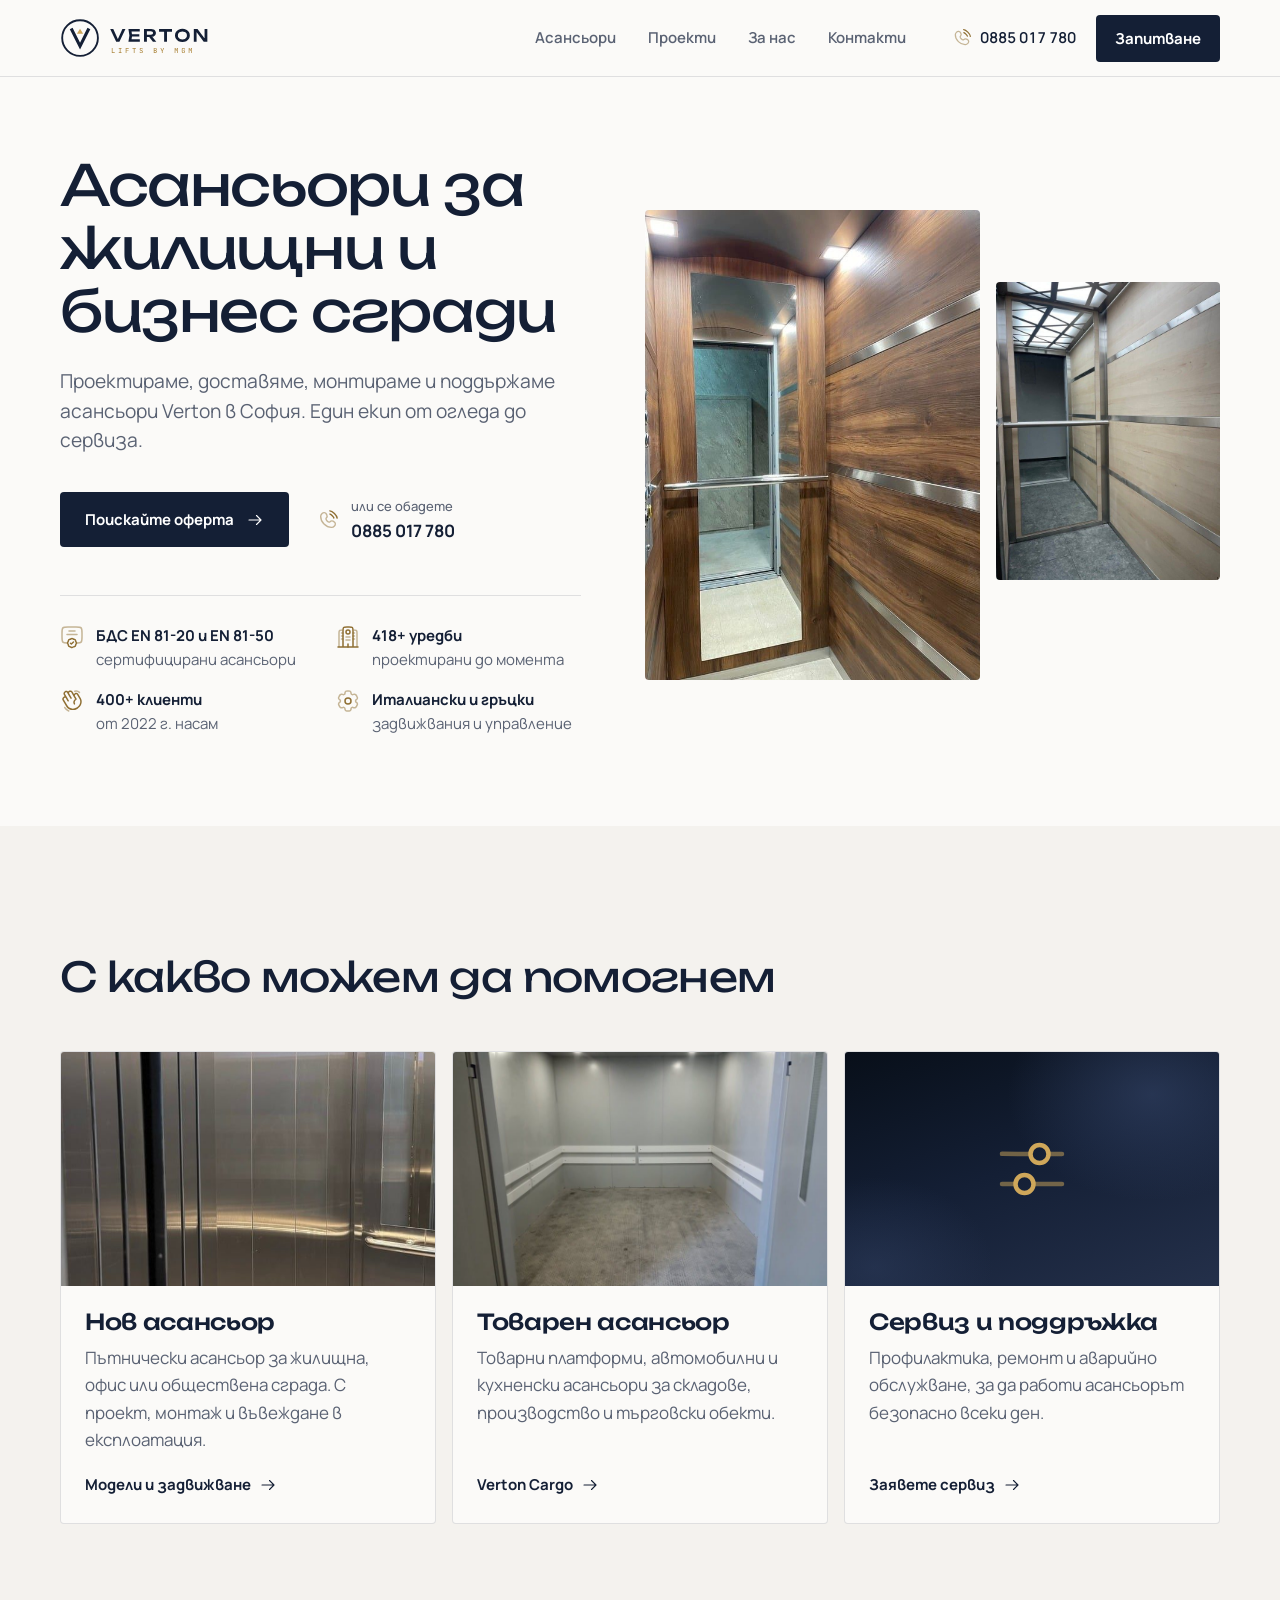
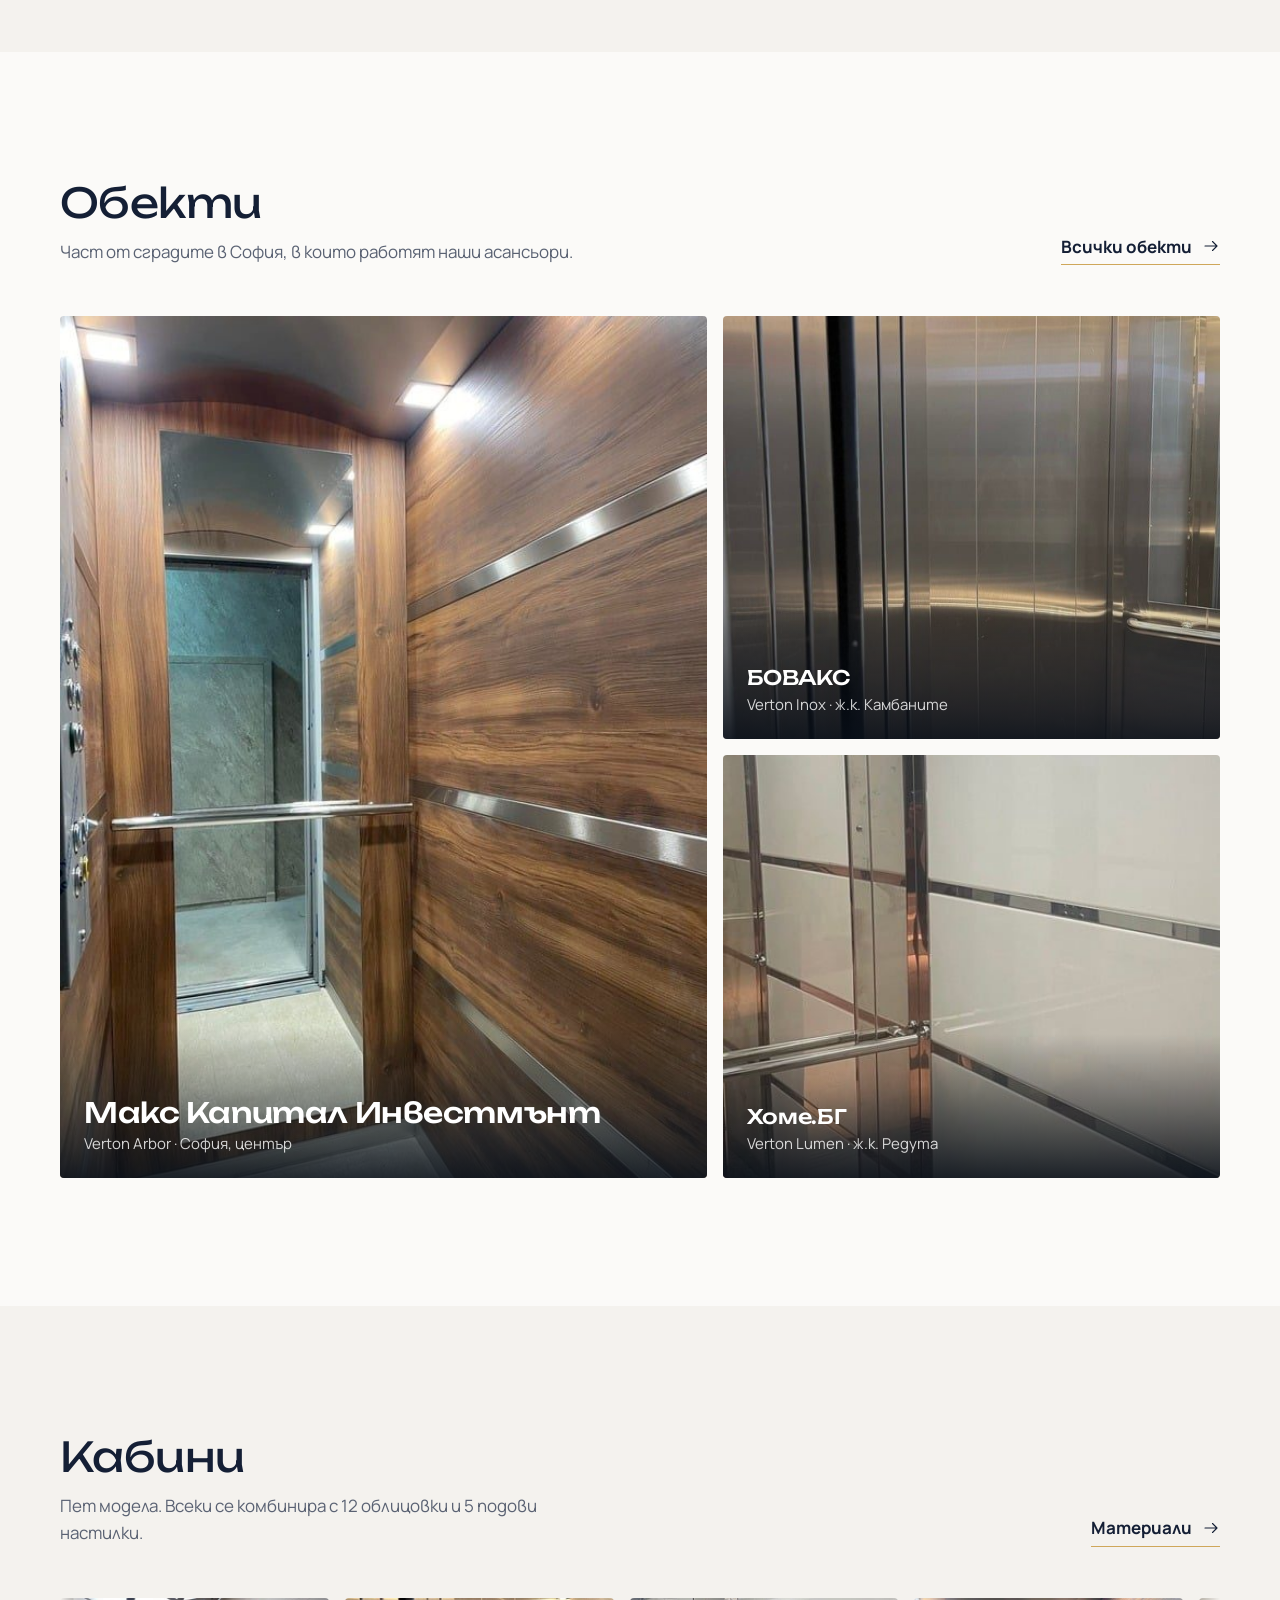
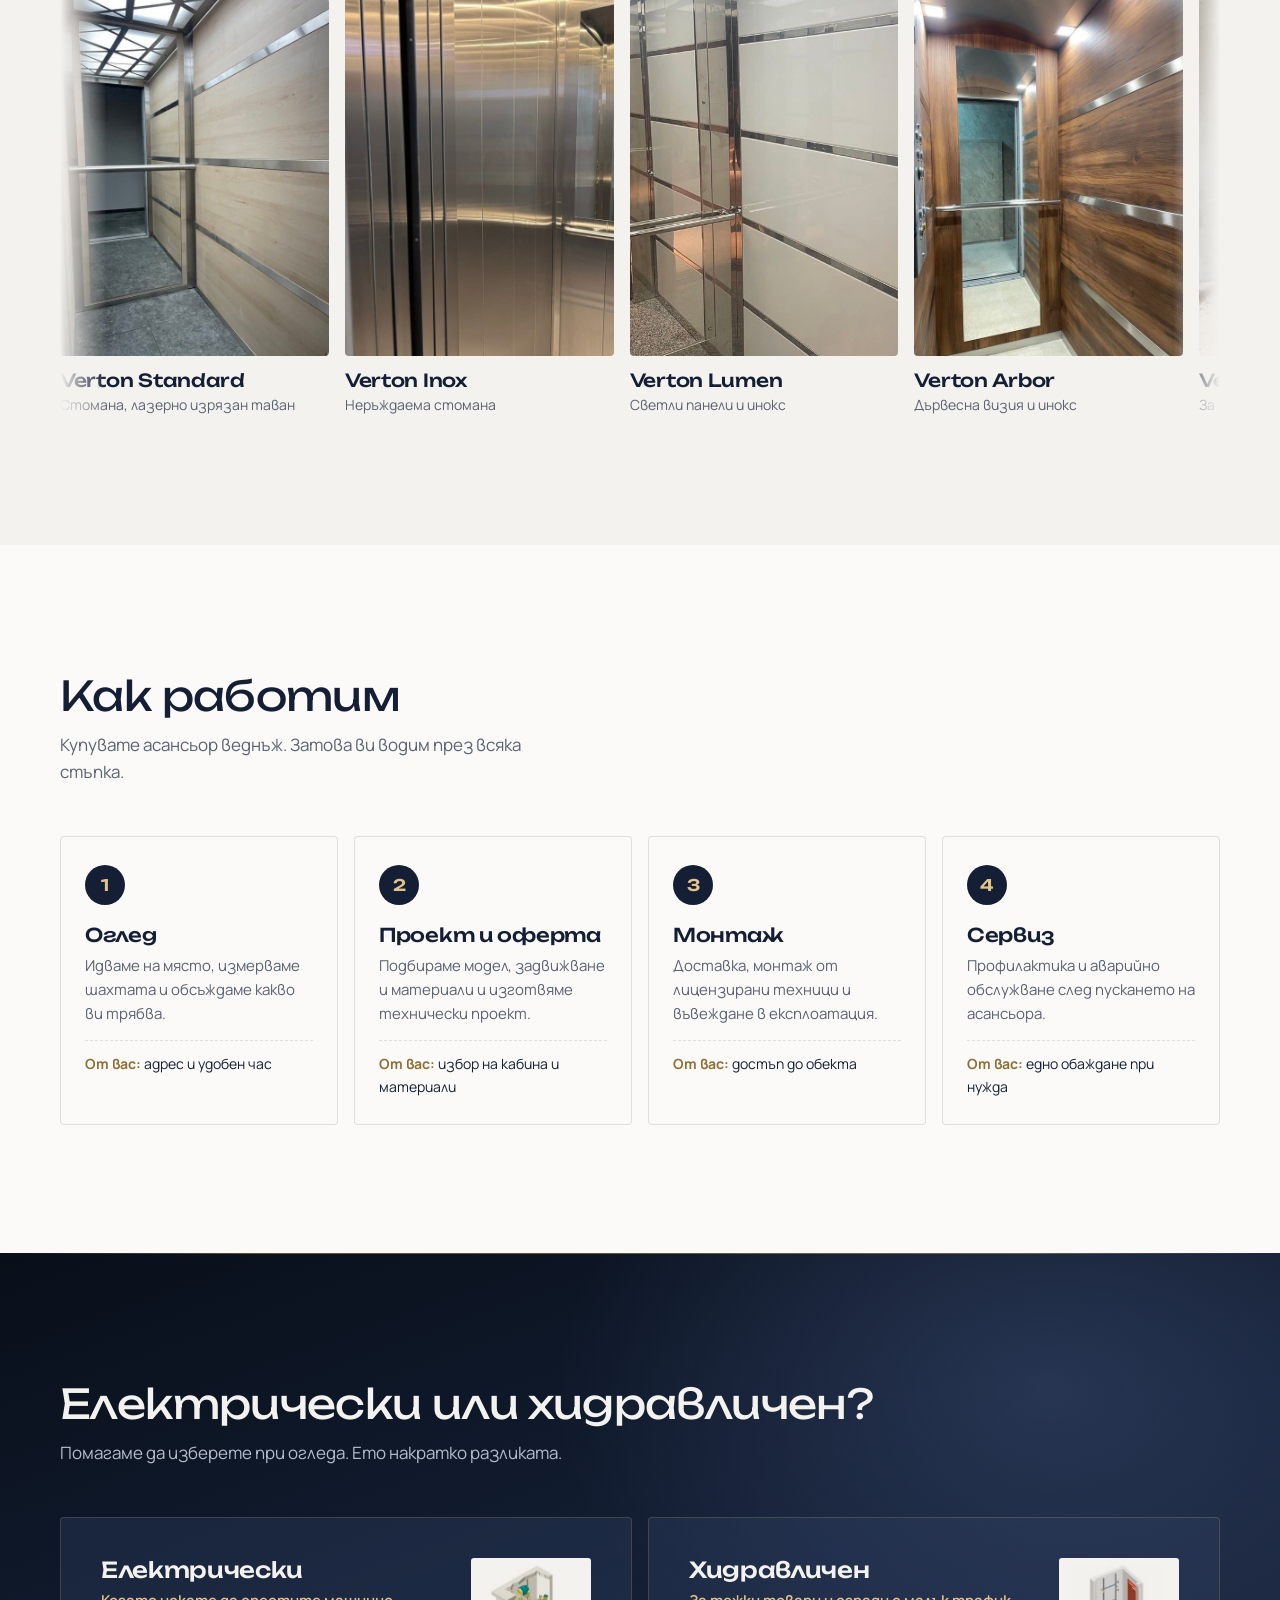
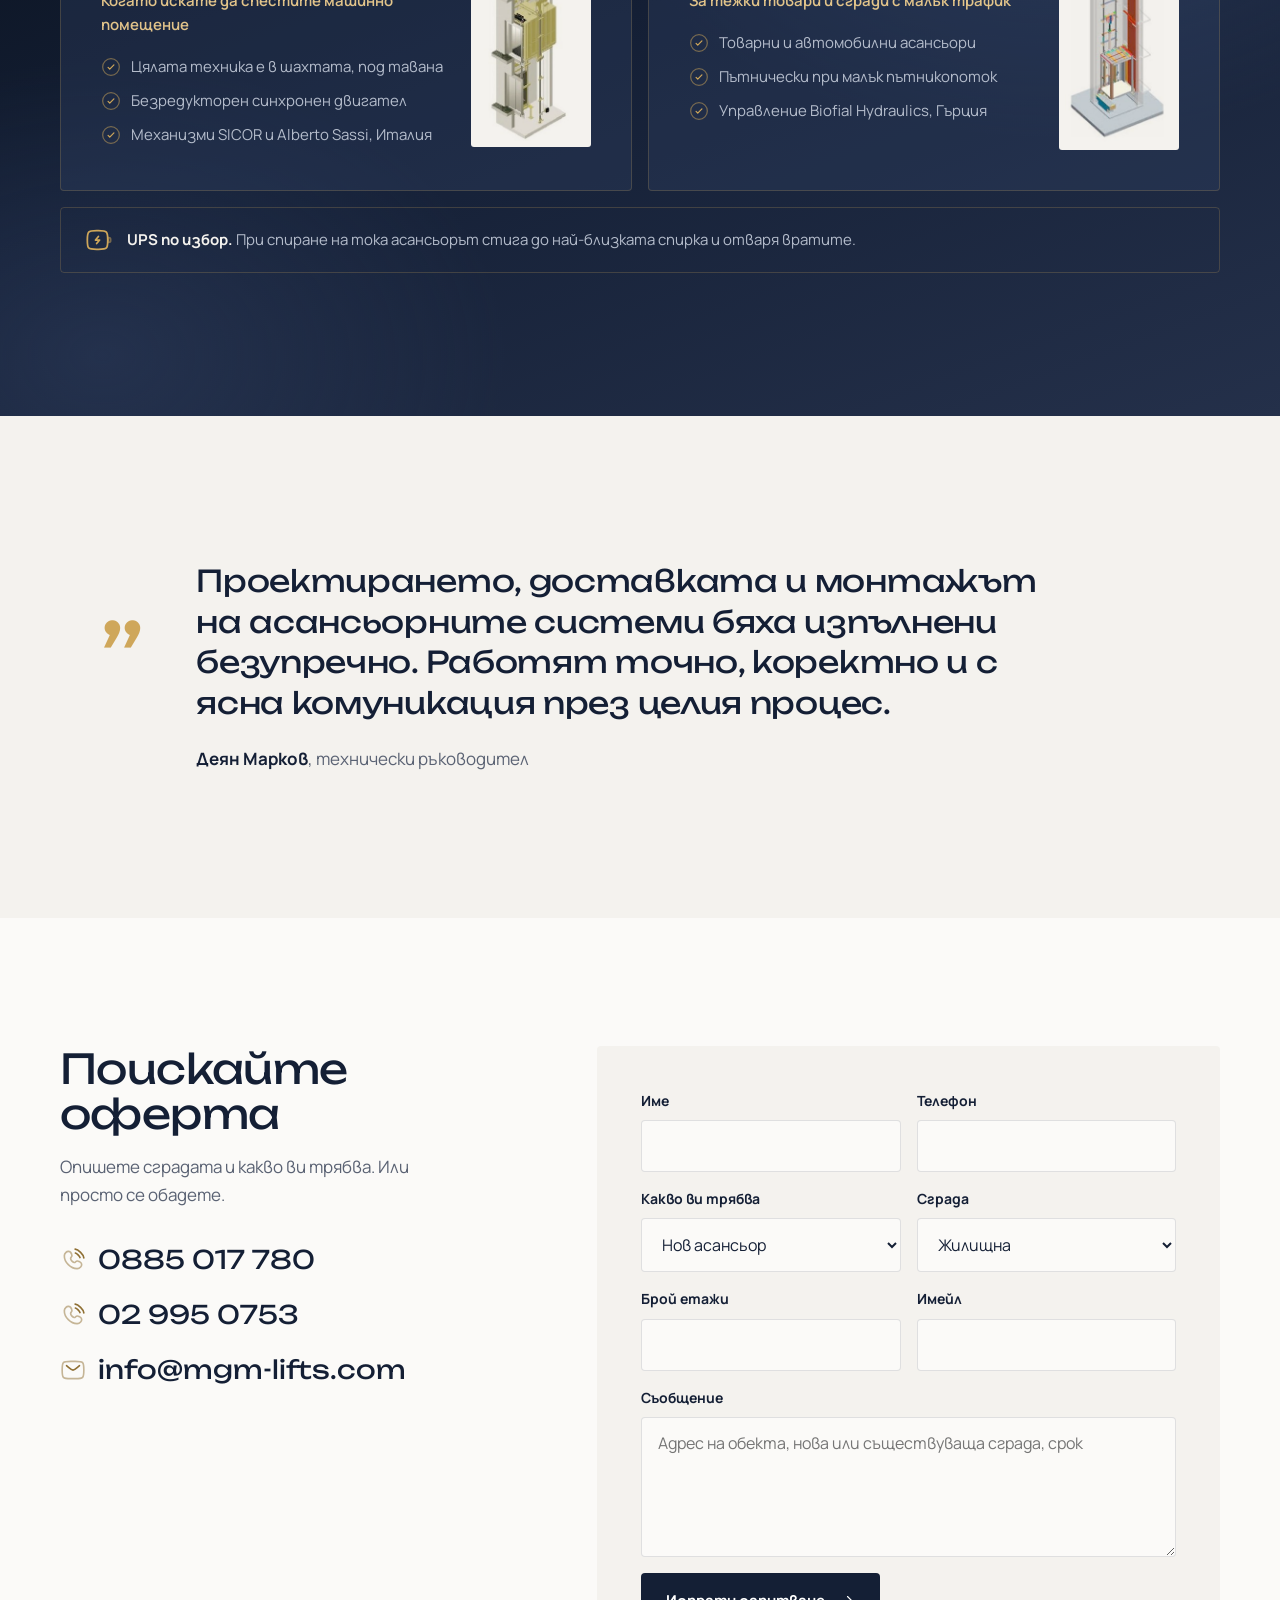
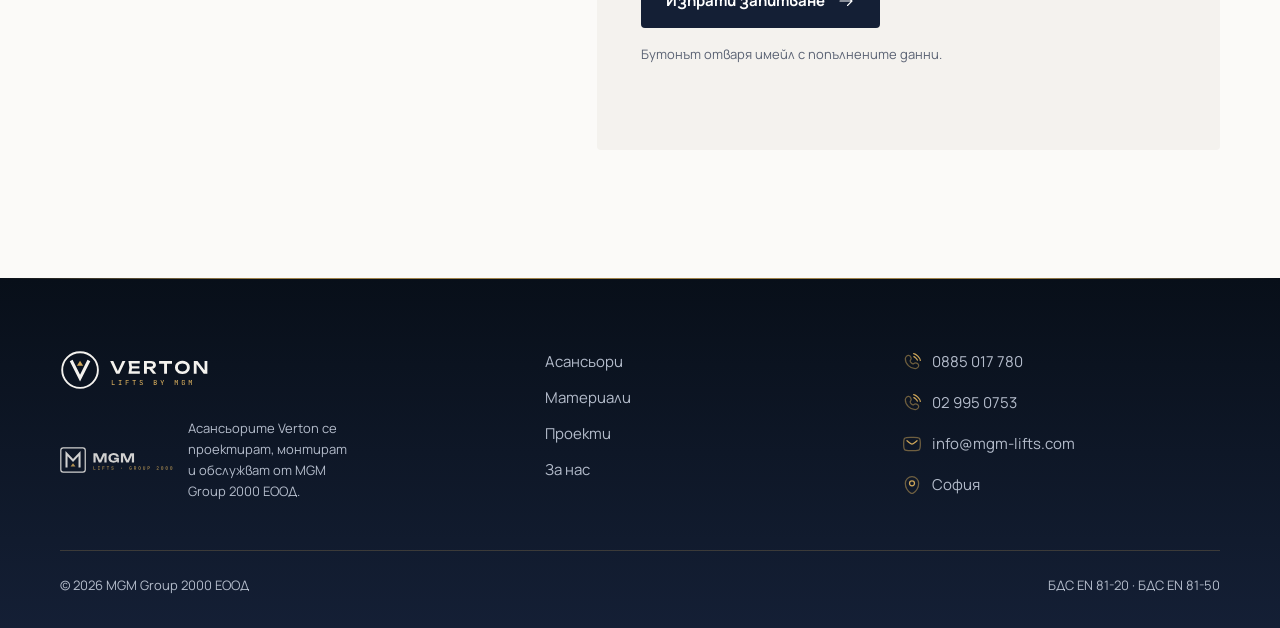
<file: index.html>
<!doctype html>
<html lang="bg">
<head>
  <meta charset="utf-8">
  <meta name="viewport" content="width=device-width, initial-scale=1">
  <title>Verton | Асансьори за жилищни и бизнес сгради в София</title>
  <meta name="description" content="Проектиране, доставка, монтаж и сервиз на пътнически и товарни асансьори Verton. Електрически без машинно помещение и хидравлични. София.">
  <meta name="theme-color" content="#141f35">
  <meta property="og:title" content="Verton | Асансьори за жилищни и бизнес сгради в София">
  <meta property="og:description" content="Проектиране, доставка, монтаж и сервиз на пътнически и товарни асансьори Verton. Електрически без машинно помещение и хидравлични. София.">
  <meta property="og:type" content="website">
  <meta property="og:image" content="assets/img/kabini/mg-4.jpg">
  <link rel="icon" href="assets/brand/favicon.svg" type="image/svg+xml">
  <link rel="preconnect" href="https://fonts.googleapis.com">
  <link rel="preconnect" href="https://fonts.gstatic.com" crossorigin>
  <link href="https://fonts.googleapis.com/css2?family=Manrope:wght@400;500;600;700&family=Unbounded:wght@400;500&display=swap" rel="stylesheet">
  <link rel="stylesheet" href="assets/css/style.css">
</head>
<body>
  <a class="skip-link" href="#main">Към съдържанието</a>
  <header class="site-header">
    <div class="wrap">
      <a class="brand" href="index.html" aria-label="Verton, начало"><img src="assets/brand/verton-dark.svg" alt="Verton" width="241" height="64"></a>
      <nav class="nav" id="nav" aria-label="Основна навигация">
        <a href="asansiori.html">Асансьори</a>
        <a href="proekti.html">Проекти</a>
        <a href="za-nas.html">За нас</a>
        <a href="kontakti.html">Контакти</a>
        <a class="btn nav-mobile-cta" href="index.html#zapitvane">Запитване</a>
      </nav>
      <div class="header-cta">
        <a class="header-phone" href="tel:+359885017780"><svg class="ic" viewBox="0 0 24 24" aria-hidden="true"><g fill="none" stroke="currentColor" stroke-linecap="round" stroke-width="1.5"><path d="M14 2s2.2.2 5 3s3 5 3 5m-7.793-4.464s.99.282 2.475 1.767s1.768 2.475 1.768 2.475"/><path d="m10.038 5.316l.649 1.163c.585 1.05.35 2.426-.572 3.349q0 0 0 0s-1.12 1.119.91 3.148c2.027 2.027 3.146.91 3.147.91q0 0 0 0c.923-.923 2.3-1.158 3.349-.573l1.163.65c1.585.884 1.772 3.106.379 4.5c-.837.836-1.863 1.488-2.996 1.53c-1.908.073-5.149-.41-8.4-3.66c-3.25-3.251-3.733-6.492-3.66-8.4c.043-1.133.694-2.159 1.53-2.996c1.394-1.393 3.616-1.206 4.5.38Z" opacity=".5"/></g></svg><span>0885 017 780</span></a>
        <a class="btn btn-primary" href="index.html#zapitvane">Запитване</a>
      </div>
      <button class="nav-toggle" type="button" aria-controls="nav" aria-expanded="false" aria-label="Меню"><span></span></button>
    </div>
  </header>

  <main id="main">
    <section class="intro">
      <div class="wrap intro-grid">
        <div>
          <h1>Асансьори за жилищни и бизнес сгради</h1>
          <p class="lead">Проектираме, доставяме, монтираме и поддържаме асансьори Verton в София. Един екип от огледа до сервиза.</p>
          <div class="intro-actions">
            <a class="btn btn-primary" href="#zapitvane">Поискайте оферта <svg class="ic" viewBox="0 0 24 24" aria-hidden="true"><path fill="none" stroke="currentColor" stroke-linecap="round" stroke-linejoin="round" stroke-width="1.5" d="M4 12h16m0 0l-6-6m6 6l-6 6"/></svg></a>
            <a class="call" href="tel:+359885017780"><svg class="ic" viewBox="0 0 24 24" aria-hidden="true"><g fill="none" stroke="currentColor" stroke-linecap="round" stroke-width="1.5"><path d="M14 2s2.2.2 5 3s3 5 3 5m-7.793-4.464s.99.282 2.475 1.767s1.768 2.475 1.768 2.475"/><path d="m10.038 5.316l.649 1.163c.585 1.05.35 2.426-.572 3.349q0 0 0 0s-1.12 1.119.91 3.148c2.027 2.027 3.146.91 3.147.91q0 0 0 0c.923-.923 2.3-1.158 3.349-.573l1.163.65c1.585.884 1.772 3.106.379 4.5c-.837.836-1.863 1.488-2.996 1.53c-1.908.073-5.149-.41-8.4-3.66c-3.25-3.251-3.733-6.492-3.66-8.4c.043-1.133.694-2.159 1.53-2.996c1.394-1.393 3.616-1.206 4.5.38Z" opacity=".5"/></g></svg><span><small>или се обадете</small><b>0885 017 780</b></span></a>
          </div>
          <ul class="facts-row">
            <li><svg class="ic" viewBox="0 0 24 24" aria-hidden="true"><g fill="none" stroke="currentColor" stroke-width="1.5"><path d="M7 17.998c-2.175-.012-3.353-.108-4.121-.877C2 16.243 2 14.828 2 12V8c0-2.828 0-4.243.879-5.121C3.757 2 5.172 2 8 2h8c2.828 0 4.243 0 5.121.879C22 3.757 22 5.172 22 8v4c0 2.828 0 4.243-.879 5.121c-.73.73-1.829.854-3.801.875l-.82.002" opacity=".5"/><path stroke-linecap="round" d="M9 6h6M7 9.5h10" opacity=".5"/><path d="M10.89 13.945a1.71 1.71 0 0 1 2.22 0c.273.234.614.375.973.404a1.71 1.71 0 0 1 1.569 1.568c.028.36.17.7.403.974a1.71 1.71 0 0 1 0 2.218a1.7 1.7 0 0 0-.403.974a1.71 1.71 0 0 1-1.57 1.569a1.7 1.7 0 0 0-.973.403a1.71 1.71 0 0 1-2.218 0a1.7 1.7 0 0 0-.974-.404a1.71 1.71 0 0 1-1.568-1.568a1.7 1.7 0 0 0-.404-.974a1.71 1.71 0 0 1 0-2.218a1.7 1.7 0 0 0 .404-.974a1.71 1.71 0 0 1 1.568-1.568c.36-.029.7-.17.974-.404Z"/><path stroke-linecap="round" stroke-linejoin="round" d="m10.5 18.2l.857.8l2.143-2"/></g></svg><span><b>БДС EN 81-20 и EN 81-50</b><br>сертифицирани асансьори</span></li>
            <li><svg class="ic" viewBox="0 0 24 24" aria-hidden="true"><g fill="none" stroke="currentColor" stroke-width="1.5"><path stroke-linecap="round" d="M22 22H2"/><path d="M17 22V6c0-1.886 0-2.828-.586-3.414S14.886 2 13 2h-2c-1.886 0-2.828 0-3.414.586S7 4.114 7 6v16"/><path d="M21 22V8.5c0-1.404 0-2.107-.337-2.611a2 2 0 0 0-.552-.552C19.607 5 18.904 5 17.5 5M3 22V8.5c0-1.404 0-2.107.337-2.611a2 2 0 0 1 .552-.552C4.393 5 5.096 5 6.5 5" opacity=".5"/><path stroke-linecap="round" d="M12 22v-3"/><path stroke-linecap="round" d="M10 12h4m-8.5-1H7m-1.5 3H7m10-3h1.5M17 14h1.5m-13-6H7m10 0h1.5M10 15h4" opacity=".5"/><circle cx="12" cy="7" r="2"/></g></svg><span><b>418+ уредби</b><br>проектирани до момента</span></li>
            <li><svg class="ic" viewBox="0 0 24 24" aria-hidden="true"><g fill="none"><path stroke="currentColor" stroke-linecap="round" stroke-width="1.5" d="M8.784 22c-1.685-.752-3.077-1.924-3.992-3.493M14.825 2.186c1.677-.477 3.408-.023 4.617 1.211" opacity=".5"/><path fill="currentColor" d="m4.01 8.367l-.372-.652zm2.492.5l.648-.377zm-3.3 1.886l-.647.378zm4.495-7.38l.648-.378zm.842 1.443l-.648.378zm1.877 4.71a.75.75 0 0 0 1.296-.756zm-2.878 2.607a.75.75 0 1 0 1.296-.756zm-3.14-6.875l-.648.378zm7.44-2.327l.648-.378zm2.526 4.33l.648-.377zm1.683 2.888l.373.651a.75.75 0 0 0 .275-1.029zm1.616-4.773l-.648.378zm2.526 4.331l.648-.378zM6.99 17.25l.648-.378zm9.967 2.003l-.373-.65zM13.784 15.3a.75.75 0 0 0 1.296-.756zM4.383 9.018c.633-.362 1.257-.14 1.471.227L7.15 8.49c-.716-1.228-2.323-1.454-3.512-.775zm-.745-1.303c-1.19.681-1.803 2.182-1.083 3.416l1.296-.756c-.21-.36-.1-.996.532-1.357zM7.05 3.75l.842 1.444l1.296-.756l-.842-1.443zm.842 1.444l2.525 4.331l1.296-.755l-2.525-4.332zm.943 6.183L7.15 8.49l-1.296.755l1.684 2.888zM7.15 8.49L5.045 4.88l-1.295.756l2.104 3.61zM5.577 3.523c.634-.362 1.258-.14 1.472.227l1.296-.755C7.629 1.767 6.022 1.54 4.833 2.22zM4.833 2.22c-1.19.681-1.803 2.182-1.083 3.416l1.295-.756c-.21-.36-.099-.996.532-1.357zm6.357 1.088l2.526 4.332l1.296-.756l-2.526-4.331zm2.526 4.332l1.684 2.887l1.295-.756l-1.683-2.887zM9.719 3.08c.633-.361 1.257-.139 1.471.228l1.296-.755c-.716-1.228-2.323-1.454-3.512-.774zm-.745-1.3c-1.19.68-1.803 2.181-1.083 3.415l1.296-.756c-.21-.36-.1-.996.532-1.357zm8.041 3.975l2.526 4.331l1.296-.756L18.31 5zm-1.471-.228c.633-.362 1.257-.14 1.471.228l1.296-.756c-.716-1.227-2.323-1.453-3.512-.774zm-.745-1.302c-1.19.68-1.803 2.182-1.083 3.416l1.296-.756c-.21-.36-.1-.997.532-1.358zM2.555 11.131l3.788 6.497l1.296-.756l-3.788-6.497zm14.03 7.471c-3.367 1.924-7.337 1.029-8.946-1.73l-1.296.756c2.111 3.62 7.065 4.518 10.987 2.276zm2.956-8.517c1.605 2.753.41 6.594-2.956 8.517l.745 1.302c3.924-2.242 5.621-6.949 3.507-10.575zm-4.461 4.46c-.675-1.159-.203-2.863 1.34-3.745l-.745-1.302c-2.102 1.201-3.075 3.77-1.891 5.802z"/></g></svg><span><b>400+ клиенти</b><br>от 2022 г. насам</span></li>
            <li><svg class="ic" viewBox="0 0 24 24" aria-hidden="true"><g fill="none" stroke="currentColor" stroke-width="1.5"><circle cx="12" cy="12" r="3"/><path d="M13.765 2.152C13.398 2 12.932 2 12 2s-1.398 0-1.765.152a2 2 0 0 0-1.083 1.083c-.092.223-.129.484-.143.863a1.62 1.62 0 0 1-.79 1.353a1.62 1.62 0 0 1-1.567.008c-.336-.178-.579-.276-.82-.308a2 2 0 0 0-1.478.396C4.04 5.79 3.806 6.193 3.34 7s-.7 1.21-.751 1.605a2 2 0 0 0 .396 1.479c.148.192.355.353.676.555c.473.297.777.803.777 1.361s-.304 1.064-.777 1.36c-.321.203-.529.364-.676.556a2 2 0 0 0-.396 1.479c.052.394.285.798.75 1.605c.467.807.7 1.21 1.015 1.453a2 2 0 0 0 1.479.396c.24-.032.483-.13.819-.308a1.62 1.62 0 0 1 1.567.008c.483.28.77.795.79 1.353c.014.38.05.64.143.863a2 2 0 0 0 1.083 1.083C10.602 22 11.068 22 12 22s1.398 0 1.765-.152a2 2 0 0 0 1.083-1.083c.092-.223.129-.483.143-.863c.02-.558.307-1.074.79-1.353a1.62 1.62 0 0 1 1.567-.008c.336.178.579.276.819.308a2 2 0 0 0 1.479-.396c.315-.242.548-.646 1.014-1.453s.7-1.21.751-1.605a2 2 0 0 0-.396-1.479c-.148-.192-.355-.353-.676-.555A1.62 1.62 0 0 1 19.562 12c0-.558.304-1.064.777-1.36c.321-.203.529-.364.676-.556a2 2 0 0 0 .396-1.479c-.052-.394-.285-.798-.75-1.605c-.467-.807-.7-1.21-1.015-1.453a2 2 0 0 0-1.479-.396c-.24.032-.483.13-.82.308a1.62 1.62 0 0 1-1.566-.008a1.62 1.62 0 0 1-.79-1.353c-.014-.38-.05-.64-.143-.863a2 2 0 0 0-1.083-1.083Z" opacity=".5"/></g></svg><span><b>Италиански и гръцки</b><br>задвижвания и управление</span></li>
          </ul>
        </div>
        <div class="intro-photos">
          <figure><img src="assets/img/kabini/mg-4.jpg" alt="Кабина Verton Arbor с дървесни панели" width="600" height="800" fetchpriority="high"></figure>
          <figure><img src="assets/img/kabini/standard.jpg" alt="Кабина Verton Standard" width="600" height="800"></figure>
        </div>
      </div>
    </section>

    <section class="section bone">
      <div class="wrap">
        <div class="sec-title"><div><h2>С какво можем да помогнем</h2></div></div>
        <div class="needs">
          <a class="need" href="asansiori.html">
            <figure><img src="assets/img/kabini/inox.jpg" alt="" loading="lazy"></figure>
            <div class="need-body"><h3>Нов асансьор</h3><p>Пътнически асансьор за жилищна, офис или обществена сграда. С проект, монтаж и въвеждане в експлоатация.</p><span class="go">Модели и задвижване <svg class="ic" viewBox="0 0 24 24" aria-hidden="true"><path fill="none" stroke="currentColor" stroke-linecap="round" stroke-linejoin="round" stroke-width="1.5" d="M4 12h16m0 0l-6-6m6 6l-6 6"/></svg></span></div>
          </a>
          <a class="need" href="asansiori.html#cargo">
            <figure><img src="assets/img/kabini/tovarna-kabina.jpg" alt="" loading="lazy"></figure>
            <div class="need-body"><h3>Товарен асансьор</h3><p>Товарни платформи, автомобилни и кухненски асансьори за складове, производство и търговски обекти.</p><span class="go">Verton Cargo <svg class="ic" viewBox="0 0 24 24" aria-hidden="true"><path fill="none" stroke="currentColor" stroke-linecap="round" stroke-linejoin="round" stroke-width="1.5" d="M4 12h16m0 0l-6-6m6 6l-6 6"/></svg></span></div>
          </a>
          <a class="need" href="index.html?tema=Сервиз#zapitvane">
            <div class="need-icon"><svg class="ic" viewBox="0 0 24 24" aria-hidden="true"><g fill="none" stroke="currentColor" stroke-width="1.5"><path d="M9.5 14a3 3 0 1 1 0 6a3 3 0 0 1 0-6Zm5-10a3 3 0 1 0 0 6a3 3 0 0 0 0-6Z"/><path stroke-linecap="round" d="M13 17h9M11 7l-9-.042M2 17h4M22 7h-4" opacity=".5"/></g></svg></div>
            <div class="need-body"><h3>Сервиз и поддръжка</h3><p>Профилактика, ремонт и аварийно обслужване, за да работи асансьорът безопасно всеки ден.</p><span class="go">Заявете сервиз <svg class="ic" viewBox="0 0 24 24" aria-hidden="true"><path fill="none" stroke="currentColor" stroke-linecap="round" stroke-linejoin="round" stroke-width="1.5" d="M4 12h16m0 0l-6-6m6 6l-6 6"/></svg></span></div>
          </a>
        </div>
      </div>
    </section>

    <section class="section">
      <div class="wrap">
        <div class="sec-title">
          <div><h2>Обекти</h2><p>Част от сградите в София, в които работят наши асансьори.</p></div>
          <a class="more" href="proekti.html">Всички обекти <svg class="ic" viewBox="0 0 24 24" aria-hidden="true"><path fill="none" stroke="currentColor" stroke-linecap="round" stroke-linejoin="round" stroke-width="1.5" d="M4 12h16m0 0l-6-6m6 6l-6 6"/></svg></a>
        </div>
        <div class="works">
          <a class="work" href="proekti.html"><img src="assets/img/kabini/mg-4.jpg" alt="Кабина Verton Arbor" loading="lazy"><div class="work-info"><h3>Макс Капитал Инвестмънт</h3><p>Verton Arbor · София, център</p></div></a>
          <a class="work" href="proekti.html"><img src="assets/img/kabini/inox.jpg" alt="Кабина Verton Inox" loading="lazy"><div class="work-info"><h3>БОВАКС</h3><p>Verton Inox · ж.к. Камбаните</p></div></a>
          <a class="work" href="proekti.html"><img src="assets/img/kabini/mg-3.jpg" alt="Кабина Verton Lumen" loading="lazy"><div class="work-info"><h3>Хоме.БГ</h3><p>Verton Lumen · ж.к. Редута</p></div></a>
        </div>
      </div>
    </section>

    <section class="section bone">
      <div class="wrap">
        <div class="sec-title">
          <div><h2>Кабини</h2><p>Пет модела. Всеки се комбинира с 12 облицовки и 5 подови настилки.</p></div>
          <a class="more" href="asansiori.html#materiali">Материали <svg class="ic" viewBox="0 0 24 24" aria-hidden="true"><path fill="none" stroke="currentColor" stroke-linecap="round" stroke-linejoin="round" stroke-width="1.5" d="M4 12h16m0 0l-6-6m6 6l-6 6"/></svg></a>
        </div>
        <div class="models-big" data-marquee>
          <a href="asansiori.html#standard"><figure><img src="assets/img/kabini/standard.jpg" alt="Кабина Verton Standard" loading="lazy"></figure><h3>Verton Standard</h3><p>Стомана, лазерно изрязан таван</p></a>
          <a href="asansiori.html#inox"><figure><img src="assets/img/kabini/inox.jpg" alt="Кабина Verton Inox" loading="lazy"></figure><h3>Verton Inox</h3><p>Неръждаема стомана</p></a>
          <a href="asansiori.html#lumen"><figure><img src="assets/img/kabini/mg-3.jpg" alt="Кабина Verton Lumen" loading="lazy"></figure><h3>Verton Lumen</h3><p>Светли панели и инокс</p></a>
          <a href="asansiori.html#arbor"><figure><img src="assets/img/kabini/mg-4.jpg" alt="Кабина Verton Arbor" loading="lazy"></figure><h3>Verton Arbor</h3><p>Дървесна визия и инокс</p></a>
          <a href="asansiori.html#cargo"><figure><img src="assets/img/kabini/tovarna-vrati.jpg" alt="Товарна платформа Verton Cargo" loading="lazy"></figure><h3>Verton Cargo</h3><p>За складове и производство</p></a>
        </div>
      </div>
    </section>

    <section class="section">
      <div class="wrap">
        <div class="sec-title"><div><h2>Как работим</h2><p>Купувате асансьор веднъж. Затова ви водим през всяка стъпка.</p></div></div>
        <ol class="steps">
          <li><h3>Оглед</h3><p>Идваме на място, измерваме шахтата и обсъждаме какво ви трябва.</p><span class="you"><b>От вас:</b> адрес и удобен час</span></li>
          <li><h3>Проект и оферта</h3><p>Подбираме модел, задвижване и материали и изготвяме технически проект.</p><span class="you"><b>От вас:</b> избор на кабина и материали</span></li>
          <li><h3>Монтаж</h3><p>Доставка, монтаж от лицензирани техници и въвеждане в експлоатация.</p><span class="you"><b>От вас:</b> достъп до обекта</span></li>
          <li><h3>Сервиз</h3><p>Профилактика и аварийно обслужване след пускането на асансьора.</p><span class="you"><b>От вас:</b> едно обаждане при нужда</span></li>
        </ol>
      </div>
    </section>

    <section class="section dark">
      <div class="wrap">
        <div class="sec-title"><div><h2>Електрически или хидравличен?</h2><p>Помагаме да изберете при огледа. Ето накратко разликата.</p></div></div>
        <div class="choose">
          <div>
            <div>
              <h3>Електрически</h3>
              <p class="sub">Когато искате да спестите машинно помещение</p>
              <ul>
                <li><svg class="ic" viewBox="0 0 24 24" aria-hidden="true"><g fill="none" stroke="currentColor" stroke-width="1.5"><circle cx="12" cy="12" r="10" opacity=".5"/><path stroke-linecap="round" stroke-linejoin="round" d="m8.5 12.5l2 2l5-5"/></g></svg>Цялата техника е в шахтата, под тавана</li>
                <li><svg class="ic" viewBox="0 0 24 24" aria-hidden="true"><g fill="none" stroke="currentColor" stroke-width="1.5"><circle cx="12" cy="12" r="10" opacity=".5"/><path stroke-linecap="round" stroke-linejoin="round" d="m8.5 12.5l2 2l5-5"/></g></svg>Безредукторен синхронен двигател</li>
                <li><svg class="ic" viewBox="0 0 24 24" aria-hidden="true"><g fill="none" stroke="currentColor" stroke-width="1.5"><circle cx="12" cy="12" r="10" opacity=".5"/><path stroke-linecap="round" stroke-linejoin="round" d="m8.5 12.5l2 2l5-5"/></g></svg>Механизми SICOR и Alberto Sassi, Италия</li>
              </ul>
            </div>
            <figure><img src="assets/img/tehnika/bez-mashinno.jpg" alt="Схема на електрически асансьор без машинно помещение" loading="lazy"></figure>
          </div>
          <div>
            <div>
              <h3>Хидравличен</h3>
              <p class="sub">За тежки товари и сгради с малък трафик</p>
              <ul>
                <li><svg class="ic" viewBox="0 0 24 24" aria-hidden="true"><g fill="none" stroke="currentColor" stroke-width="1.5"><circle cx="12" cy="12" r="10" opacity=".5"/><path stroke-linecap="round" stroke-linejoin="round" d="m8.5 12.5l2 2l5-5"/></g></svg>Товарни и автомобилни асансьори</li>
                <li><svg class="ic" viewBox="0 0 24 24" aria-hidden="true"><g fill="none" stroke="currentColor" stroke-width="1.5"><circle cx="12" cy="12" r="10" opacity=".5"/><path stroke-linecap="round" stroke-linejoin="round" d="m8.5 12.5l2 2l5-5"/></g></svg>Пътнически при малък пътникопоток</li>
                <li><svg class="ic" viewBox="0 0 24 24" aria-hidden="true"><g fill="none" stroke="currentColor" stroke-width="1.5"><circle cx="12" cy="12" r="10" opacity=".5"/><path stroke-linecap="round" stroke-linejoin="round" d="m8.5 12.5l2 2l5-5"/></g></svg>Управление Biofial Hydraulics, Гърция</li>
              </ul>
            </div>
            <figure><img src="assets/img/tehnika/hidravlichen.jpg" alt="Схема на хидравличен асансьор" loading="lazy"></figure>
          </div>
        </div>
        <p class="choose-note"><svg class="ic" viewBox="0 0 24 24" aria-hidden="true"><g fill="none" stroke="currentColor" stroke-width="1.5"><path d="M2 12c0-3.771 0-5.657 1.172-6.828S6.229 4 10 4h1.5c3.771 0 5.657 0 6.828 1.172S19.5 8.229 19.5 12s0 5.657-1.172 6.828S15.271 20 11.5 20H10c-3.771 0-5.657 0-6.828-1.172S2 15.771 2 12Z"/><path d="M20 10c.943 0 1.414 0 1.707.293S22 11.057 22 12s0 1.414-.293 1.707S20.943 14 20 14z" opacity=".5"/><path stroke-linecap="round" stroke-linejoin="round" d="M11.5 9L9 12h3.5L10 15"/></g></svg><span><b>UPS по избор.</b> При спиране на тока асансьорът стига до най-близката спирка и отваря вратите.</span></p>
      </div>
    </section>

    <section class="section bone">
      <div class="wrap">
        <figure class="quote">
          <span class="qmark" aria-hidden="true">„</span>
          <div>
            <blockquote>Проектирането, доставката и монтажът на асансьорните системи бяха изпълнени безупречно. Работят точно, коректно и с ясна комуникация през целия процес.</blockquote>
            <figcaption><b>Деян Марков</b>, технически ръководител</figcaption>
          </div>
        </figure>
      </div>
    </section>

    <section class="section" id="zapitvane">
      <div class="wrap ask">
        <div>
          <h2>Поискайте оферта</h2>
          <p>Опишете сградата и какво ви трябва. Или просто се обадете.</p>
          <div class="ask-phones">
            <a href="tel:+359885017780"><svg class="ic" viewBox="0 0 24 24" aria-hidden="true"><g fill="none" stroke="currentColor" stroke-linecap="round" stroke-width="1.5"><path d="M14 2s2.2.2 5 3s3 5 3 5m-7.793-4.464s.99.282 2.475 1.767s1.768 2.475 1.768 2.475"/><path d="m10.038 5.316l.649 1.163c.585 1.05.35 2.426-.572 3.349q0 0 0 0s-1.12 1.119.91 3.148c2.027 2.027 3.146.91 3.147.91q0 0 0 0c.923-.923 2.3-1.158 3.349-.573l1.163.65c1.585.884 1.772 3.106.379 4.5c-.837.836-1.863 1.488-2.996 1.53c-1.908.073-5.149-.41-8.4-3.66c-3.25-3.251-3.733-6.492-3.66-8.4c.043-1.133.694-2.159 1.53-2.996c1.394-1.393 3.616-1.206 4.5.38Z" opacity=".5"/></g></svg>0885 017 780</a>
            <a href="tel:+35929950753"><svg class="ic" viewBox="0 0 24 24" aria-hidden="true"><g fill="none" stroke="currentColor" stroke-linecap="round" stroke-width="1.5"><path d="M14 2s2.2.2 5 3s3 5 3 5m-7.793-4.464s.99.282 2.475 1.767s1.768 2.475 1.768 2.475"/><path d="m10.038 5.316l.649 1.163c.585 1.05.35 2.426-.572 3.349q0 0 0 0s-1.12 1.119.91 3.148c2.027 2.027 3.146.91 3.147.91q0 0 0 0c.923-.923 2.3-1.158 3.349-.573l1.163.65c1.585.884 1.772 3.106.379 4.5c-.837.836-1.863 1.488-2.996 1.53c-1.908.073-5.149-.41-8.4-3.66c-3.25-3.251-3.733-6.492-3.66-8.4c.043-1.133.694-2.159 1.53-2.996c1.394-1.393 3.616-1.206 4.5.38Z" opacity=".5"/></g></svg>02 995 0753</a>
            <a href="mailto:info@mgm-lifts.com"><svg class="ic" viewBox="0 0 24 24" aria-hidden="true"><g fill="none" stroke="currentColor" stroke-width="1.5"><path d="M2 12c0-3.771 0-5.657 1.172-6.828S6.229 4 10 4h4c3.771 0 5.657 0 6.828 1.172S22 8.229 22 12s0 5.657-1.172 6.828S17.771 20 14 20h-4c-3.771 0-5.657 0-6.828-1.172S2 15.771 2 12Z" opacity=".5"/><path stroke-linecap="round" d="m6 8l2.159 1.8c1.837 1.53 2.755 2.295 3.841 2.295s2.005-.765 3.841-2.296L18 8"/></g></svg>info@mgm-lifts.com</a>
          </div>
        </div>
        <form class="form" id="inquiry" data-to="info@mgm-lifts.com">
          <div class="field"><label for="f-name">Име</label><input id="f-name" name="name" type="text" autocomplete="name" required></div>
          <div class="field"><label for="f-phone">Телефон</label><input id="f-phone" name="phone" type="tel" autocomplete="tel" required></div>
          <div class="field">
            <label for="f-type">Какво ви трябва</label>
            <select id="f-type" name="type">
              <option>Нов асансьор</option>
              <option>Товарен асансьор</option>
              <option>Сервиз</option>
              <option>Друго</option>
            </select>
          </div>
          <div class="field">
            <label for="f-building">Сграда</label>
            <select id="f-building" name="building">
              <option>Жилищна</option>
              <option>Офис или търговска</option>
              <option>Склад или производство</option>
              <option>Друга</option>
            </select>
          </div>
          <div class="field"><label for="f-floors">Брой етажи</label><input id="f-floors" name="floors" type="number" min="1" max="60" inputmode="numeric"></div>
          <div class="field"><label for="f-email">Имейл</label><input id="f-email" name="email" type="email" autocomplete="email"></div>
          <div class="field full"><label for="f-msg">Съобщение</label><textarea id="f-msg" name="message" placeholder="Адрес на обекта, нова или съществуваща сграда, срок"></textarea></div>
          <button class="btn btn-primary" type="submit">Изпрати запитване <svg class="ic" viewBox="0 0 24 24" aria-hidden="true"><path fill="none" stroke="currentColor" stroke-linecap="round" stroke-linejoin="round" stroke-width="1.5" d="M4 12h16m0 0l-6-6m6 6l-6 6"/></svg></button>
          <p class="hint">Бутонът отваря имейл с попълнените данни.</p>
          <p class="form-status" role="status" aria-live="polite"></p>
        </form>
      </div>
    </section>
  </main>

  <a class="call-fab" href="tel:+359885017780"><svg class="ic" viewBox="0 0 24 24" aria-hidden="true"><g fill="none" stroke="currentColor" stroke-linecap="round" stroke-width="1.5"><path d="M14 2s2.2.2 5 3s3 5 3 5m-7.793-4.464s.99.282 2.475 1.767s1.768 2.475 1.768 2.475"/><path d="m10.038 5.316l.649 1.163c.585 1.05.35 2.426-.572 3.349q0 0 0 0s-1.12 1.119.91 3.148c2.027 2.027 3.146.91 3.147.91q0 0 0 0c.923-.923 2.3-1.158 3.349-.573l1.163.65c1.585.884 1.772 3.106.379 4.5c-.837.836-1.863 1.488-2.996 1.53c-1.908.073-5.149-.41-8.4-3.66c-3.25-3.251-3.733-6.492-3.66-8.4c.043-1.133.694-2.159 1.53-2.996c1.394-1.393 3.616-1.206 4.5.38Z" opacity=".5"/></g></svg>Обадете се</a>

  <footer class="site-footer">
    <div class="wrap">
      <div class="footer-grid">
        <div>
          <a class="brand" href="index.html" aria-label="Verton, начало"><img src="assets/brand/verton-light.svg" alt="Verton" width="241" height="64"></a>
          <a class="footer-company" href="za-nas.html"><img src="assets/brand/logo-light.svg" alt="MGM Group 2000" width="280" height="64" loading="lazy"><span>Асансьорите Verton се проектират, монтират и обслужват от MGM Group 2000 ЕООД.</span></a>
        </div>
        <div>
          <ul>
            <li><a href="asansiori.html">Асансьори</a></li>
            <li><a href="asansiori.html#materiali">Материали</a></li>
            <li><a href="proekti.html">Проекти</a></li>
            <li><a href="za-nas.html">За нас</a></li>
          </ul>
        </div>
        <div>
          <ul>
            <li><a href="tel:+359885017780"><svg class="ic" viewBox="0 0 24 24" aria-hidden="true"><g fill="none" stroke="currentColor" stroke-linecap="round" stroke-width="1.5"><path d="M14 2s2.2.2 5 3s3 5 3 5m-7.793-4.464s.99.282 2.475 1.767s1.768 2.475 1.768 2.475"/><path d="m10.038 5.316l.649 1.163c.585 1.05.35 2.426-.572 3.349q0 0 0 0s-1.12 1.119.91 3.148c2.027 2.027 3.146.91 3.147.91q0 0 0 0c.923-.923 2.3-1.158 3.349-.573l1.163.65c1.585.884 1.772 3.106.379 4.5c-.837.836-1.863 1.488-2.996 1.53c-1.908.073-5.149-.41-8.4-3.66c-3.25-3.251-3.733-6.492-3.66-8.4c.043-1.133.694-2.159 1.53-2.996c1.394-1.393 3.616-1.206 4.5.38Z" opacity=".5"/></g></svg>0885 017 780</a></li>
            <li><a href="tel:+35929950753"><svg class="ic" viewBox="0 0 24 24" aria-hidden="true"><g fill="none" stroke="currentColor" stroke-linecap="round" stroke-width="1.5"><path d="M14 2s2.2.2 5 3s3 5 3 5m-7.793-4.464s.99.282 2.475 1.767s1.768 2.475 1.768 2.475"/><path d="m10.038 5.316l.649 1.163c.585 1.05.35 2.426-.572 3.349q0 0 0 0s-1.12 1.119.91 3.148c2.027 2.027 3.146.91 3.147.91q0 0 0 0c.923-.923 2.3-1.158 3.349-.573l1.163.65c1.585.884 1.772 3.106.379 4.5c-.837.836-1.863 1.488-2.996 1.53c-1.908.073-5.149-.41-8.4-3.66c-3.25-3.251-3.733-6.492-3.66-8.4c.043-1.133.694-2.159 1.53-2.996c1.394-1.393 3.616-1.206 4.5.38Z" opacity=".5"/></g></svg>02 995 0753</a></li>
            <li><a href="mailto:info@mgm-lifts.com"><svg class="ic" viewBox="0 0 24 24" aria-hidden="true"><g fill="none" stroke="currentColor" stroke-width="1.5"><path d="M2 12c0-3.771 0-5.657 1.172-6.828S6.229 4 10 4h4c3.771 0 5.657 0 6.828 1.172S22 8.229 22 12s0 5.657-1.172 6.828S17.771 20 14 20h-4c-3.771 0-5.657 0-6.828-1.172S2 15.771 2 12Z" opacity=".5"/><path stroke-linecap="round" d="m6 8l2.159 1.8c1.837 1.53 2.755 2.295 3.841 2.295s2.005-.765 3.841-2.296L18 8"/></g></svg>info@mgm-lifts.com</a></li>
            <li><span style="display:inline-flex;align-items:center;gap:10px"><svg class="ic" viewBox="0 0 24 24" aria-hidden="true"><g fill="none" stroke="currentColor" stroke-width="1.5"><path d="M4 10.143C4 5.646 7.582 2 12 2s8 3.646 8 8.143c0 4.462-2.553 9.67-6.537 11.531a3.45 3.45 0 0 1-2.926 0C6.553 19.812 4 14.606 4 10.144Z" opacity=".5"/><circle cx="12" cy="10" r="3"/></g></svg>София</span></li>
          </ul>
        </div>
      </div>
      <div class="footer-bottom">
        <span>© <span data-year>2026</span> MGM Group 2000 ЕООД</span>
        <span>БДС EN 81-20 · БДС EN 81-50</span>
      </div>
    </div>
  </footer>

  <script src="assets/js/main.js" defer></script>
</body>
</html>
</file>
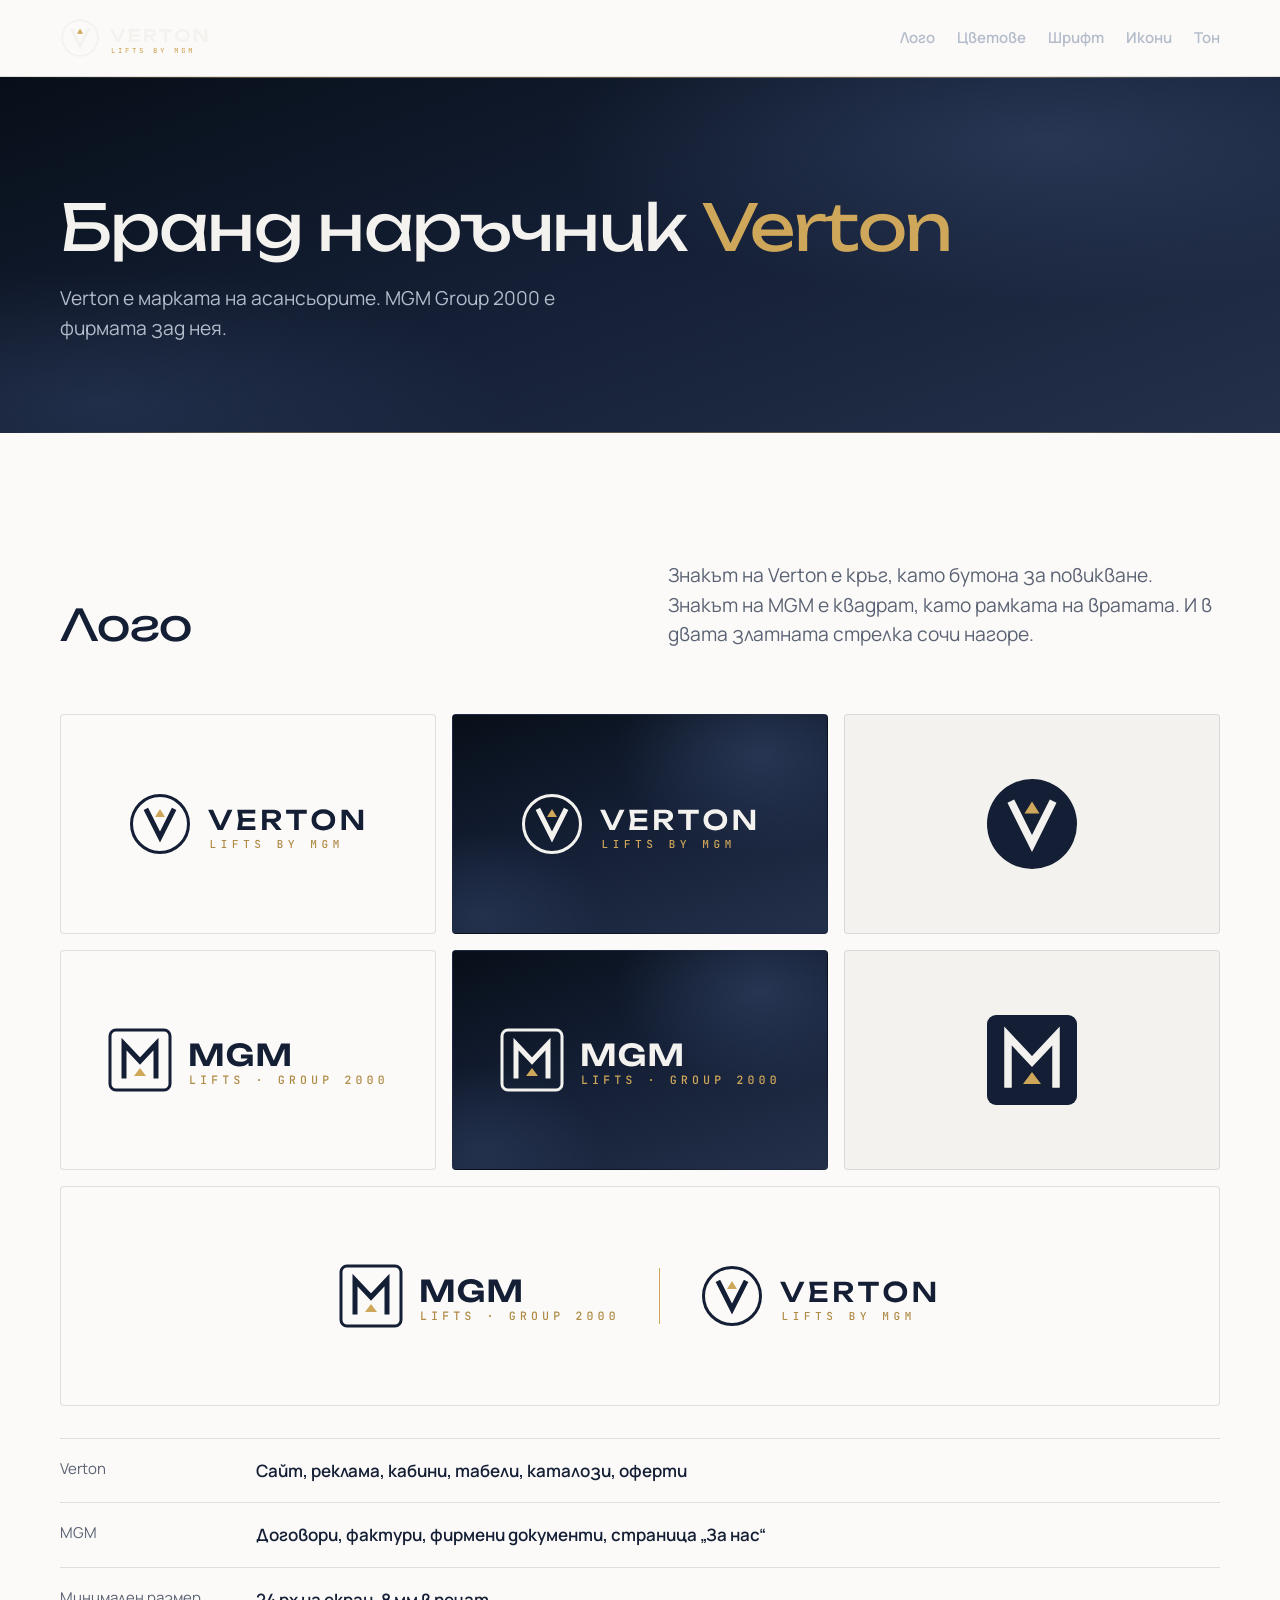
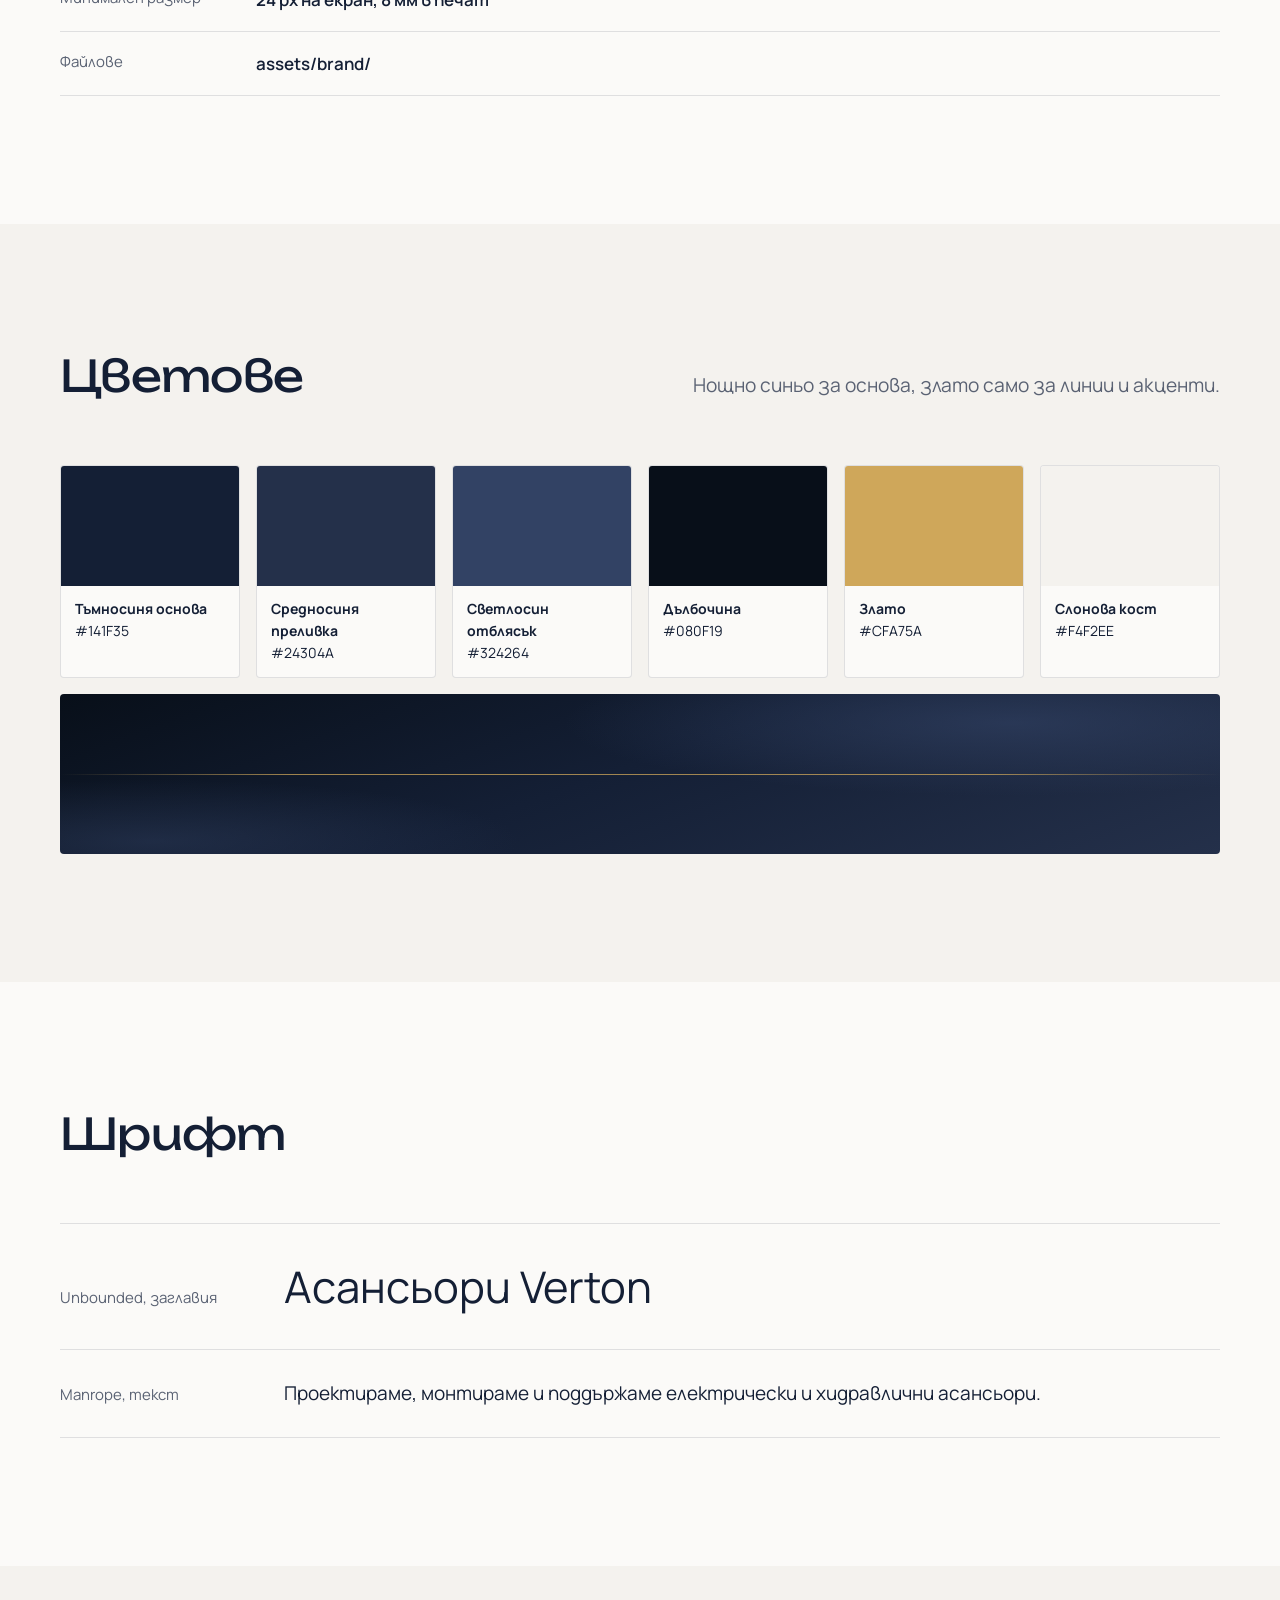
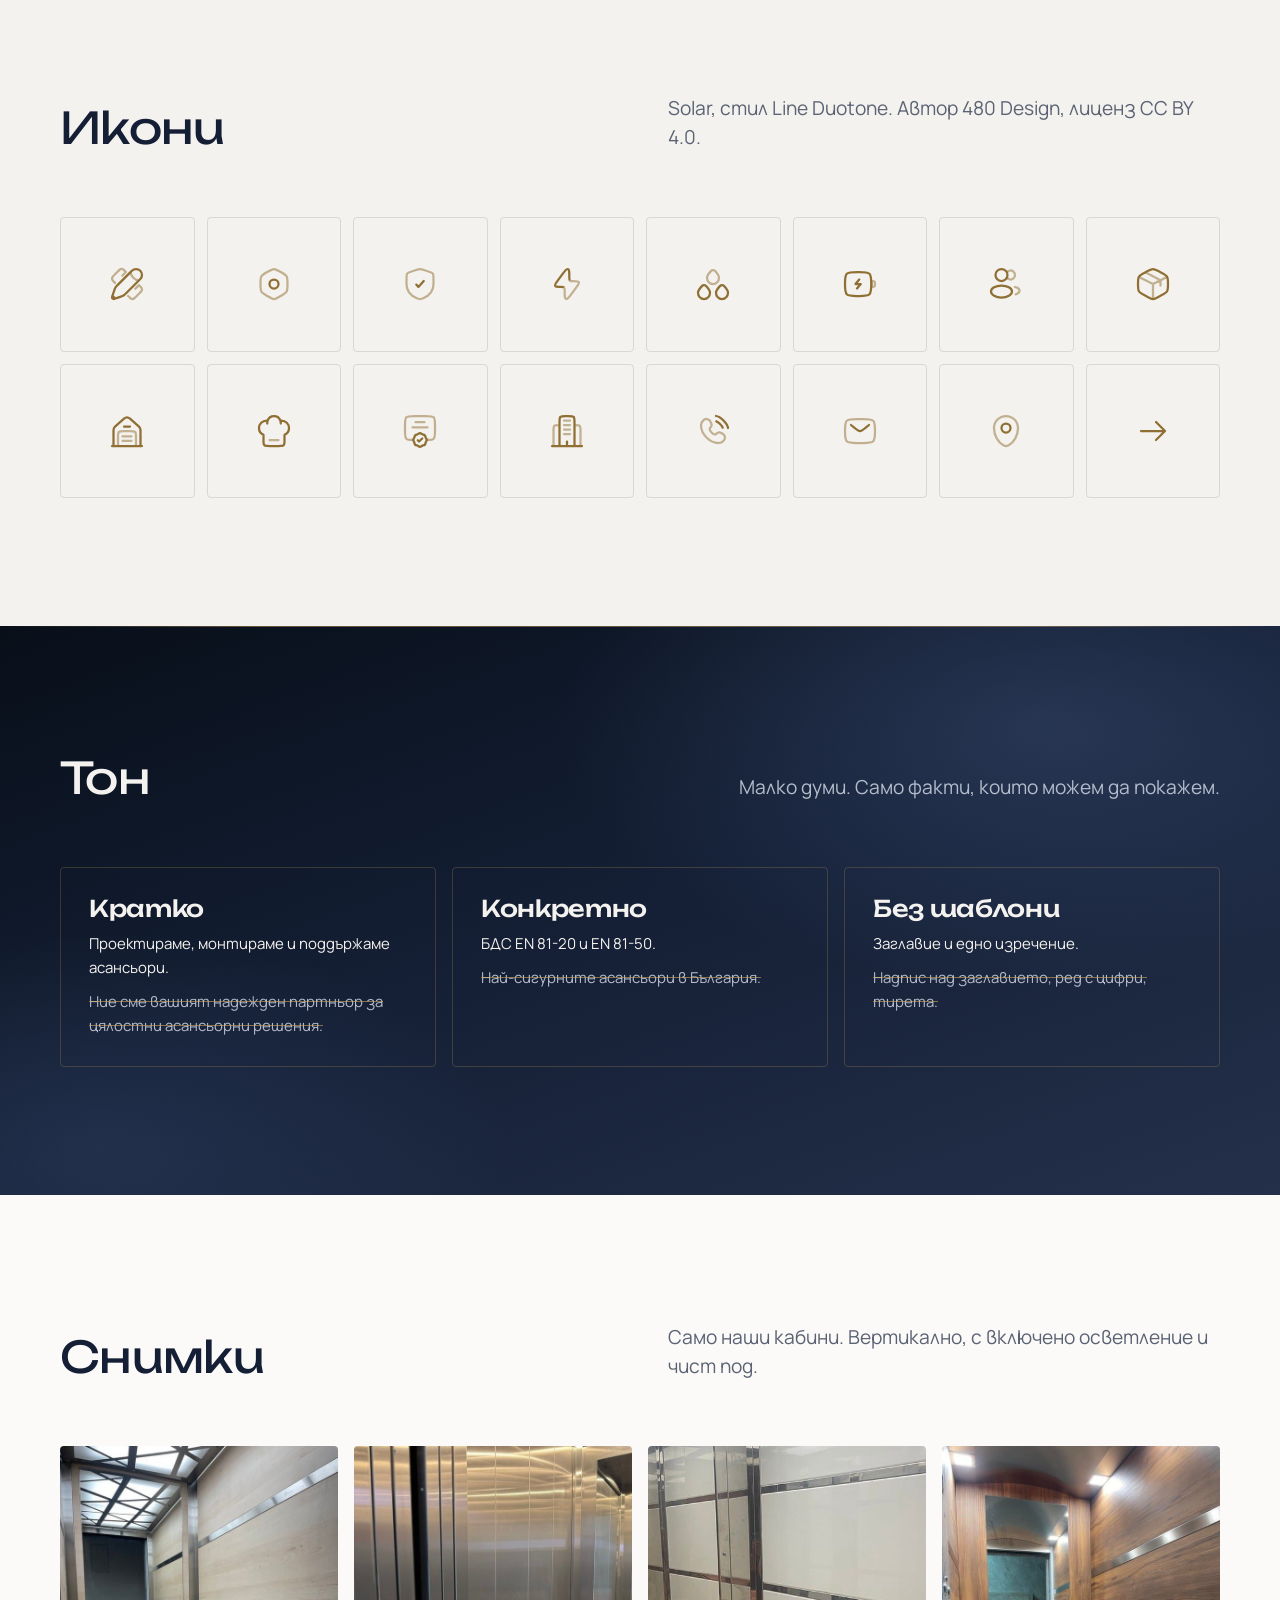
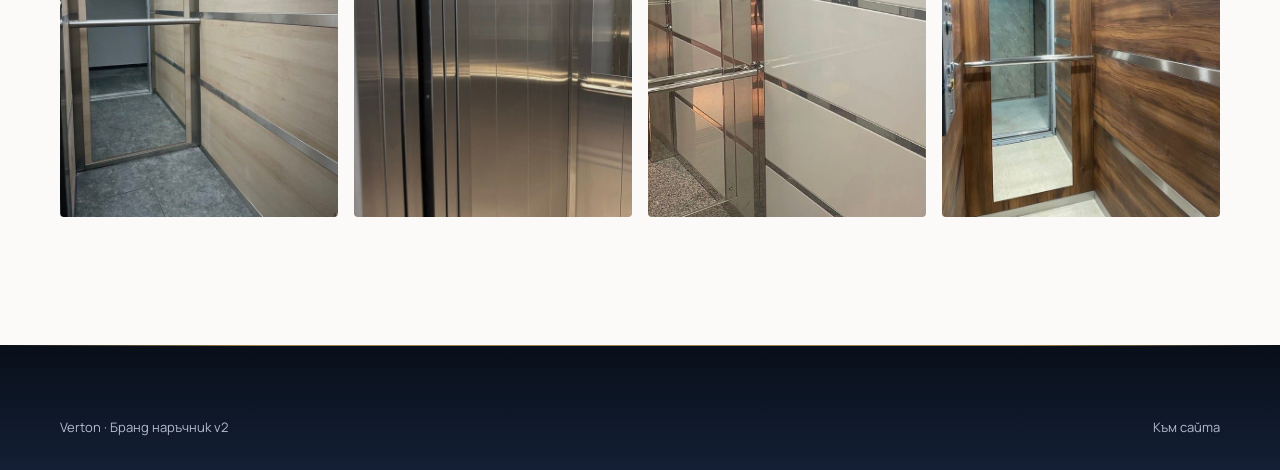
<file: brand/index.html>
<!doctype html>
<html lang="bg">
<head>
  <meta charset="utf-8">
  <meta name="viewport" content="width=device-width, initial-scale=1">
  <title>Verton | Бранд наръчник</title>
  <meta name="robots" content="noindex">
  <link rel="icon" href="../assets/brand/favicon.svg" type="image/svg+xml">
  <link rel="preconnect" href="https://fonts.googleapis.com">
  <link rel="preconnect" href="https://fonts.gstatic.com" crossorigin>
  <link href="https://fonts.googleapis.com/css2?family=Manrope:wght@400;500;600;700&family=Unbounded:wght@400;500&display=swap" rel="stylesheet">
  <link rel="stylesheet" href="../assets/css/style.css">
  <style>
    .tiles { display: grid; grid-template-columns: repeat(3, 1fr); gap: 16px; }
    .tile { display: grid; place-items: center; min-height: 220px; padding: 40px; border: 1px solid var(--line); border-radius: var(--radius); }
    .tile img { max-height: 64px; width: auto; }
    .tile.mark img { max-height: 96px; }
    .tile.wide { grid-column: 1 / -1; display: flex; gap: 40px; justify-content: center; align-items: center; flex-wrap: wrap; }
    .tile.wide .sep { width: 1px; height: 56px; background: var(--gold); }
    .colors { display: grid; grid-template-columns: repeat(6, 1fr); gap: 16px; }
    .color { border: 1px solid var(--line); border-radius: var(--radius); overflow: hidden; background: var(--paper); }
    .color div { height: 120px; }
    .color p { margin: 0; padding: 12px 14px; font-size: 14px; }
    .color b { display: block; }
    .grad { height: 160px; margin-top: 16px; border-radius: var(--radius); background: var(--grad-dark); position: relative; }
    .grad::after { content: ""; position: absolute; left: 0; right: 0; top: 50%; height: 1px; background: var(--gold-line); }
    .fonts > div { display: grid; grid-template-columns: 200px 1fr; gap: 24px; align-items: baseline; padding: 28px 0; border-bottom: 1px solid var(--line); }
    .fonts > div:first-child { border-top: 1px solid var(--line); }
    .fonts span { color: var(--muted); font-size: 15px; }
    .icons { display: grid; grid-template-columns: repeat(8, 1fr); gap: 12px; }
    .icons div { display: grid; place-items: center; aspect-ratio: 1; border: 1px solid var(--line); border-radius: var(--radius); color: var(--gold-ink); }
    .icons .ic { width: 36px; height: 36px; }
    .voice { display: grid; grid-template-columns: repeat(3, 1fr); gap: 16px; }
    .voice > div { padding: 28px; border: 1px solid var(--line-on-dark); border-radius: var(--radius); }
    .voice p { margin: 10px 0 0; color: var(--muted-on-dark); font-size: 15px; }
    .voice .yes { color: var(--bone); }
    .voice .no { text-decoration: line-through; text-decoration-color: rgba(207,167,90,.6); }
    .photos { display: grid; grid-template-columns: repeat(4, 1fr); gap: 16px; }
    .photos img { aspect-ratio: 3 / 4; object-fit: cover; border-radius: var(--radius); }
    .bb-nav { display: flex; gap: 22px; margin-left: auto; font-size: 15px; font-weight: 600; color: var(--muted-on-dark); }
    .bb-nav a:hover { color: var(--bone); }
    @media (max-width: 900px) {
      .tiles, .voice { grid-template-columns: 1fr; }
      .colors { grid-template-columns: repeat(2, 1fr); }
      .icons { grid-template-columns: repeat(4, 1fr); }
      .photos { grid-template-columns: 1fr 1fr; }
      .fonts > div { grid-template-columns: 1fr; gap: 8px; }
    }
    @media (max-width: 640px) { .bb-nav { display: none; } }
  </style>
</head>
<body>
  <header class="site-header">
    <div class="wrap">
      <a class="brand" href="../index.html" aria-label="Verton, към сайта"><img src="../assets/brand/verton-light.svg" alt="Verton" width="241" height="64"></a>
      <nav class="bb-nav" aria-label="Раздели"><a href="#logo">Лого</a><a href="#cvetove">Цветове</a><a href="#shrift">Шрифт</a><a href="#ikoni">Икони</a><a href="#ton">Тон</a></nav>
    </div>
  </header>

  <main>
    <section class="page-hero dark">
      <div class="wrap">
        <h1 class="h-xl">Бранд наръчник <span class="accent">Verton</span></h1>
        <p class="lead">Verton е марката на асансьорите. MGM Group 2000 е фирмата зад нея.</p>
      </div>
    </section>

    <section class="section" id="logo">
      <div class="wrap">
        <div class="head">
          <h2 class="h-lg">Лого</h2>
          <p class="lead">Знакът на Verton е кръг, като бутона за повикване. Знакът на MGM е квадрат, като рамката на вратата. И в двата златната стрелка сочи нагоре.</p>
        </div>
        <div class="tiles">
          <div class="tile" style="background:var(--paper)"><img src="../assets/brand/verton-dark.svg" alt="Verton на светъл фон"></div>
          <div class="tile" style="background:var(--grad-dark)"><img src="../assets/brand/verton-light.svg" alt="Verton на тъмен фон"></div>
          <div class="tile mark" style="background:var(--bone)"><img src="../assets/brand/verton-mark.svg" alt="Знак Verton"></div>
          <div class="tile" style="background:var(--paper)"><img src="../assets/brand/logo-dark.svg" alt="MGM на светъл фон"></div>
          <div class="tile" style="background:var(--grad-dark)"><img src="../assets/brand/logo-light.svg" alt="MGM на тъмен фон"></div>
          <div class="tile mark" style="background:var(--bone)"><img src="../assets/brand/logo-mark.svg" alt="Знак MGM"></div>
          <div class="tile wide" style="background:var(--paper)"><img src="../assets/brand/logo-dark.svg" alt="MGM"><span class="sep"></span><img src="../assets/brand/verton-dark.svg" alt="Verton"></div>
        </div>
        <dl class="facts" style="margin-top:32px">
          <div><dt>Verton</dt><dd>Сайт, реклама, кабини, табели, каталози, оферти</dd></div>
          <div><dt>MGM</dt><dd>Договори, фактури, фирмени документи, страница „За нас“</dd></div>
          <div><dt>Минимален размер</dt><dd>24 px на екран, 8 мм в печат</dd></div>
          <div><dt>Файлове</dt><dd>assets/brand/</dd></div>
        </dl>
      </div>
    </section>

    <section class="section bone" id="cvetove">
      <div class="wrap">
        <div class="head">
          <h2 class="h-lg">Цветове</h2>
          <p class="lead">Нощно синьо за основа, злато само за линии и акценти.</p>
        </div>
        <div class="colors">
          <div class="color"><div style="background:#141f35"></div><p><b>Тъмносиня основа</b>#141F35</p></div>
          <div class="color"><div style="background:#24304a"></div><p><b>Средносиня преливка</b>#24304A</p></div>
          <div class="color"><div style="background:#324264"></div><p><b>Светлосин отблясък</b>#324264</p></div>
          <div class="color"><div style="background:#080f19"></div><p><b>Дълбочина</b>#080F19</p></div>
          <div class="color"><div style="background:#cfa75a"></div><p><b>Злато</b>#CFA75A</p></div>
          <div class="color"><div style="background:#f4f2ee"></div><p><b>Слонова кост</b>#F4F2EE</p></div>
        </div>
        <div class="grad" role="img" aria-label="Преливка от #080F19 до #24304A с отблясъци в #324264 и златна линия"></div>
      </div>
    </section>

    <section class="section" id="shrift">
      <div class="wrap">
        <div class="head"><h2 class="h-lg">Шрифт</h2></div>
        <div class="fonts">
          <div><span>Unbounded, заглавия</span><div class="h-lg">Асансьори Verton</div></div>
          <div><span>Manrope, текст</span><div style="font-size:19px">Проектираме, монтираме и поддържаме електрически и хидравлични асансьори.</div></div>
        </div>
      </div>
    </section>

    <section class="section bone" id="ikoni">
      <div class="wrap">
        <div class="head">
          <h2 class="h-lg">Икони</h2>
          <p class="lead">Solar, стил Line Duotone. Автор 480 Design, лиценз CC BY 4.0.</p>
        </div>
        <div class="icons">
          <div><svg class="ic" viewBox="0 0 24 24" aria-hidden="true"><g fill="none"><path fill="currentColor" d="M13.254 19.424a.75.75 0 0 0-1.061 1.061zm5.254.53l.53.531zM4.045 5.493l.53.53zm-.53 6.315a.75.75 0 1 0 1.06-1.06zm7.762-7.762l.53.53a.75.75 0 0 0 0-1.06zm-5.785 0l-.53-.53zm14.463 8.678l.53-.53a.75.75 0 0 0-1.06 0zm0 5.785l-.53-.53zM8.336 5.926a.75.75 0 0 0 1.06 1.06zm8.678 8.677a.75.75 0 0 0 1.06 1.061zM4.96 3.515L3.515 4.961l1.06 1.061l1.447-1.446zm14.078 16.97l1.446-1.446l-1.06-1.061l-1.447 1.446zm-6.846 0c.667.667 1.219 1.221 1.715 1.6c.514.392 1.054.665 1.708.665v-1.5c-.194 0-.418-.068-.798-.358c-.397-.303-.868-.77-1.564-1.468zm5.785-1.06c-.697.696-1.167 1.164-1.565 1.467c-.38.29-.604.358-.797.358v1.5c.653 0 1.194-.273 1.707-.665c.497-.379 1.049-.933 1.716-1.6zM3.515 4.96c-.667.667-1.221 1.22-1.6 1.716c-.392.513-.665 1.054-.665 1.707h1.5c0-.193.068-.417.358-.797c.303-.398.77-.868 1.468-1.565zm1.06 5.785C3.88 10.05 3.412 9.58 3.109 9.183c-.29-.38-.358-.604-.358-.798h-1.5c0 .654.273 1.194.665 1.708c.379.496.933 1.048 1.6 1.715zm7.232-7.231c-.667-.667-1.219-1.221-1.715-1.6c-.514-.392-1.054-.665-1.708-.665v1.5c.194 0 .418.068.798.358c.397.303.868.77 1.564 1.468zm-5.785 1.06c.697-.696 1.167-1.164 1.565-1.467c.38-.29.604-.358.797-.358v-1.5c-.653 0-1.194.273-1.707.665c-.497.379-1.049.933-1.716 1.6zm13.402 8.679c.697.696 1.165 1.167 1.468 1.564c.29.38.358.604.358.798h1.5c0-.654-.273-1.194-.665-1.708c-.379-.496-.933-1.048-1.6-1.715zm1.061 5.785c.667-.667 1.221-1.22 1.6-1.716c.392-.513.665-1.054.665-1.707h-1.5c0 .193-.068.417-.358.797c-.303.398-.77.868-1.468 1.565zM10.747 3.515l-2.411 2.41l1.06 1.061l2.411-2.41zm8.677 8.678l-2.41 2.41l1.06 1.061l2.411-2.41z" opacity=".5"/><path stroke="currentColor" stroke-width="1.5" d="M4.198 21.678L5 21.411l2.48-.827c.774-.258 1.16-.387 1.525-.56q.647-.308 1.211-.749c.318-.248.607-.537 1.184-1.114l8.521-8.521l.927-.927a3.932 3.932 0 0 0-5.561-5.561l-.927.927l-8.521 8.52c-.577.578-.866.867-1.114 1.185a6.6 6.6 0 0 0-.749 1.211c-.173.364-.302.752-.56 1.526L2.589 19l-.267.802m1.876 1.876l-.802.268a1.06 1.06 0 0 1-1.342-1.342l.268-.802m1.876 1.876l-1.876-1.876"/><path stroke="currentColor" stroke-width="1.5" d="M14.36 4.079s.116 1.97 1.854 3.707C17.952 9.524 19.92 9.64 19.92 9.64" opacity=".5"/></g></svg></div><div><svg class="ic" viewBox="0 0 24 24" aria-hidden="true"><g fill="none" stroke="currentColor" stroke-width="1.5"><path d="M7.843 3.802C9.872 2.601 10.886 2 12 2s2.128.6 4.157 1.802l.686.406c2.029 1.202 3.043 1.803 3.6 2.792c.557.99.557 2.19.557 4.594v.812c0 2.403 0 3.605-.557 4.594s-1.571 1.59-3.6 2.791l-.686.407C14.128 21.399 13.114 22 12 22s-2.128-.6-4.157-1.802l-.686-.407c-2.029-1.2-3.043-1.802-3.6-2.791C3 16.01 3 14.81 3 12.406v-.812C3 9.19 3 7.989 3.557 7s1.571-1.59 3.6-2.792z" opacity=".5"/><circle cx="12" cy="12" r="3"/></g></svg></div><div><svg class="ic" viewBox="0 0 24 24" aria-hidden="true"><g fill="none" stroke="currentColor" stroke-width="1.5"><path d="M3 10.417c0-3.198 0-4.797.378-5.335c.377-.537 1.88-1.052 4.887-2.081l.573-.196C10.405 2.268 11.188 2 12 2s1.595.268 3.162.805l.573.196c3.007 1.029 4.51 1.544 4.887 2.081C21 5.62 21 7.22 21 10.417v1.574c0 5.638-4.239 8.375-6.899 9.536C13.38 21.842 13.02 22 12 22s-1.38-.158-2.101-.473C7.239 20.365 3 17.63 3 11.991z" opacity=".5"/><path stroke-linecap="round" stroke-linejoin="round" d="m9.5 12.4l1.429 1.6l3.571-4"/></g></svg></div><div><svg class="ic" viewBox="0 0 24 24" aria-hidden="true"><g fill="none" stroke="currentColor" stroke-width="1.5"><path d="M13.926 9.705c-.379-.371-.379-.963-.379-2.148v-.31c0-3.285 0-4.927-.923-5.21s-1.913 1.056-3.892 3.734L5.67 9.914c-1.285 1.739-1.928 2.608-1.574 3.291l.018.034c.375.673 1.485.673 3.704.673c1.233 0 1.85 0 2.236.363"/><path d="m13.926 9.706l.02.019c.387.364 1.003.364 2.236.364c2.22 0 3.329 0 3.703.672l.019.034c.354.684-.289 1.553-1.574 3.29l-3.062 4.144c-1.98 2.678-2.969 4.017-3.892 3.734c-.924-.283-.924-1.925-.923-5.21v-.31c0-1.184 0-1.777-.379-2.148l-.02-.02" opacity=".5"/></g></svg></div>
          <div><svg class="ic" viewBox="0 0 24 24" aria-hidden="true"><g fill="none" stroke="currentColor" stroke-width="1.5"><path d="M10 17.833C10 20.134 8.21 22 6 22s-4-1.866-4-4.167c0-1.44 1.566-3.361 2.738-4.598a1.724 1.724 0 0 1 2.524 0C8.434 14.472 10 16.393 10 17.833Zm12 0C22 20.134 20.21 22 18 22s-4-1.866-4-4.167c0-1.44 1.566-3.361 2.738-4.598a1.724 1.724 0 0 1 2.524 0C20.434 14.472 22 16.393 22 17.833Z"/><path d="M16 7.833C16 10.134 14.21 12 12 12s-4-1.866-4-4.167c0-1.44 1.566-3.361 2.738-4.598a1.724 1.724 0 0 1 2.524 0C14.434 4.472 16 6.393 16 7.833Z" opacity=".5"/></g></svg></div><div><svg class="ic" viewBox="0 0 24 24" aria-hidden="true"><g fill="none" stroke="currentColor" stroke-width="1.5"><path d="M2 12c0-3.771 0-5.657 1.172-6.828S6.229 4 10 4h1.5c3.771 0 5.657 0 6.828 1.172S19.5 8.229 19.5 12s0 5.657-1.172 6.828S15.271 20 11.5 20H10c-3.771 0-5.657 0-6.828-1.172S2 15.771 2 12Z"/><path d="M20 10c.943 0 1.414 0 1.707.293S22 11.057 22 12s0 1.414-.293 1.707S20.943 14 20 14z" opacity=".5"/><path stroke-linecap="round" stroke-linejoin="round" d="M11.5 9L9 12h3.5L10 15"/></g></svg></div><div><svg class="ic" viewBox="0 0 24 24" aria-hidden="true"><g fill="none" stroke="currentColor" stroke-width="1.5"><circle cx="9" cy="6" r="4"/><path d="M12.5 4.341a3 3 0 1 1 0 3.318" opacity=".5"/><ellipse cx="9" cy="17" rx="7" ry="4"/><path stroke-linecap="round" d="M18 14c1.754.385 3 1.359 3 2.5c0 1.03-1.014 1.923-2.5 2.37" opacity=".5"/></g></svg></div><div><svg class="ic" viewBox="0 0 24 24" aria-hidden="true"><g fill="none" stroke="currentColor" stroke-linecap="round" stroke-width="1.5"><path d="m15.578 3.382l2 1.05c2.151 1.129 3.227 1.693 3.825 2.708C22 8.154 22 9.417 22 11.942v.117c0 2.524 0 3.787-.597 4.801c-.598 1.015-1.674 1.58-3.825 2.709l-2 1.049C13.822 21.539 12.944 22 12 22s-1.822-.46-3.578-1.382l-2-1.05c-2.151-1.129-3.227-1.693-3.825-2.708C2 15.846 2 14.583 2 12.06v-.117c0-2.525 0-3.788.597-4.802c.598-1.015 1.674-1.58 3.825-2.708l2-1.05C10.178 2.461 11.056 2 12 2s1.822.46 3.578 1.382Z"/><path d="m21 7.5l-4 2M12 12L3 7.5m9 4.5v9.5m0-9.5l4.5-2.25l.5-.25m0 0V13m0-3.5l-9.5-5" opacity=".5"/></g></svg></div>
          <div><svg class="ic" viewBox="0 0 24 24" aria-hidden="true"><g fill="none" stroke="currentColor" stroke-width="1.5"><path stroke-linecap="round" d="M22 22H2m1 0V11.347a3 3 0 0 1 1.007-2.242l6-5.333a3 3 0 0 1 3.986 0l6 5.333A3 3 0 0 1 21 11.347V22M10 9h4"/><path stroke-linecap="round" d="M9 15.5h6m-6 3h6" opacity=".5"/><path d="M18 22v-6c0-1.886 0-2.828-.586-3.414S15.886 12 14 12h-4c-1.886 0-2.828 0-3.414.586S6 14.114 6 16v6" opacity=".5"/></g></svg></div><div><svg class="ic" viewBox="0 0 24 24" aria-hidden="true"><g fill="none"><path fill="currentColor" d="M19 18h.75zM5 14.584h.75a.75.75 0 0 0-.45-.687zm14 0l-.3-.687a.75.75 0 0 0-.45.687zM15.75 7a.75.75 0 0 0 1.5 0zm-9 0a.75.75 0 0 0 1.5 0zM7 4.25A5.75 5.75 0 0 0 1.25 10h1.5A4.25 4.25 0 0 1 7 5.75zm10 1.5A4.25 4.25 0 0 1 21.25 10h1.5A5.75 5.75 0 0 0 17 4.25zm-2 15.5H9v1.5h6zm-6 0c-.964 0-1.612-.002-2.095-.067c-.461-.062-.659-.169-.789-.3l-1.06 1.062c.455.455 1.022.64 1.65.725c.606.082 1.372.08 2.294.08zM4.25 18c0 .922-.002 1.688.08 2.294c.084.628.27 1.195.725 1.65l1.061-1.06c-.13-.13-.237-.328-.3-.79c-.064-.482-.066-1.13-.066-2.094zm14 0c0 .964-.002 1.612-.067 2.095c-.062.461-.169.659-.3.789l1.062 1.06c.455-.455.64-1.022.725-1.65c.082-.606.08-1.372.08-2.294zM15 22.75c.922 0 1.688.002 2.294-.08c.628-.084 1.195-.27 1.65-.726l-1.06-1.06c-.13.13-.328.237-.79.3c-.482.064-1.13.066-2.094.066zm-8-17q.32 0 .628.046l.219-1.484A6 6 0 0 0 7 4.25zm5-4.5a5.25 5.25 0 0 0-4.973 3.563l1.42.482A3.75 3.75 0 0 1 12 2.75zM7.027 4.813A5.3 5.3 0 0 0 6.75 6.5h1.5c0-.423.07-.828.198-1.205zM17 4.25q-.431 0-.847.062l.22 1.484A4 4 0 0 1 17 5.75zm-5-1.5a3.75 3.75 0 0 1 3.552 2.545l1.42-.482A5.25 5.25 0 0 0 12 1.25zm3.552 2.545c.128.377.198.782.198 1.205h1.5c0-.589-.097-1.156-.277-1.687zM5.75 18v-3.416h-1.5V18zm-.45-4.103A4.25 4.25 0 0 1 2.75 10h-1.5a5.75 5.75 0 0 0 3.45 5.271zm12.95.687V18h1.5v-3.416zm3-4.584a4.25 4.25 0 0 1-2.55 3.897l.6 1.374A5.75 5.75 0 0 0 22.75 10zm-5.5-3.5V7h1.5v-.5zm-9 0V7h1.5v-.5z"/><path stroke="currentColor" stroke-linecap="round" stroke-linejoin="round" stroke-width="1.5" d="M9 18h6" opacity=".5"/></g></svg></div><div><svg class="ic" viewBox="0 0 24 24" aria-hidden="true"><g fill="none" stroke="currentColor" stroke-width="1.5"><path d="M7 17.998c-2.175-.012-3.353-.108-4.121-.877C2 16.243 2 14.828 2 12V8c0-2.828 0-4.243.879-5.121C3.757 2 5.172 2 8 2h8c2.828 0 4.243 0 5.121.879C22 3.757 22 5.172 22 8v4c0 2.828 0 4.243-.879 5.121c-.73.73-1.829.854-3.801.875l-.82.002" opacity=".5"/><path stroke-linecap="round" d="M9 6h6M7 9.5h10" opacity=".5"/><path d="M10.89 13.945a1.71 1.71 0 0 1 2.22 0c.273.234.614.375.973.404a1.71 1.71 0 0 1 1.569 1.568c.028.36.17.7.403.974a1.71 1.71 0 0 1 0 2.218a1.7 1.7 0 0 0-.403.974a1.71 1.71 0 0 1-1.57 1.569a1.7 1.7 0 0 0-.973.403a1.71 1.71 0 0 1-2.218 0a1.7 1.7 0 0 0-.974-.404a1.71 1.71 0 0 1-1.568-1.568a1.7 1.7 0 0 0-.404-.974a1.71 1.71 0 0 1 0-2.218a1.7 1.7 0 0 0 .404-.974a1.71 1.71 0 0 1 1.568-1.568c.36-.029.7-.17.974-.404Z"/><path stroke-linecap="round" stroke-linejoin="round" d="m10.5 18.2l.857.8l2.143-2"/></g></svg></div><div><svg class="ic" viewBox="0 0 24 24" aria-hidden="true"><g fill="none" stroke="currentColor" stroke-width="1.5"><path stroke-linecap="round" d="M22 22H2"/><path d="M17 22V6c0-1.886 0-2.828-.586-3.414S14.886 2 13 2h-2c-1.886 0-2.828 0-3.414.586S7 4.114 7 6v16"/><path d="M21 22V11.5c0-1.405 0-2.107-.337-2.611a2 2 0 0 0-.552-.552C19.607 8 18.904 8 17.5 8M3 22V11.5c0-1.405 0-2.107.337-2.611a2 2 0 0 1 .552-.552C4.393 8 5.096 8 6.5 8" opacity=".5"/><path stroke-linecap="round" d="M12 22v-3"/><path stroke-linecap="round" d="M10 5h4m-4 3h4m-4 3h4m-4 3h4" opacity=".5"/></g></svg></div>
          <div><svg class="ic" viewBox="0 0 24 24" aria-hidden="true"><g fill="none" stroke="currentColor" stroke-linecap="round" stroke-width="1.5"><path d="M14 2s2.2.2 5 3s3 5 3 5m-7.793-4.464s.99.282 2.475 1.767s1.768 2.475 1.768 2.475"/><path d="m10.038 5.316l.649 1.163c.585 1.05.35 2.426-.572 3.349q0 0 0 0s-1.12 1.119.91 3.148c2.027 2.027 3.146.91 3.147.91q0 0 0 0c.923-.923 2.3-1.158 3.349-.573l1.163.65c1.585.884 1.772 3.106.379 4.5c-.837.836-1.863 1.488-2.996 1.53c-1.908.073-5.149-.41-8.4-3.66c-3.25-3.251-3.733-6.492-3.66-8.4c.043-1.133.694-2.159 1.53-2.996c1.394-1.393 3.616-1.206 4.5.38Z" opacity=".5"/></g></svg></div><div><svg class="ic" viewBox="0 0 24 24" aria-hidden="true"><g fill="none" stroke="currentColor" stroke-width="1.5"><path d="M2 12c0-3.771 0-5.657 1.172-6.828S6.229 4 10 4h4c3.771 0 5.657 0 6.828 1.172S22 8.229 22 12s0 5.657-1.172 6.828S17.771 20 14 20h-4c-3.771 0-5.657 0-6.828-1.172S2 15.771 2 12Z" opacity=".5"/><path stroke-linecap="round" d="m6 8l2.159 1.8c1.837 1.53 2.755 2.295 3.841 2.295s2.005-.765 3.841-2.296L18 8"/></g></svg></div><div><svg class="ic" viewBox="0 0 24 24" aria-hidden="true"><g fill="none" stroke="currentColor" stroke-width="1.5"><path d="M4 10.143C4 5.646 7.582 2 12 2s8 3.646 8 8.143c0 4.462-2.553 9.67-6.537 11.531a3.45 3.45 0 0 1-2.926 0C6.553 19.812 4 14.606 4 10.144Z" opacity=".5"/><circle cx="12" cy="10" r="3"/></g></svg></div><div><svg class="ic" viewBox="0 0 24 24" aria-hidden="true"><path fill="none" stroke="currentColor" stroke-linecap="round" stroke-linejoin="round" stroke-width="1.5" d="M4 12h16m0 0l-6-6m6 6l-6 6"/></svg></div>
        </div>
      </div>
    </section>

    <section class="section dark" id="ton">
      <div class="wrap">
        <div class="head">
          <h2 class="h-lg">Тон</h2>
          <p class="lead">Малко думи. Само факти, които можем да покажем.</p>
        </div>
        <div class="voice">
          <div><h3 class="h-md">Кратко</h3><p class="yes">Проектираме, монтираме и поддържаме асансьори.</p><p class="no">Ние сме вашият надежден партньор за цялостни асансьорни решения.</p></div>
          <div><h3 class="h-md">Конкретно</h3><p class="yes">БДС EN 81-20 и EN 81-50.</p><p class="no">Най-сигурните асансьори в България.</p></div>
          <div><h3 class="h-md">Без шаблони</h3><p class="yes">Заглавие и едно изречение.</p><p class="no">Надпис над заглавието, ред с цифри, тирета.</p></div>
        </div>
      </div>
    </section>

    <section class="section" id="snimki">
      <div class="wrap">
        <div class="head">
          <h2 class="h-lg">Снимки</h2>
          <p class="lead">Само наши кабини. Вертикално, с включено осветление и чист под.</p>
        </div>
        <div class="photos">
          <img src="../assets/img/kabini/standard.jpg" alt="Кабина Verton Standard" loading="lazy">
          <img src="../assets/img/kabini/inox.jpg" alt="Кабина Verton Inox" loading="lazy">
          <img src="../assets/img/kabini/mg-3.jpg" alt="Кабина Verton Lumen" loading="lazy">
          <img src="../assets/img/kabini/mg-4.jpg" alt="Кабина Verton Arbor" loading="lazy">
        </div>
      </div>
    </section>
  </main>

  <footer class="site-footer">
    <div class="wrap footer-bottom" style="padding-top:0">
      <span>Verton · Бранд наръчник v2</span>
      <a href="../index.html">Към сайта</a>
    </div>
  </footer>
</body>
</html>
</file>
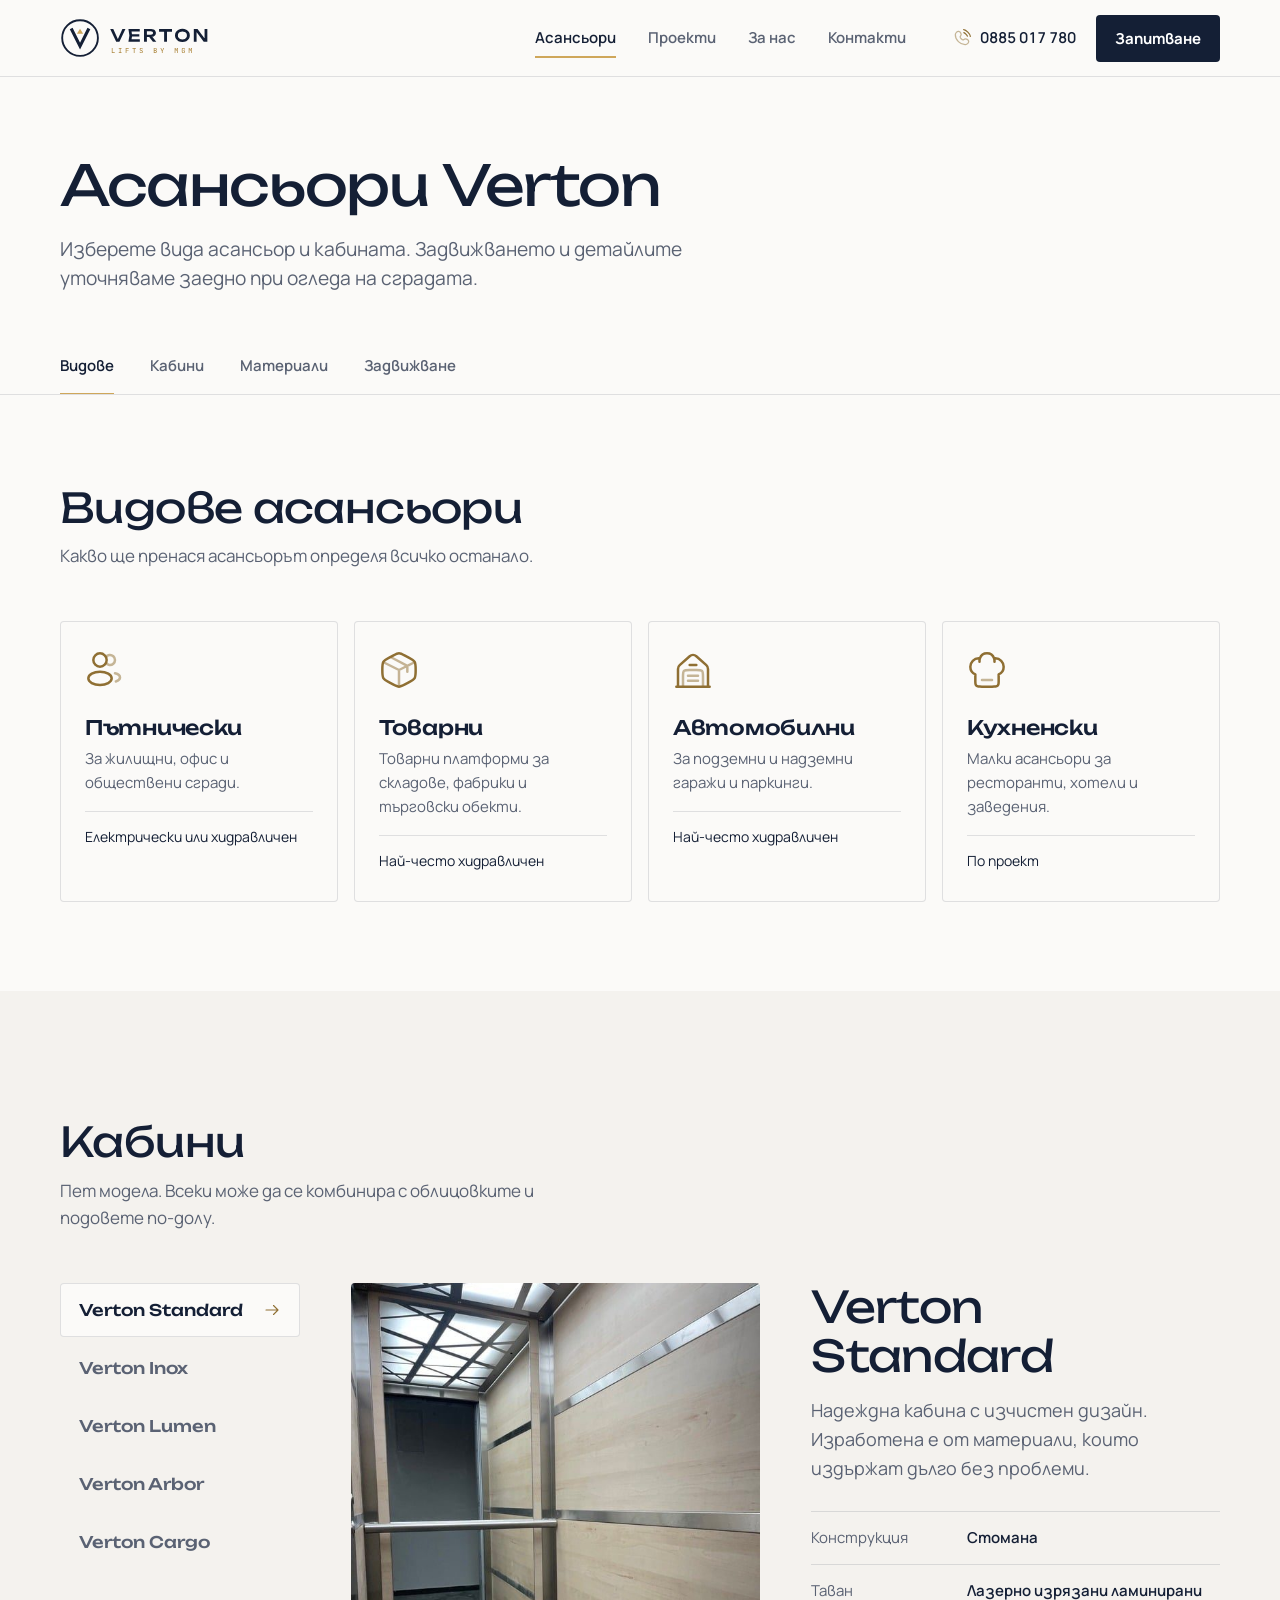
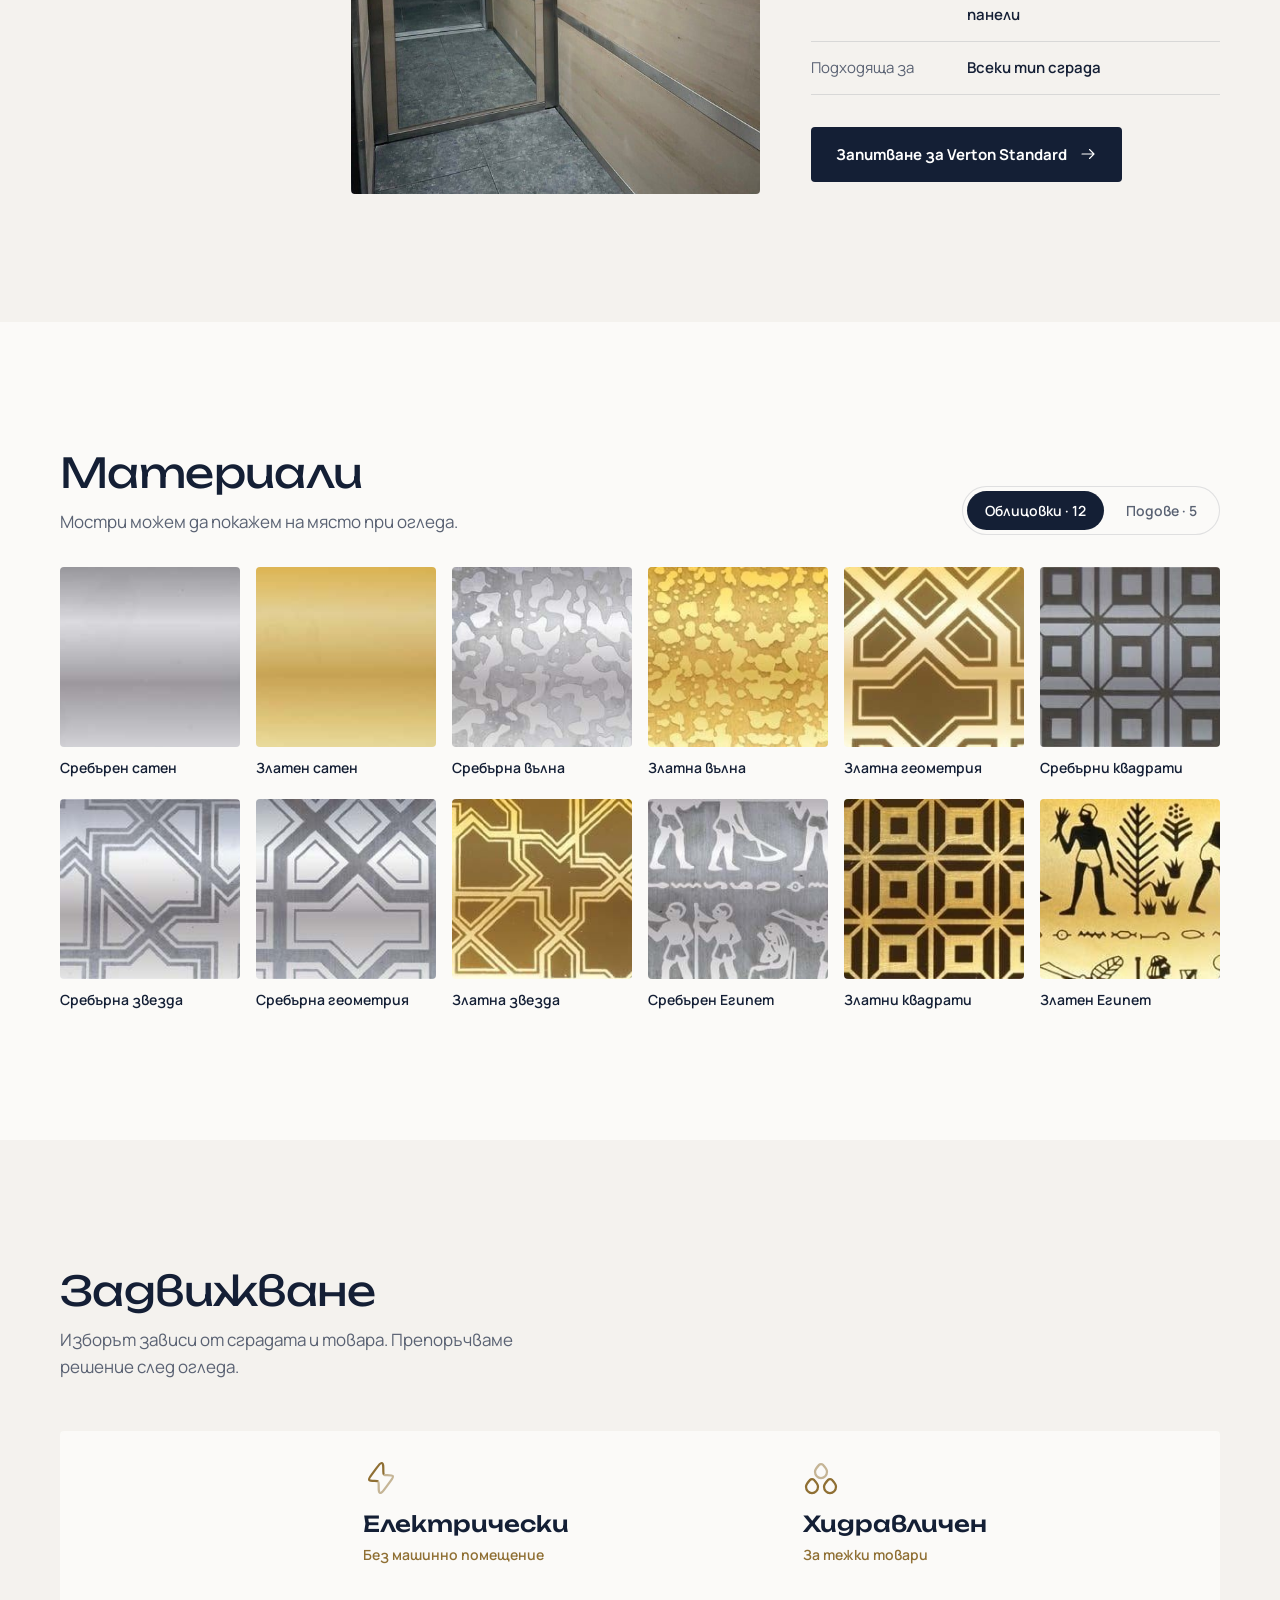
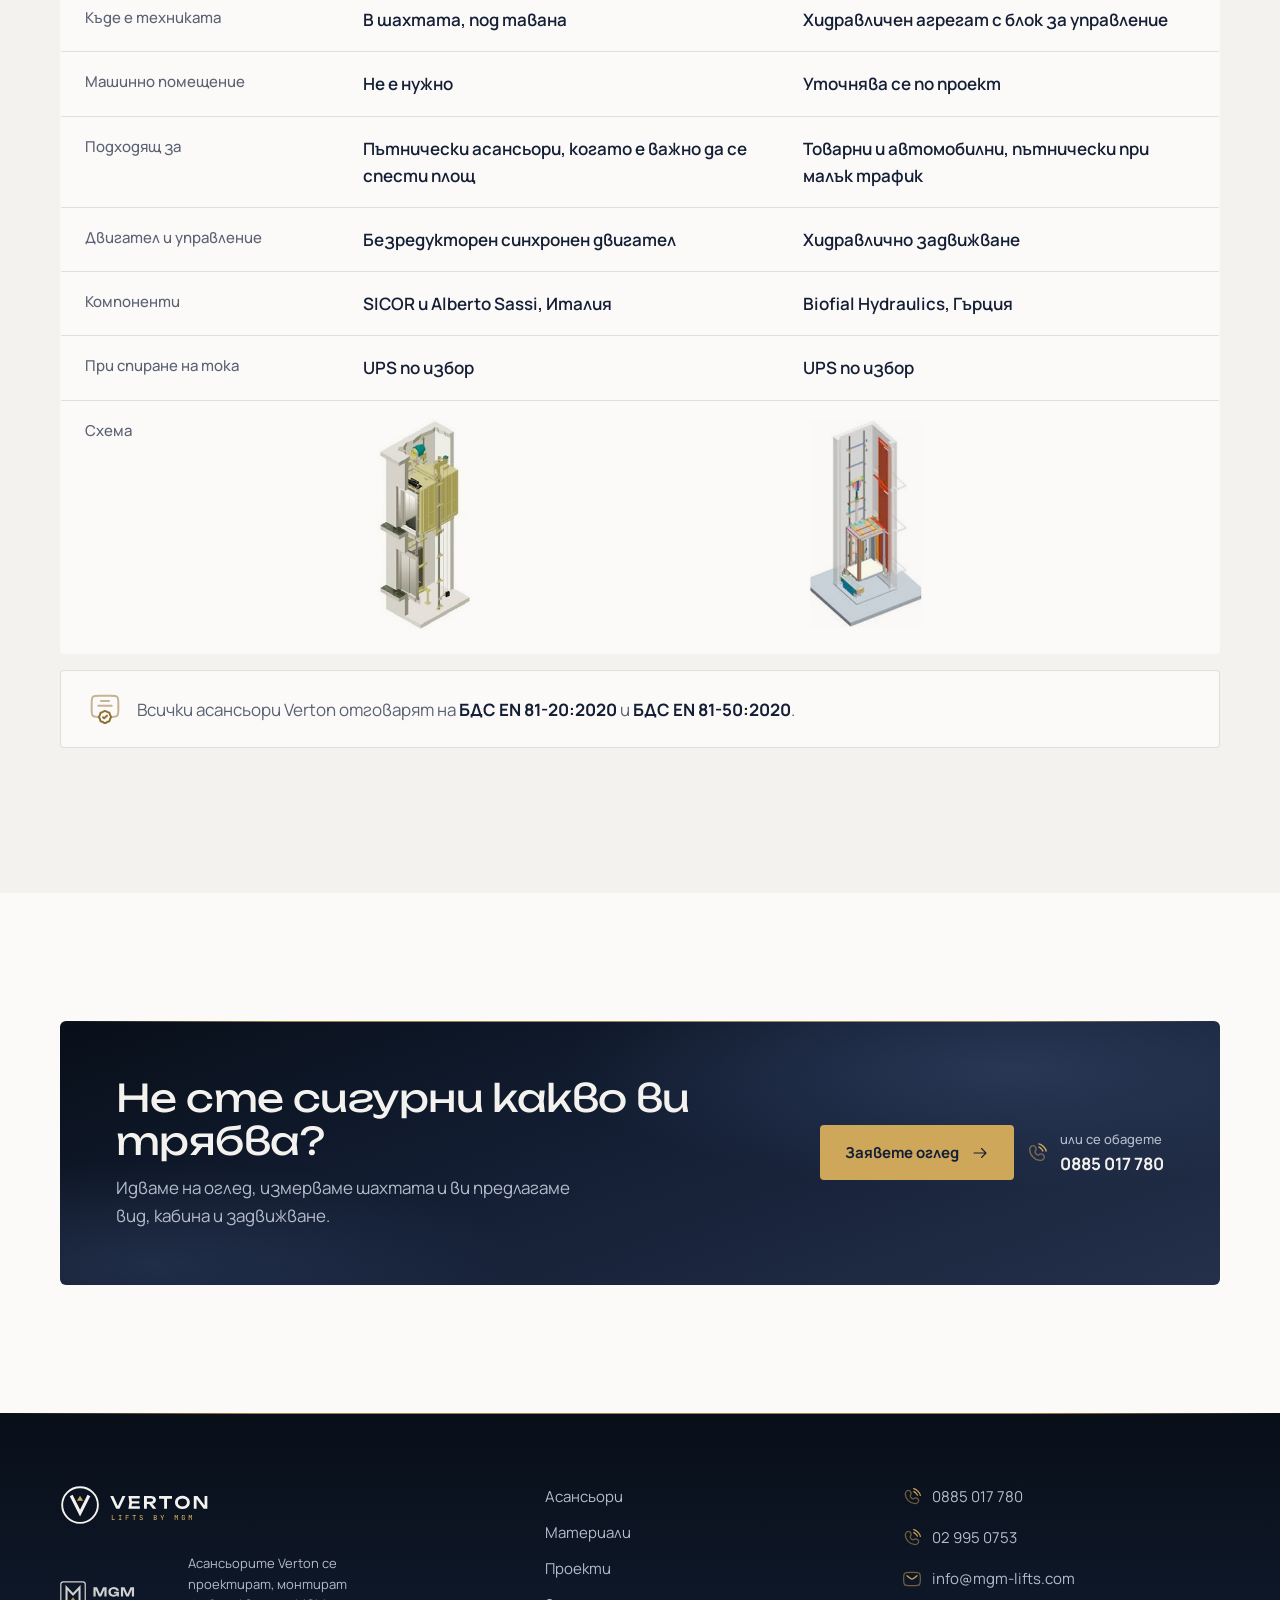
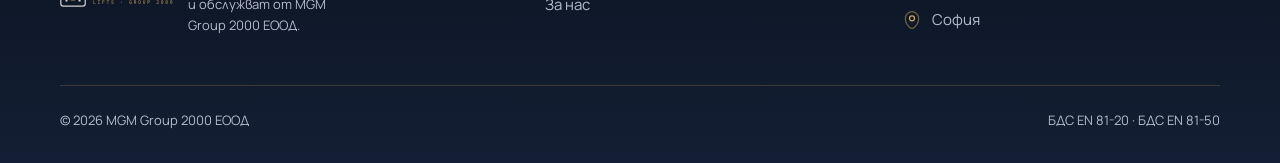
<file: asansiori.html>
<!doctype html>
<html lang="bg">
<head>
  <meta charset="utf-8">
  <meta name="viewport" content="width=device-width, initial-scale=1">
  <title>Асансьори и кабини | Verton</title>
  <meta name="description" content="Пътнически, товарни, автомобилни и кухненски асансьори Verton. Пет модела: Verton Standard, Inox, Lumen, Arbor и Cargo, 12 облицовки, 5 подови настилки, електрическо и хидравлично задвижване.">
  <meta name="theme-color" content="#141f35">
  <meta property="og:title" content="Асансьори и кабини | Verton">
  <meta property="og:description" content="Пътнически, товарни, автомобилни и кухненски асансьори Verton. Пет модела: Verton Standard, Inox, Lumen, Arbor и Cargo, 12 облицовки, 5 подови настилки, електрическо и хидравлично задвижване.">
  <meta property="og:type" content="website">
  <meta property="og:image" content="assets/img/kabini/mg-4.jpg">
  <link rel="icon" href="assets/brand/favicon.svg" type="image/svg+xml">
  <link rel="preconnect" href="https://fonts.googleapis.com">
  <link rel="preconnect" href="https://fonts.gstatic.com" crossorigin>
  <link href="https://fonts.googleapis.com/css2?family=Manrope:wght@400;500;600;700&family=Unbounded:wght@400;500&display=swap" rel="stylesheet">
  <link rel="stylesheet" href="assets/css/style.css">
</head>
<body>
  <a class="skip-link" href="#main">Към съдържанието</a>
  <header class="site-header">
    <div class="wrap">
      <a class="brand" href="index.html" aria-label="Verton, начало"><img src="assets/brand/verton-dark.svg" alt="Verton" width="241" height="64"></a>
      <nav class="nav" id="nav" aria-label="Основна навигация">
        <a href="asansiori.html" aria-current="page">Асансьори</a>
        <a href="proekti.html">Проекти</a>
        <a href="za-nas.html">За нас</a>
        <a href="kontakti.html">Контакти</a>
        <a class="btn nav-mobile-cta" href="index.html#zapitvane">Запитване</a>
      </nav>
      <div class="header-cta">
        <a class="header-phone" href="tel:+359885017780"><svg class="ic" viewBox="0 0 24 24" aria-hidden="true"><g fill="none" stroke="currentColor" stroke-linecap="round" stroke-width="1.5"><path d="M14 2s2.2.2 5 3s3 5 3 5m-7.793-4.464s.99.282 2.475 1.767s1.768 2.475 1.768 2.475"/><path d="m10.038 5.316l.649 1.163c.585 1.05.35 2.426-.572 3.349q0 0 0 0s-1.12 1.119.91 3.148c2.027 2.027 3.146.91 3.147.91q0 0 0 0c.923-.923 2.3-1.158 3.349-.573l1.163.65c1.585.884 1.772 3.106.379 4.5c-.837.836-1.863 1.488-2.996 1.53c-1.908.073-5.149-.41-8.4-3.66c-3.25-3.251-3.733-6.492-3.66-8.4c.043-1.133.694-2.159 1.53-2.996c1.394-1.393 3.616-1.206 4.5.38Z" opacity=".5"/></g></svg><span>0885 017 780</span></a>
        <a class="btn btn-primary" href="index.html#zapitvane">Запитване</a>
      </div>
      <button class="nav-toggle" type="button" aria-controls="nav" aria-expanded="false" aria-label="Меню"><span></span></button>
    </div>
  </header>

  <main id="main">
    <section class="page-intro">
      <div class="wrap">
        <h1>Асансьори Verton</h1>
        <p class="lead">Изберете вида асансьор и кабината. Задвижването и детайлите уточняваме заедно при огледа на сградата.</p>
      </div>
    </section>

    <nav class="subnav" aria-label="Раздели на страницата">
      <div class="wrap">
        <a href="#vidove">Видове</a>
        <a href="#kabini">Кабини</a>
        <a href="#materiali">Материали</a>
        <a href="#zadvizhvane">Задвижване</a>
      </div>
    </nav>

    <section class="section tight" id="vidove">
      <div class="wrap">
        <div class="sec-title"><div><h2>Видове асансьори</h2><p>Какво ще пренася асансьорът определя всичко останало.</p></div></div>
        <div class="kinds">
          <div class="kind"><svg class="ic" viewBox="0 0 24 24" aria-hidden="true"><g fill="none" stroke="currentColor" stroke-width="1.5"><circle cx="9" cy="6" r="4"/><path d="M12.5 4.341a3 3 0 1 1 0 3.318" opacity=".5"/><ellipse cx="9" cy="17" rx="7" ry="4"/><path stroke-linecap="round" d="M18 14c1.754.385 3 1.359 3 2.5c0 1.03-1.014 1.923-2.5 2.37" opacity=".5"/></g></svg><h3>Пътнически</h3><p>За жилищни, офис и обществени сгради.</p><span class="drive-tag">Електрически или хидравличен</span></div>
          <div class="kind"><svg class="ic" viewBox="0 0 24 24" aria-hidden="true"><g fill="none" stroke="currentColor" stroke-linecap="round" stroke-width="1.5"><path d="m15.578 3.382l2 1.05c2.151 1.129 3.227 1.693 3.825 2.708C22 8.154 22 9.417 22 11.942v.117c0 2.524 0 3.787-.597 4.801c-.598 1.015-1.674 1.58-3.825 2.709l-2 1.049C13.822 21.539 12.944 22 12 22s-1.822-.46-3.578-1.382l-2-1.05c-2.151-1.129-3.227-1.693-3.825-2.708C2 15.846 2 14.583 2 12.06v-.117c0-2.525 0-3.788.597-4.802c.598-1.015 1.674-1.58 3.825-2.708l2-1.05C10.178 2.461 11.056 2 12 2s1.822.46 3.578 1.382Z"/><path d="m21 7.5l-4 2M12 12L3 7.5m9 4.5v9.5m0-9.5l4.5-2.25l.5-.25m0 0V13m0-3.5l-9.5-5" opacity=".5"/></g></svg><h3>Товарни</h3><p>Товарни платформи за складове, фабрики и търговски обекти.</p><span class="drive-tag">Най-често хидравличен</span></div>
          <div class="kind"><svg class="ic" viewBox="0 0 24 24" aria-hidden="true"><g fill="none" stroke="currentColor" stroke-width="1.5"><path stroke-linecap="round" d="M22 22H2m1 0V11.347a3 3 0 0 1 1.007-2.242l6-5.333a3 3 0 0 1 3.986 0l6 5.333A3 3 0 0 1 21 11.347V22M10 9h4"/><path stroke-linecap="round" d="M9 15.5h6m-6 3h6" opacity=".5"/><path d="M18 22v-6c0-1.886 0-2.828-.586-3.414S15.886 12 14 12h-4c-1.886 0-2.828 0-3.414.586S6 14.114 6 16v6" opacity=".5"/></g></svg><h3>Автомобилни</h3><p>За подземни и надземни гаражи и паркинги.</p><span class="drive-tag">Най-често хидравличен</span></div>
          <div class="kind"><svg class="ic" viewBox="0 0 24 24" aria-hidden="true"><g fill="none"><path fill="currentColor" d="M19 18h.75zM5 14.584h.75a.75.75 0 0 0-.45-.687zm14 0l-.3-.687a.75.75 0 0 0-.45.687zM15.75 7a.75.75 0 0 0 1.5 0zm-9 0a.75.75 0 0 0 1.5 0zM7 4.25A5.75 5.75 0 0 0 1.25 10h1.5A4.25 4.25 0 0 1 7 5.75zm10 1.5A4.25 4.25 0 0 1 21.25 10h1.5A5.75 5.75 0 0 0 17 4.25zm-2 15.5H9v1.5h6zm-6 0c-.964 0-1.612-.002-2.095-.067c-.461-.062-.659-.169-.789-.3l-1.06 1.062c.455.455 1.022.64 1.65.725c.606.082 1.372.08 2.294.08zM4.25 18c0 .922-.002 1.688.08 2.294c.084.628.27 1.195.725 1.65l1.061-1.06c-.13-.13-.237-.328-.3-.79c-.064-.482-.066-1.13-.066-2.094zm14 0c0 .964-.002 1.612-.067 2.095c-.062.461-.169.659-.3.789l1.062 1.06c.455-.455.64-1.022.725-1.65c.082-.606.08-1.372.08-2.294zM15 22.75c.922 0 1.688.002 2.294-.08c.628-.084 1.195-.27 1.65-.726l-1.06-1.06c-.13.13-.328.237-.79.3c-.482.064-1.13.066-2.094.066zm-8-17q.32 0 .628.046l.219-1.484A6 6 0 0 0 7 4.25zm5-4.5a5.25 5.25 0 0 0-4.973 3.563l1.42.482A3.75 3.75 0 0 1 12 2.75zM7.027 4.813A5.3 5.3 0 0 0 6.75 6.5h1.5c0-.423.07-.828.198-1.205zM17 4.25q-.431 0-.847.062l.22 1.484A4 4 0 0 1 17 5.75zm-5-1.5a3.75 3.75 0 0 1 3.552 2.545l1.42-.482A5.25 5.25 0 0 0 12 1.25zm3.552 2.545c.128.377.198.782.198 1.205h1.5c0-.589-.097-1.156-.277-1.687zM5.75 18v-3.416h-1.5V18zm-.45-4.103A4.25 4.25 0 0 1 2.75 10h-1.5a5.75 5.75 0 0 0 3.45 5.271zm12.95.687V18h1.5v-3.416zm3-4.584a4.25 4.25 0 0 1-2.55 3.897l.6 1.374A5.75 5.75 0 0 0 22.75 10zm-5.5-3.5V7h1.5v-.5zm-9 0V7h1.5v-.5z"/><path stroke="currentColor" stroke-linecap="round" stroke-linejoin="round" stroke-width="1.5" d="M9 18h6" opacity=".5"/></g></svg><h3>Кухненски</h3><p>Малки асансьори за ресторанти, хотели и заведения.</p><span class="drive-tag">По проект</span></div>
        </div>
      </div>
    </section>

    <section class="section bone" id="kabini">
      <div class="wrap">
        <div class="sec-title"><div><h2>Кабини</h2><p>Пет модела. Всеки може да се комбинира с облицовките и подовете по-долу.</p></div></div>
        <div class="viewer" data-tabs data-hash>
          <div class="viewer-list" role="tablist" aria-label="Модели кабини">
            <button type="button" role="tab" id="t-standard" aria-controls="standard" aria-selected="true">Verton Standard <svg class="ic" viewBox="0 0 24 24" aria-hidden="true"><path fill="none" stroke="currentColor" stroke-linecap="round" stroke-linejoin="round" stroke-width="1.5" d="M4 12h16m0 0l-6-6m6 6l-6 6"/></svg></button>
            <button type="button" role="tab" id="t-inox" aria-controls="inox" aria-selected="false">Verton Inox <svg class="ic" viewBox="0 0 24 24" aria-hidden="true"><path fill="none" stroke="currentColor" stroke-linecap="round" stroke-linejoin="round" stroke-width="1.5" d="M4 12h16m0 0l-6-6m6 6l-6 6"/></svg></button>
            <button type="button" role="tab" id="t-lumen" aria-controls="lumen" aria-selected="false">Verton Lumen <svg class="ic" viewBox="0 0 24 24" aria-hidden="true"><path fill="none" stroke="currentColor" stroke-linecap="round" stroke-linejoin="round" stroke-width="1.5" d="M4 12h16m0 0l-6-6m6 6l-6 6"/></svg></button>
            <button type="button" role="tab" id="t-arbor" aria-controls="arbor" aria-selected="false">Verton Arbor <svg class="ic" viewBox="0 0 24 24" aria-hidden="true"><path fill="none" stroke="currentColor" stroke-linecap="round" stroke-linejoin="round" stroke-width="1.5" d="M4 12h16m0 0l-6-6m6 6l-6 6"/></svg></button>
            <button type="button" role="tab" id="t-cargo" aria-controls="cargo" aria-selected="false">Verton Cargo <svg class="ic" viewBox="0 0 24 24" aria-hidden="true"><path fill="none" stroke="currentColor" stroke-linecap="round" stroke-linejoin="round" stroke-width="1.5" d="M4 12h16m0 0l-6-6m6 6l-6 6"/></svg></button>
          </div>

          <div>
            <article class="viewer-panel" id="standard" role="tabpanel" aria-labelledby="t-standard">
              <div class="viewer-photos"><figure><img src="assets/img/kabini/standard.jpg" alt="Кабина Verton Standard" width="600" height="800"></figure></div>
              <div class="viewer-info">
                <h3>Verton Standard</h3>
                <p>Надеждна кабина с изчистен дизайн. Изработена е от материали, които издържат дълго без проблеми.</p>
                <dl class="spec">
                  <div><dt>Конструкция</dt><dd>Стомана</dd></div>
                  <div><dt>Таван</dt><dd>Лазерно изрязани ламинирани панели</dd></div>
                  <div><dt>Подходяща за</dt><dd>Всеки тип сграда</dd></div>
                </dl>
                <a class="btn btn-primary" href="index.html?model=Verton+Standard#zapitvane">Запитване за Verton Standard <svg class="ic" viewBox="0 0 24 24" aria-hidden="true"><path fill="none" stroke="currentColor" stroke-linecap="round" stroke-linejoin="round" stroke-width="1.5" d="M4 12h16m0 0l-6-6m6 6l-6 6"/></svg></a>
              </div>
            </article>

            <article class="viewer-panel" id="inox" role="tabpanel" aria-labelledby="t-inox" hidden>
              <div class="viewer-photos"><figure><img src="assets/img/kabini/inox.jpg" alt="Кабина Verton Inox" loading="lazy" width="600" height="800"></figure></div>
              <div class="viewer-info">
                <h3>Verton Inox</h3>
                <p>Стени изцяло от неръждаема стомана. Средата между стандартното и по-представителното решение.</p>
                <dl class="spec">
                  <div><dt>Стени</dt><dd>Ламинирани панели от неръждаема стомана</dd></div>
                  <div><dt>Предимство</dt><dd>Устойчивост и лесна поддръжка</dd></div>
                  <div><dt>Подходяща за</dt><dd>Всеки тип сграда</dd></div>
                </dl>
                <a class="btn btn-primary" href="index.html?model=Verton+Inox#zapitvane">Запитване за Verton Inox <svg class="ic" viewBox="0 0 24 24" aria-hidden="true"><path fill="none" stroke="currentColor" stroke-linecap="round" stroke-linejoin="round" stroke-width="1.5" d="M4 12h16m0 0l-6-6m6 6l-6 6"/></svg></a>
              </div>
            </article>

            <article class="viewer-panel" id="lumen" role="tabpanel" aria-labelledby="t-lumen" hidden>
              <div class="viewer-photos"><figure><img src="assets/img/kabini/mg-3.jpg" alt="Кабина Verton Lumen" loading="lazy" width="455" height="800"></figure></div>
              <div class="viewer-info">
                <h3>Verton Lumen</h3>
                <p>Светъл и стилен интериор, който прави кабината да изглежда по-просторна.</p>
                <dl class="spec">
                  <div><dt>Стени</dt><dd>Ламинирани панели с неръждаема стомана</dd></div>
                  <div><dt>Предимство</dt><dd>Дълготрайност и устойчивост</dd></div>
                  <div><dt>Подходяща за</dt><dd>Всеки тип сграда</dd></div>
                </dl>
                <a class="btn btn-primary" href="index.html?model=Verton+Lumen#zapitvane">Запитване за Verton Lumen <svg class="ic" viewBox="0 0 24 24" aria-hidden="true"><path fill="none" stroke="currentColor" stroke-linecap="round" stroke-linejoin="round" stroke-width="1.5" d="M4 12h16m0 0l-6-6m6 6l-6 6"/></svg></a>
              </div>
            </article>

            <article class="viewer-panel" id="arbor" role="tabpanel" aria-labelledby="t-arbor" hidden>
              <div class="viewer-photos"><figure><img src="assets/img/kabini/mg-4.jpg" alt="Кабина Verton Arbor" loading="lazy" width="600" height="800"></figure></div>
              <div class="viewer-info">
                <h3>Verton Arbor</h3>
                <p>Топлината на дървото и здравината на стоманата. Запазва вида си при ежедневна употреба.</p>
                <dl class="spec">
                  <div><dt>Стени</dt><dd>МДФ с дървесна визия и неръждаема стомана</dd></div>
                  <div><dt>Предимство</dt><dd>Издържа на интензивна употреба</dd></div>
                  <div><dt>Подходяща за</dt><dd>Различни видове сгради</dd></div>
                </dl>
                <a class="btn btn-primary" href="index.html?model=Verton+Arbor#zapitvane">Запитване за Verton Arbor <svg class="ic" viewBox="0 0 24 24" aria-hidden="true"><path fill="none" stroke="currentColor" stroke-linecap="round" stroke-linejoin="round" stroke-width="1.5" d="M4 12h16m0 0l-6-6m6 6l-6 6"/></svg></a>
              </div>
            </article>

            <article class="viewer-panel" id="cargo" role="tabpanel" aria-labelledby="t-cargo" hidden>
              <div class="viewer-photos two">
                <figure><img src="assets/img/kabini/tovarna-vrati.jpg" alt="Врата на товарна платформа Verton Cargo" loading="lazy" width="600" height="800"></figure>
                <figure><img src="assets/img/kabini/tovarna-kabina.jpg" alt="Товарна кабина с предпазни ленти" loading="lazy" width="800" height="600"></figure>
              </div>
              <div class="viewer-info">
                <h3>Verton Cargo</h3>
                <p>Здрава конструкция за тежки условия. Функционалният дизайн улеснява товаренето и разтоварването.</p>
                <dl class="spec">
                  <div><dt>Конструкция</dt><dd>Индустриална, за тежки условия</dd></div>
                  <div><dt>Задвижване</dt><dd>Най-често хидравлично</dd></div>
                  <div><dt>Подходяща за</dt><dd>Складове, фабрики, промишлени обекти</dd></div>
                </dl>
                <a class="btn btn-primary" href="index.html?model=Verton+Cargo&amp;tema=Товарен+асансьор#zapitvane">Запитване за Verton Cargo <svg class="ic" viewBox="0 0 24 24" aria-hidden="true"><path fill="none" stroke="currentColor" stroke-linecap="round" stroke-linejoin="round" stroke-width="1.5" d="M4 12h16m0 0l-6-6m6 6l-6 6"/></svg></a>
              </div>
            </article>
          </div>
        </div>
      </div>
    </section>

    <section class="section" id="materiali">
      <div class="wrap" data-tabs>
        <div class="mat-head">
          <div class="sec-title" style="margin:0"><div><h2>Материали</h2><p>Мостри можем да покажем на място при огледа.</p></div></div>
          <div class="tabs light" role="tablist" aria-label="Тип материал">
            <button type="button" role="tab" id="tab-obl" aria-controls="panel-obl" aria-selected="true">Облицовки · 12</button>
            <button type="button" role="tab" id="tab-pod" aria-controls="panel-pod" aria-selected="false">Подове · 5</button>
          </div>
        </div>
        <div id="panel-obl" role="tabpanel" aria-labelledby="tab-obl">
          <div class="swatches big">
            <div class="swatch"><figure><img src="assets/img/oblitsovki/obl-01.jpg" alt="" loading="lazy"></figure><p>Сребърен сатен</p></div>
            <div class="swatch"><figure><img src="assets/img/oblitsovki/obl-02.jpg" alt="" loading="lazy"></figure><p>Златен сатен</p></div>
            <div class="swatch"><figure><img src="assets/img/oblitsovki/obl-03.jpg" alt="" loading="lazy"></figure><p>Сребърна вълна</p></div>
            <div class="swatch"><figure><img src="assets/img/oblitsovki/obl-04.jpg" alt="" loading="lazy"></figure><p>Златна вълна</p></div>
            <div class="swatch"><figure><img src="assets/img/oblitsovki/obl-05.jpg" alt="" loading="lazy"></figure><p>Златна геометрия</p></div>
            <div class="swatch"><figure><img src="assets/img/oblitsovki/obl-06.jpg" alt="" loading="lazy"></figure><p>Сребърни квадрати</p></div>
            <div class="swatch"><figure><img src="assets/img/oblitsovki/obl-07.jpg" alt="" loading="lazy"></figure><p>Сребърна звезда</p></div>
            <div class="swatch"><figure><img src="assets/img/oblitsovki/obl-08.jpg" alt="" loading="lazy"></figure><p>Сребърна геометрия</p></div>
            <div class="swatch"><figure><img src="assets/img/oblitsovki/obl-09.jpg" alt="" loading="lazy"></figure><p>Златна звезда</p></div>
            <div class="swatch"><figure><img src="assets/img/oblitsovki/obl-10.jpg" alt="" loading="lazy"></figure><p>Сребърен Египет</p></div>
            <div class="swatch"><figure><img src="assets/img/oblitsovki/obl-11.jpg" alt="" loading="lazy"></figure><p>Златни квадрати</p></div>
            <div class="swatch"><figure><img src="assets/img/oblitsovki/obl-12.jpg" alt="" loading="lazy"></figure><p>Златен Египет</p></div>
          </div>
        </div>
        <div id="panel-pod" role="tabpanel" aria-labelledby="tab-pod" hidden>
          <div class="swatches floors">
            <div class="swatch"><figure><img src="assets/img/podove/pod-1.jpg" alt="" loading="lazy"></figure><p>Светъл терацо</p></div>
            <div class="swatch"><figure><img src="assets/img/podove/pod-2.jpg" alt="" loading="lazy"></figure><p>Пясъчен терацо</p></div>
            <div class="swatch"><figure><img src="assets/img/podove/pod-3.jpg" alt="" loading="lazy"></figure><p>Сив гранит</p></div>
            <div class="swatch"><figure><img src="assets/img/podove/pod-4.jpg" alt="" loading="lazy"></figure><p>Черен терацо</p></div>
            <div class="swatch"><figure><img src="assets/img/podove/pod-5.jpg" alt="" loading="lazy"></figure><p>Антрацит</p></div>
          </div>
        </div>
      </div>
    </section>

    <section class="section bone" id="zadvizhvane">
      <div class="wrap">
        <div class="sec-title"><div><h2>Задвижване</h2><p>Изборът зависи от сградата и товара. Препоръчваме решение след огледа.</p></div></div>
        <table class="dtable">
          <thead>
            <tr>
              <th scope="col"><span class="sr-only">Параметър</span></th>
              <th scope="col"><svg class="ic" viewBox="0 0 24 24" aria-hidden="true"><g fill="none" stroke="currentColor" stroke-width="1.5"><path d="M13.926 9.705c-.379-.371-.379-.963-.379-2.148v-.31c0-3.285 0-4.927-.923-5.21s-1.913 1.056-3.892 3.734L5.67 9.914c-1.285 1.739-1.928 2.608-1.574 3.291l.018.034c.375.673 1.485.673 3.704.673c1.233 0 1.85 0 2.236.363"/><path d="m13.926 9.706l.02.019c.387.364 1.003.364 2.236.364c2.22 0 3.329 0 3.703.672l.019.034c.354.684-.289 1.553-1.574 3.29l-3.062 4.144c-1.98 2.678-2.969 4.017-3.892 3.734c-.924-.283-.924-1.925-.923-5.21v-.31c0-1.184 0-1.777-.379-2.148l-.02-.02" opacity=".5"/></g></svg><span>Електрически</span><small>Без машинно помещение</small></th>
              <th scope="col"><svg class="ic" viewBox="0 0 24 24" aria-hidden="true"><g fill="none" stroke="currentColor" stroke-width="1.5"><path d="M10 17.833C10 20.134 8.21 22 6 22s-4-1.866-4-4.167c0-1.44 1.566-3.361 2.738-4.598a1.724 1.724 0 0 1 2.524 0C8.434 14.472 10 16.393 10 17.833Zm12 0C22 20.134 20.21 22 18 22s-4-1.866-4-4.167c0-1.44 1.566-3.361 2.738-4.598a1.724 1.724 0 0 1 2.524 0C20.434 14.472 22 16.393 22 17.833Z"/><path d="M16 7.833C16 10.134 14.21 12 12 12s-4-1.866-4-4.167c0-1.44 1.566-3.361 2.738-4.598a1.724 1.724 0 0 1 2.524 0C14.434 4.472 16 6.393 16 7.833Z" opacity=".5"/></g></svg><span>Хидравличен</span><small>За тежки товари</small></th>
            </tr>
          </thead>
          <tbody>
            <tr><th scope="row">Къде е техниката</th><td>В шахтата, под тавана</td><td>Хидравличен агрегат с блок за управление</td></tr>
            <tr><th scope="row">Машинно помещение</th><td>Не е нужно</td><td>Уточнява се по проект</td></tr>
            <tr><th scope="row">Подходящ за</th><td>Пътнически асансьори, когато е важно да се спести площ</td><td>Товарни и автомобилни, пътнически при малък трафик</td></tr>
            <tr><th scope="row">Двигател и управление</th><td>Безредукторен синхронен двигател</td><td>Хидравлично задвижване</td></tr>
            <tr><th scope="row">Компоненти</th><td>SICOR и Alberto Sassi, Италия</td><td>Biofial Hydraulics, Гърция</td></tr>
            <tr><th scope="row">При спиране на тока</th><td>UPS по избор</td><td>UPS по избор</td></tr>
            <tr><th scope="row">Схема</th><td class="dia"><img src="assets/img/tehnika/bez-mashinno.jpg" alt="Схема на електрически асансьор" loading="lazy"></td><td class="dia"><img src="assets/img/tehnika/hidravlichen.jpg" alt="Схема на хидравличен асансьор" loading="lazy"></td></tr>
          </tbody>
        </table>
        <p class="note"><svg class="ic" viewBox="0 0 24 24" aria-hidden="true"><g fill="none" stroke="currentColor" stroke-width="1.5"><path d="M7 17.998c-2.175-.012-3.353-.108-4.121-.877C2 16.243 2 14.828 2 12V8c0-2.828 0-4.243.879-5.121C3.757 2 5.172 2 8 2h8c2.828 0 4.243 0 5.121.879C22 3.757 22 5.172 22 8v4c0 2.828 0 4.243-.879 5.121c-.73.73-1.829.854-3.801.875l-.82.002" opacity=".5"/><path stroke-linecap="round" d="M9 6h6M7 9.5h10" opacity=".5"/><path d="M10.89 13.945a1.71 1.71 0 0 1 2.22 0c.273.234.614.375.973.404a1.71 1.71 0 0 1 1.569 1.568c.028.36.17.7.403.974a1.71 1.71 0 0 1 0 2.218a1.7 1.7 0 0 0-.403.974a1.71 1.71 0 0 1-1.57 1.569a1.7 1.7 0 0 0-.973.403a1.71 1.71 0 0 1-2.218 0a1.7 1.7 0 0 0-.974-.404a1.71 1.71 0 0 1-1.568-1.568a1.7 1.7 0 0 0-.404-.974a1.71 1.71 0 0 1 0-2.218a1.7 1.7 0 0 0 .404-.974a1.71 1.71 0 0 1 1.568-1.568c.36-.029.7-.17.974-.404Z"/><path stroke-linecap="round" stroke-linejoin="round" d="m10.5 18.2l.857.8l2.143-2"/></g></svg><span>Всички асансьори Verton отговарят на <b>БДС EN 81-20:2020</b> и <b>БДС EN 81-50:2020</b>.</span></p>
      </div>
    </section>

    <section class="section">
      <div class="wrap">
        <div class="help">
          <div>
            <h2>Не сте сигурни какво ви трябва?</h2>
            <p>Идваме на оглед, измерваме шахтата и ви предлагаме вид, кабина и задвижване.</p>
          </div>
          <div class="actions">
            <a class="btn btn-primary" href="index.html#zapitvane">Заявете оглед <svg class="ic" viewBox="0 0 24 24" aria-hidden="true"><path fill="none" stroke="currentColor" stroke-linecap="round" stroke-linejoin="round" stroke-width="1.5" d="M4 12h16m0 0l-6-6m6 6l-6 6"/></svg></a>
            <a class="call" href="tel:+359885017780"><svg class="ic" viewBox="0 0 24 24" aria-hidden="true"><g fill="none" stroke="currentColor" stroke-linecap="round" stroke-width="1.5"><path d="M14 2s2.2.2 5 3s3 5 3 5m-7.793-4.464s.99.282 2.475 1.767s1.768 2.475 1.768 2.475"/><path d="m10.038 5.316l.649 1.163c.585 1.05.35 2.426-.572 3.349q0 0 0 0s-1.12 1.119.91 3.148c2.027 2.027 3.146.91 3.147.91q0 0 0 0c.923-.923 2.3-1.158 3.349-.573l1.163.65c1.585.884 1.772 3.106.379 4.5c-.837.836-1.863 1.488-2.996 1.53c-1.908.073-5.149-.41-8.4-3.66c-3.25-3.251-3.733-6.492-3.66-8.4c.043-1.133.694-2.159 1.53-2.996c1.394-1.393 3.616-1.206 4.5.38Z" opacity=".5"/></g></svg><span><small>или се обадете</small><b>0885 017 780</b></span></a>
          </div>
        </div>
      </div>
    </section>
  </main>

  <a class="call-fab" href="tel:+359885017780"><svg class="ic" viewBox="0 0 24 24" aria-hidden="true"><g fill="none" stroke="currentColor" stroke-linecap="round" stroke-width="1.5"><path d="M14 2s2.2.2 5 3s3 5 3 5m-7.793-4.464s.99.282 2.475 1.767s1.768 2.475 1.768 2.475"/><path d="m10.038 5.316l.649 1.163c.585 1.05.35 2.426-.572 3.349q0 0 0 0s-1.12 1.119.91 3.148c2.027 2.027 3.146.91 3.147.91q0 0 0 0c.923-.923 2.3-1.158 3.349-.573l1.163.65c1.585.884 1.772 3.106.379 4.5c-.837.836-1.863 1.488-2.996 1.53c-1.908.073-5.149-.41-8.4-3.66c-3.25-3.251-3.733-6.492-3.66-8.4c.043-1.133.694-2.159 1.53-2.996c1.394-1.393 3.616-1.206 4.5.38Z" opacity=".5"/></g></svg>Обадете се</a>

  <footer class="site-footer">
    <div class="wrap">
      <div class="footer-grid">
        <div>
          <a class="brand" href="index.html" aria-label="Verton, начало"><img src="assets/brand/verton-light.svg" alt="Verton" width="241" height="64"></a>
          <a class="footer-company" href="za-nas.html"><img src="assets/brand/logo-light.svg" alt="MGM Group 2000" width="280" height="64" loading="lazy"><span>Асансьорите Verton се проектират, монтират и обслужват от MGM Group 2000 ЕООД.</span></a>
        </div>
        <div>
          <ul>
            <li><a href="asansiori.html">Асансьори</a></li>
            <li><a href="asansiori.html#materiali">Материали</a></li>
            <li><a href="proekti.html">Проекти</a></li>
            <li><a href="za-nas.html">За нас</a></li>
          </ul>
        </div>
        <div>
          <ul>
            <li><a href="tel:+359885017780"><svg class="ic" viewBox="0 0 24 24" aria-hidden="true"><g fill="none" stroke="currentColor" stroke-linecap="round" stroke-width="1.5"><path d="M14 2s2.2.2 5 3s3 5 3 5m-7.793-4.464s.99.282 2.475 1.767s1.768 2.475 1.768 2.475"/><path d="m10.038 5.316l.649 1.163c.585 1.05.35 2.426-.572 3.349q0 0 0 0s-1.12 1.119.91 3.148c2.027 2.027 3.146.91 3.147.91q0 0 0 0c.923-.923 2.3-1.158 3.349-.573l1.163.65c1.585.884 1.772 3.106.379 4.5c-.837.836-1.863 1.488-2.996 1.53c-1.908.073-5.149-.41-8.4-3.66c-3.25-3.251-3.733-6.492-3.66-8.4c.043-1.133.694-2.159 1.53-2.996c1.394-1.393 3.616-1.206 4.5.38Z" opacity=".5"/></g></svg>0885 017 780</a></li>
            <li><a href="tel:+35929950753"><svg class="ic" viewBox="0 0 24 24" aria-hidden="true"><g fill="none" stroke="currentColor" stroke-linecap="round" stroke-width="1.5"><path d="M14 2s2.2.2 5 3s3 5 3 5m-7.793-4.464s.99.282 2.475 1.767s1.768 2.475 1.768 2.475"/><path d="m10.038 5.316l.649 1.163c.585 1.05.35 2.426-.572 3.349q0 0 0 0s-1.12 1.119.91 3.148c2.027 2.027 3.146.91 3.147.91q0 0 0 0c.923-.923 2.3-1.158 3.349-.573l1.163.65c1.585.884 1.772 3.106.379 4.5c-.837.836-1.863 1.488-2.996 1.53c-1.908.073-5.149-.41-8.4-3.66c-3.25-3.251-3.733-6.492-3.66-8.4c.043-1.133.694-2.159 1.53-2.996c1.394-1.393 3.616-1.206 4.5.38Z" opacity=".5"/></g></svg>02 995 0753</a></li>
            <li><a href="mailto:info@mgm-lifts.com"><svg class="ic" viewBox="0 0 24 24" aria-hidden="true"><g fill="none" stroke="currentColor" stroke-width="1.5"><path d="M2 12c0-3.771 0-5.657 1.172-6.828S6.229 4 10 4h4c3.771 0 5.657 0 6.828 1.172S22 8.229 22 12s0 5.657-1.172 6.828S17.771 20 14 20h-4c-3.771 0-5.657 0-6.828-1.172S2 15.771 2 12Z" opacity=".5"/><path stroke-linecap="round" d="m6 8l2.159 1.8c1.837 1.53 2.755 2.295 3.841 2.295s2.005-.765 3.841-2.296L18 8"/></g></svg>info@mgm-lifts.com</a></li>
            <li><span style="display:inline-flex;align-items:center;gap:10px"><svg class="ic" viewBox="0 0 24 24" aria-hidden="true"><g fill="none" stroke="currentColor" stroke-width="1.5"><path d="M4 10.143C4 5.646 7.582 2 12 2s8 3.646 8 8.143c0 4.462-2.553 9.67-6.537 11.531a3.45 3.45 0 0 1-2.926 0C6.553 19.812 4 14.606 4 10.144Z" opacity=".5"/><circle cx="12" cy="10" r="3"/></g></svg>София</span></li>
          </ul>
        </div>
      </div>
      <div class="footer-bottom">
        <span>© <span data-year>2026</span> MGM Group 2000 ЕООД</span>
        <span>БДС EN 81-20 · БДС EN 81-50</span>
      </div>
    </div>
  </footer>

  <script src="assets/js/main.js" defer></script>
</body>
</html>
</file>
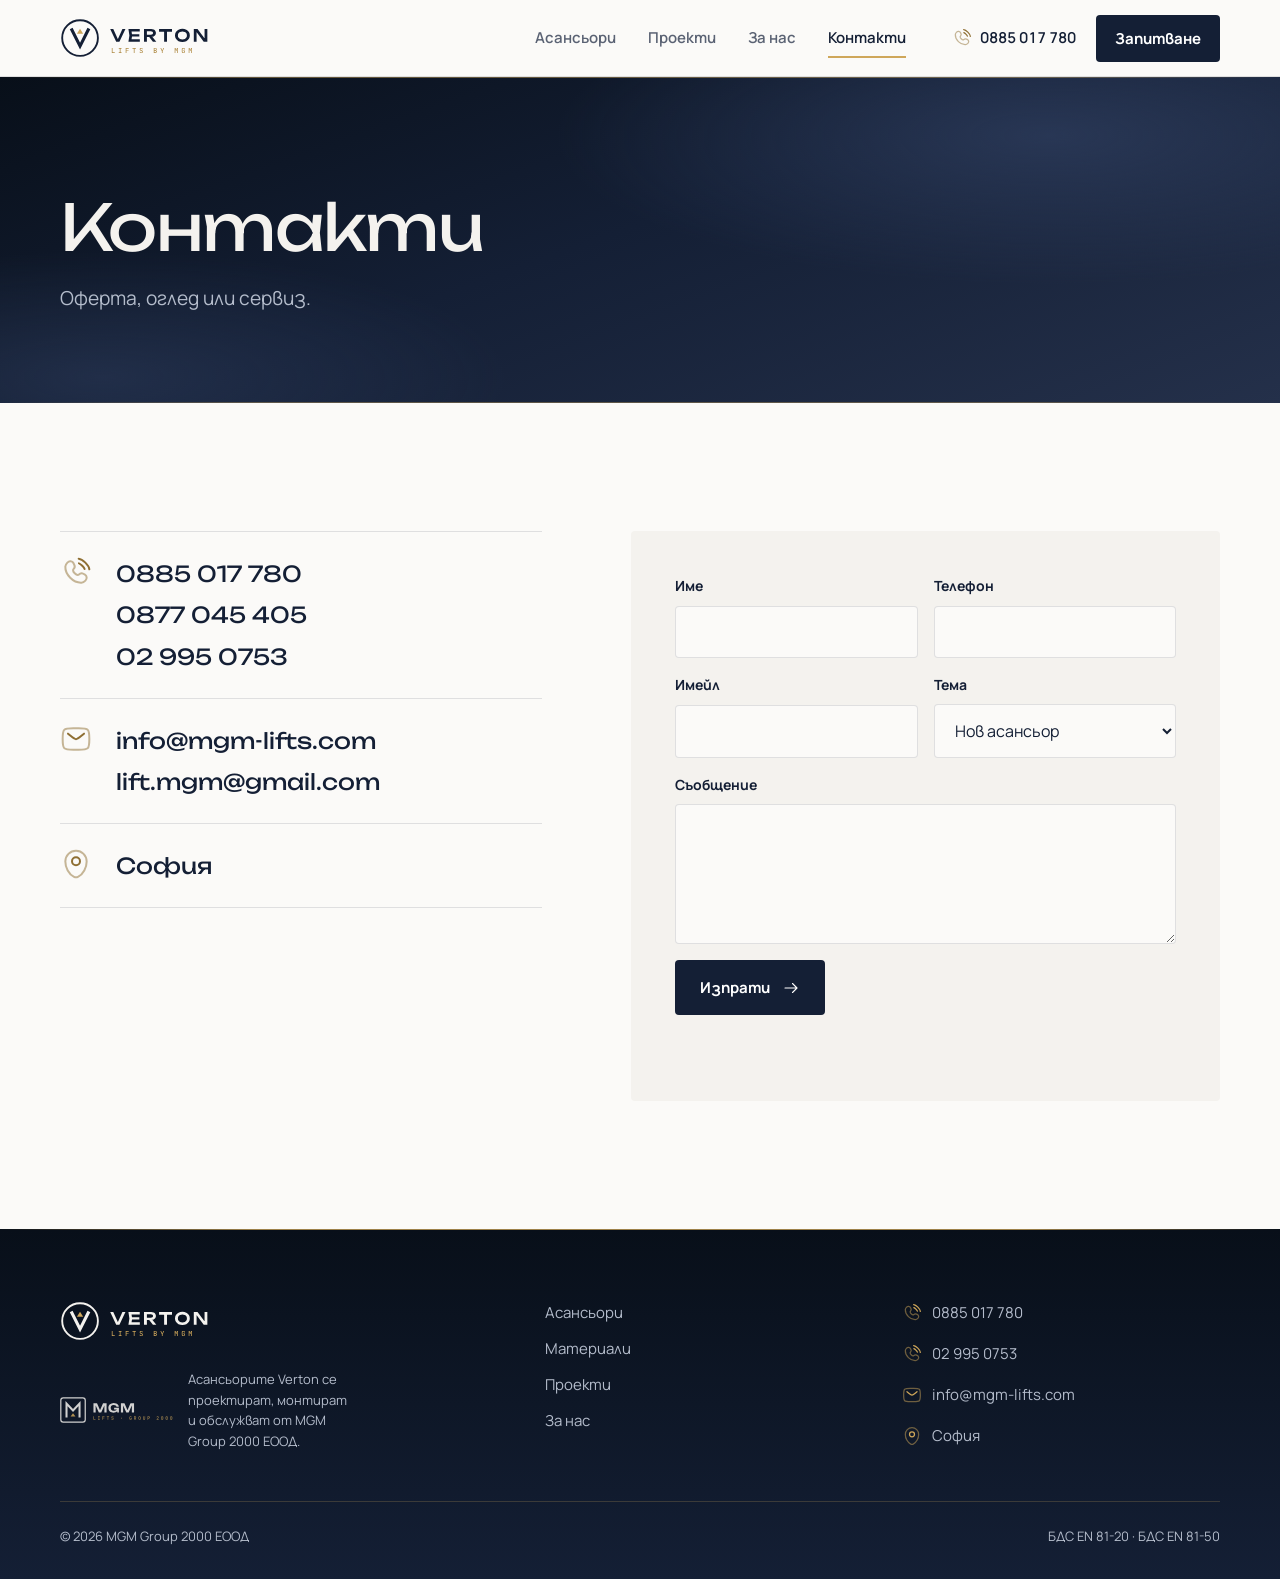
<file: kontakti.html>
<!doctype html>
<html lang="bg">
<head>
  <meta charset="utf-8">
  <meta name="viewport" content="width=device-width, initial-scale=1">
  <title>Контакти | Verton</title>
  <meta name="description" content="Запитване за асансьор Verton, оглед или сервиз. Телефон, имейл и форма.">
  <meta name="theme-color" content="#141f35">
  <meta property="og:title" content="Контакти | Verton">
  <meta property="og:description" content="Запитване за асансьор Verton, оглед или сервиз. Телефон, имейл и форма.">
  <meta property="og:type" content="website">
  <meta property="og:image" content="assets/img/kabini/mg-4.jpg">
  <link rel="icon" href="assets/brand/favicon.svg" type="image/svg+xml">
  <link rel="preconnect" href="https://fonts.googleapis.com">
  <link rel="preconnect" href="https://fonts.gstatic.com" crossorigin>
  <link href="https://fonts.googleapis.com/css2?family=Manrope:wght@400;500;600;700&family=Unbounded:wght@400;500&display=swap" rel="stylesheet">
  <link rel="stylesheet" href="assets/css/style.css">
</head>
<body>
  <a class="skip-link" href="#main">Към съдържанието</a>
  <header class="site-header">
    <div class="wrap">
      <a class="brand" href="index.html" aria-label="Verton, начало"><img src="assets/brand/verton-dark.svg" alt="Verton" width="241" height="64"></a>
      <nav class="nav" id="nav" aria-label="Основна навигация">
        <a href="asansiori.html">Асансьори</a>
        <a href="proekti.html">Проекти</a>
        <a href="za-nas.html">За нас</a>
        <a href="kontakti.html" aria-current="page">Контакти</a>
        <a class="btn nav-mobile-cta" href="index.html#zapitvane">Запитване</a>
      </nav>
      <div class="header-cta">
        <a class="header-phone" href="tel:+359885017780"><svg class="ic" viewBox="0 0 24 24" aria-hidden="true"><g fill="none" stroke="currentColor" stroke-linecap="round" stroke-width="1.5"><path d="M14 2s2.2.2 5 3s3 5 3 5m-7.793-4.464s.99.282 2.475 1.767s1.768 2.475 1.768 2.475"/><path d="m10.038 5.316l.649 1.163c.585 1.05.35 2.426-.572 3.349q0 0 0 0s-1.12 1.119.91 3.148c2.027 2.027 3.146.91 3.147.91q0 0 0 0c.923-.923 2.3-1.158 3.349-.573l1.163.65c1.585.884 1.772 3.106.379 4.5c-.837.836-1.863 1.488-2.996 1.53c-1.908.073-5.149-.41-8.4-3.66c-3.25-3.251-3.733-6.492-3.66-8.4c.043-1.133.694-2.159 1.53-2.996c1.394-1.393 3.616-1.206 4.5.38Z" opacity=".5"/></g></svg><span>0885 017 780</span></a>
        <a class="btn btn-primary" href="index.html#zapitvane">Запитване</a>
      </div>
      <button class="nav-toggle" type="button" aria-controls="nav" aria-expanded="false" aria-label="Меню"><span></span></button>
    </div>
  </header>

  <main id="main">
    <section class="page-hero dark">
      <div class="wrap">
        <h1 class="h-xl">Контакти</h1>
        <p class="lead">Оферта, оглед или сервиз.</p>
      </div>
    </section>

    <section class="section">
      <div class="wrap split">
        <div class="contact-list reveal">
          <div class="contact-item"><svg class="ic" viewBox="0 0 24 24" aria-hidden="true"><g fill="none" stroke="currentColor" stroke-linecap="round" stroke-width="1.5"><path d="M14 2s2.2.2 5 3s3 5 3 5m-7.793-4.464s.99.282 2.475 1.767s1.768 2.475 1.768 2.475"/><path d="m10.038 5.316l.649 1.163c.585 1.05.35 2.426-.572 3.349q0 0 0 0s-1.12 1.119.91 3.148c2.027 2.027 3.146.91 3.147.91q0 0 0 0c.923-.923 2.3-1.158 3.349-.573l1.163.65c1.585.884 1.772 3.106.379 4.5c-.837.836-1.863 1.488-2.996 1.53c-1.908.073-5.149-.41-8.4-3.66c-3.25-3.251-3.733-6.492-3.66-8.4c.043-1.133.694-2.159 1.53-2.996c1.394-1.393 3.616-1.206 4.5.38Z" opacity=".5"/></g></svg><div><a href="tel:+359885017780">0885 017 780</a><a href="tel:+359877045405">0877 045 405</a><a href="tel:+35929950753">02 995 0753</a></div></div>
          <div class="contact-item"><svg class="ic" viewBox="0 0 24 24" aria-hidden="true"><g fill="none" stroke="currentColor" stroke-width="1.5"><path d="M2 12c0-3.771 0-5.657 1.172-6.828S6.229 4 10 4h4c3.771 0 5.657 0 6.828 1.172S22 8.229 22 12s0 5.657-1.172 6.828S17.771 20 14 20h-4c-3.771 0-5.657 0-6.828-1.172S2 15.771 2 12Z" opacity=".5"/><path stroke-linecap="round" d="m6 8l2.159 1.8c1.837 1.53 2.755 2.295 3.841 2.295s2.005-.765 3.841-2.296L18 8"/></g></svg><div><a href="mailto:info@mgm-lifts.com">info@mgm-lifts.com</a><a href="mailto:lift.mgm@gmail.com">lift.mgm@gmail.com</a></div></div>
          <div class="contact-item"><svg class="ic" viewBox="0 0 24 24" aria-hidden="true"><g fill="none" stroke="currentColor" stroke-width="1.5"><path d="M4 10.143C4 5.646 7.582 2 12 2s8 3.646 8 8.143c0 4.462-2.553 9.67-6.537 11.531a3.45 3.45 0 0 1-2.926 0C6.553 19.812 4 14.606 4 10.144Z" opacity=".5"/><circle cx="12" cy="10" r="3"/></g></svg><div><span class="val">София</span></div></div>
        </div>

        <form class="form reveal" id="inquiry" data-to="info@mgm-lifts.com">
          <div class="field"><label for="f-name">Име</label><input id="f-name" name="name" type="text" autocomplete="name" required></div>
          <div class="field"><label for="f-phone">Телефон</label><input id="f-phone" name="phone" type="tel" autocomplete="tel" required></div>
          <div class="field"><label for="f-email">Имейл</label><input id="f-email" name="email" type="email" autocomplete="email"></div>
          <div class="field">
            <label for="f-type">Тема</label>
            <select id="f-type" name="type">
              <option>Нов асансьор</option>
              <option>Сервиз</option>
              <option>Товарна платформа</option>
              <option>Друго</option>
            </select>
          </div>
          <div class="field full"><label for="f-msg">Съобщение</label><textarea id="f-msg" name="message" required></textarea></div>
          <button class="btn btn-primary" type="submit">Изпрати <svg class="ic" viewBox="0 0 24 24" aria-hidden="true"><path fill="none" stroke="currentColor" stroke-linecap="round" stroke-linejoin="round" stroke-width="1.5" d="M4 12h16m0 0l-6-6m6 6l-6 6"/></svg></button>
          <p class="form-status" role="status" aria-live="polite"></p>
        </form>
      </div>
    </section>
  </main>

  <a class="call-fab" href="tel:+359885017780"><svg class="ic" viewBox="0 0 24 24" aria-hidden="true"><g fill="none" stroke="currentColor" stroke-linecap="round" stroke-width="1.5"><path d="M14 2s2.2.2 5 3s3 5 3 5m-7.793-4.464s.99.282 2.475 1.767s1.768 2.475 1.768 2.475"/><path d="m10.038 5.316l.649 1.163c.585 1.05.35 2.426-.572 3.349q0 0 0 0s-1.12 1.119.91 3.148c2.027 2.027 3.146.91 3.147.91q0 0 0 0c.923-.923 2.3-1.158 3.349-.573l1.163.65c1.585.884 1.772 3.106.379 4.5c-.837.836-1.863 1.488-2.996 1.53c-1.908.073-5.149-.41-8.4-3.66c-3.25-3.251-3.733-6.492-3.66-8.4c.043-1.133.694-2.159 1.53-2.996c1.394-1.393 3.616-1.206 4.5.38Z" opacity=".5"/></g></svg>Обадете се</a>

  <footer class="site-footer">
    <div class="wrap">
      <div class="footer-grid">
        <div>
          <a class="brand" href="index.html" aria-label="Verton, начало"><img src="assets/brand/verton-light.svg" alt="Verton" width="241" height="64"></a>
          <a class="footer-company" href="za-nas.html"><img src="assets/brand/logo-light.svg" alt="MGM Group 2000" width="280" height="64" loading="lazy"><span>Асансьорите Verton се проектират, монтират и обслужват от MGM Group 2000 ЕООД.</span></a>
        </div>
        <div>
          <ul>
            <li><a href="asansiori.html">Асансьори</a></li>
            <li><a href="asansiori.html#materiali">Материали</a></li>
            <li><a href="proekti.html">Проекти</a></li>
            <li><a href="za-nas.html">За нас</a></li>
          </ul>
        </div>
        <div>
          <ul>
            <li><a href="tel:+359885017780"><svg class="ic" viewBox="0 0 24 24" aria-hidden="true"><g fill="none" stroke="currentColor" stroke-linecap="round" stroke-width="1.5"><path d="M14 2s2.2.2 5 3s3 5 3 5m-7.793-4.464s.99.282 2.475 1.767s1.768 2.475 1.768 2.475"/><path d="m10.038 5.316l.649 1.163c.585 1.05.35 2.426-.572 3.349q0 0 0 0s-1.12 1.119.91 3.148c2.027 2.027 3.146.91 3.147.91q0 0 0 0c.923-.923 2.3-1.158 3.349-.573l1.163.65c1.585.884 1.772 3.106.379 4.5c-.837.836-1.863 1.488-2.996 1.53c-1.908.073-5.149-.41-8.4-3.66c-3.25-3.251-3.733-6.492-3.66-8.4c.043-1.133.694-2.159 1.53-2.996c1.394-1.393 3.616-1.206 4.5.38Z" opacity=".5"/></g></svg>0885 017 780</a></li>
            <li><a href="tel:+35929950753"><svg class="ic" viewBox="0 0 24 24" aria-hidden="true"><g fill="none" stroke="currentColor" stroke-linecap="round" stroke-width="1.5"><path d="M14 2s2.2.2 5 3s3 5 3 5m-7.793-4.464s.99.282 2.475 1.767s1.768 2.475 1.768 2.475"/><path d="m10.038 5.316l.649 1.163c.585 1.05.35 2.426-.572 3.349q0 0 0 0s-1.12 1.119.91 3.148c2.027 2.027 3.146.91 3.147.91q0 0 0 0c.923-.923 2.3-1.158 3.349-.573l1.163.65c1.585.884 1.772 3.106.379 4.5c-.837.836-1.863 1.488-2.996 1.53c-1.908.073-5.149-.41-8.4-3.66c-3.25-3.251-3.733-6.492-3.66-8.4c.043-1.133.694-2.159 1.53-2.996c1.394-1.393 3.616-1.206 4.5.38Z" opacity=".5"/></g></svg>02 995 0753</a></li>
            <li><a href="mailto:info@mgm-lifts.com"><svg class="ic" viewBox="0 0 24 24" aria-hidden="true"><g fill="none" stroke="currentColor" stroke-width="1.5"><path d="M2 12c0-3.771 0-5.657 1.172-6.828S6.229 4 10 4h4c3.771 0 5.657 0 6.828 1.172S22 8.229 22 12s0 5.657-1.172 6.828S17.771 20 14 20h-4c-3.771 0-5.657 0-6.828-1.172S2 15.771 2 12Z" opacity=".5"/><path stroke-linecap="round" d="m6 8l2.159 1.8c1.837 1.53 2.755 2.295 3.841 2.295s2.005-.765 3.841-2.296L18 8"/></g></svg>info@mgm-lifts.com</a></li>
            <li><span style="display:inline-flex;align-items:center;gap:10px"><svg class="ic" viewBox="0 0 24 24" aria-hidden="true"><g fill="none" stroke="currentColor" stroke-width="1.5"><path d="M4 10.143C4 5.646 7.582 2 12 2s8 3.646 8 8.143c0 4.462-2.553 9.67-6.537 11.531a3.45 3.45 0 0 1-2.926 0C6.553 19.812 4 14.606 4 10.144Z" opacity=".5"/><circle cx="12" cy="10" r="3"/></g></svg>София</span></li>
          </ul>
        </div>
      </div>
      <div class="footer-bottom">
        <span>© <span data-year>2026</span> MGM Group 2000 ЕООД</span>
        <span>БДС EN 81-20 · БДС EN 81-50</span>
      </div>
    </div>
  </footer>

  <script src="assets/js/main.js" defer></script>
</body>
</html>
</file>
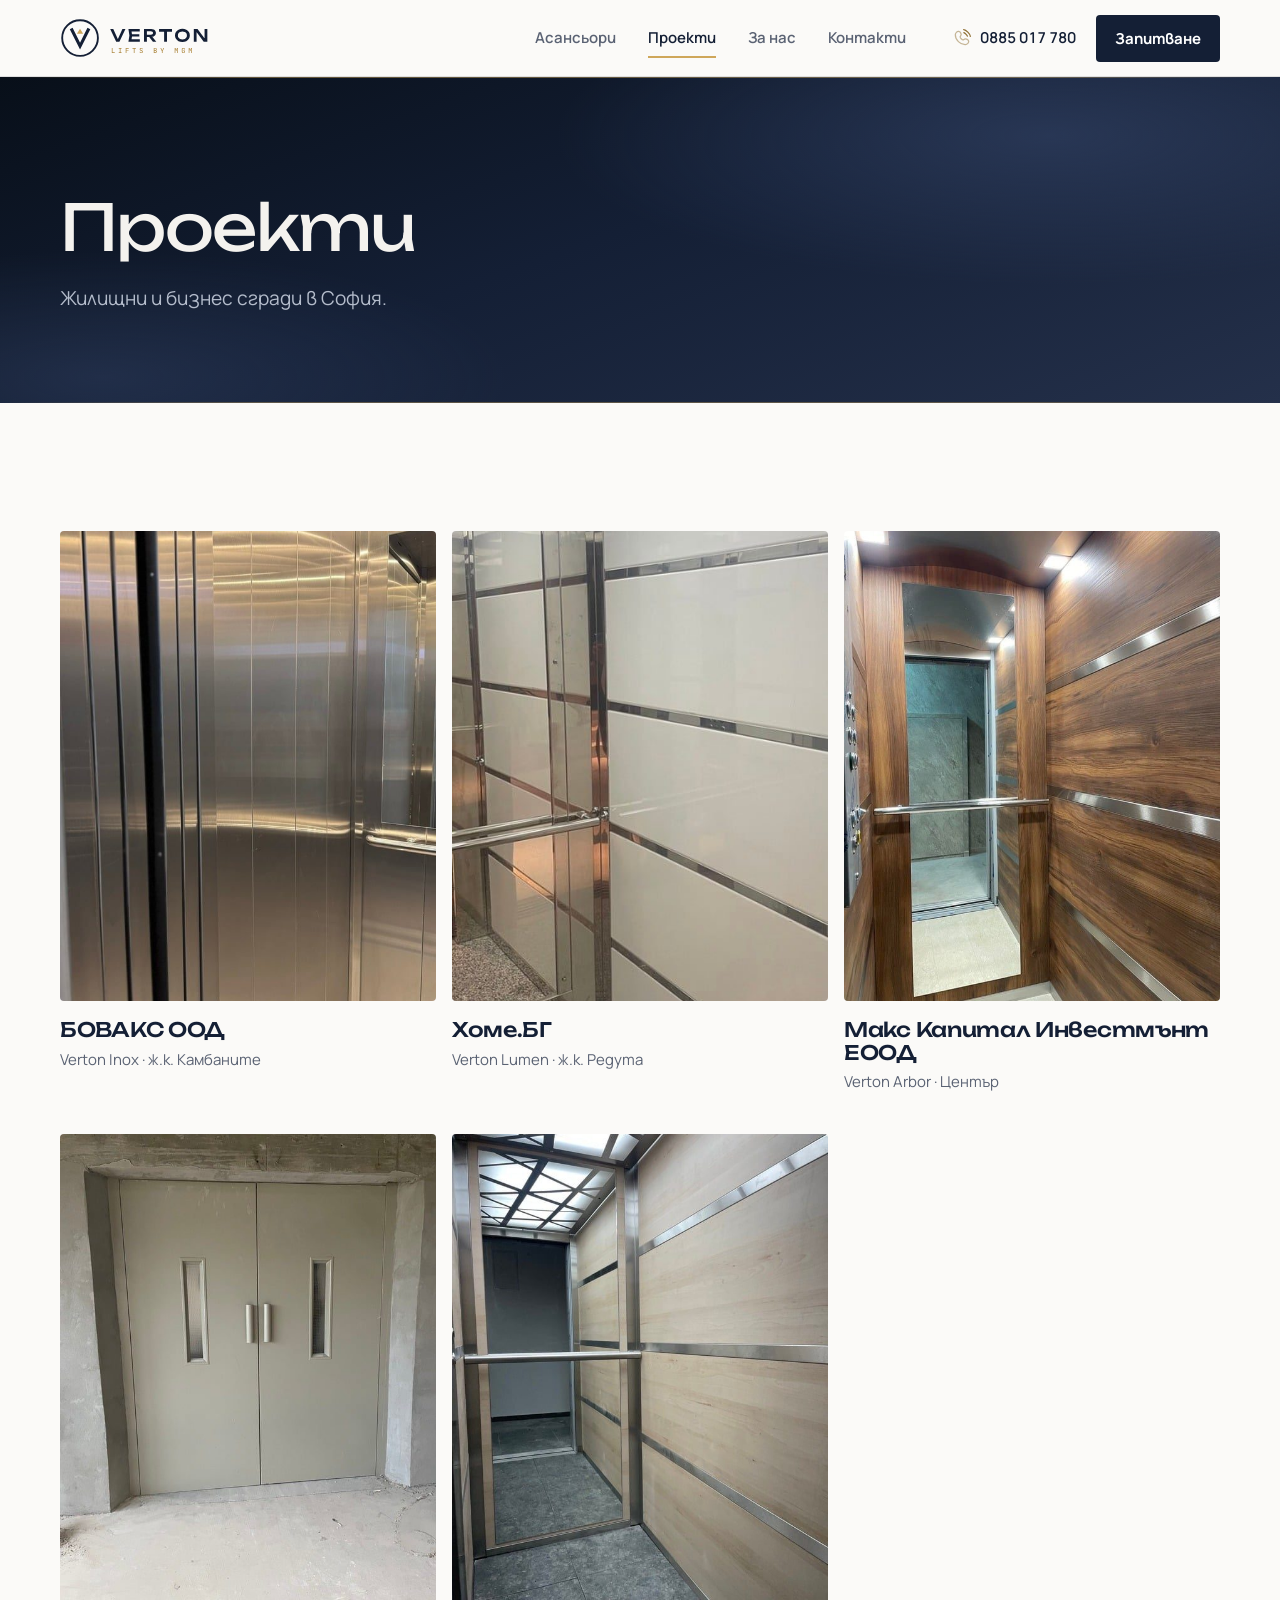
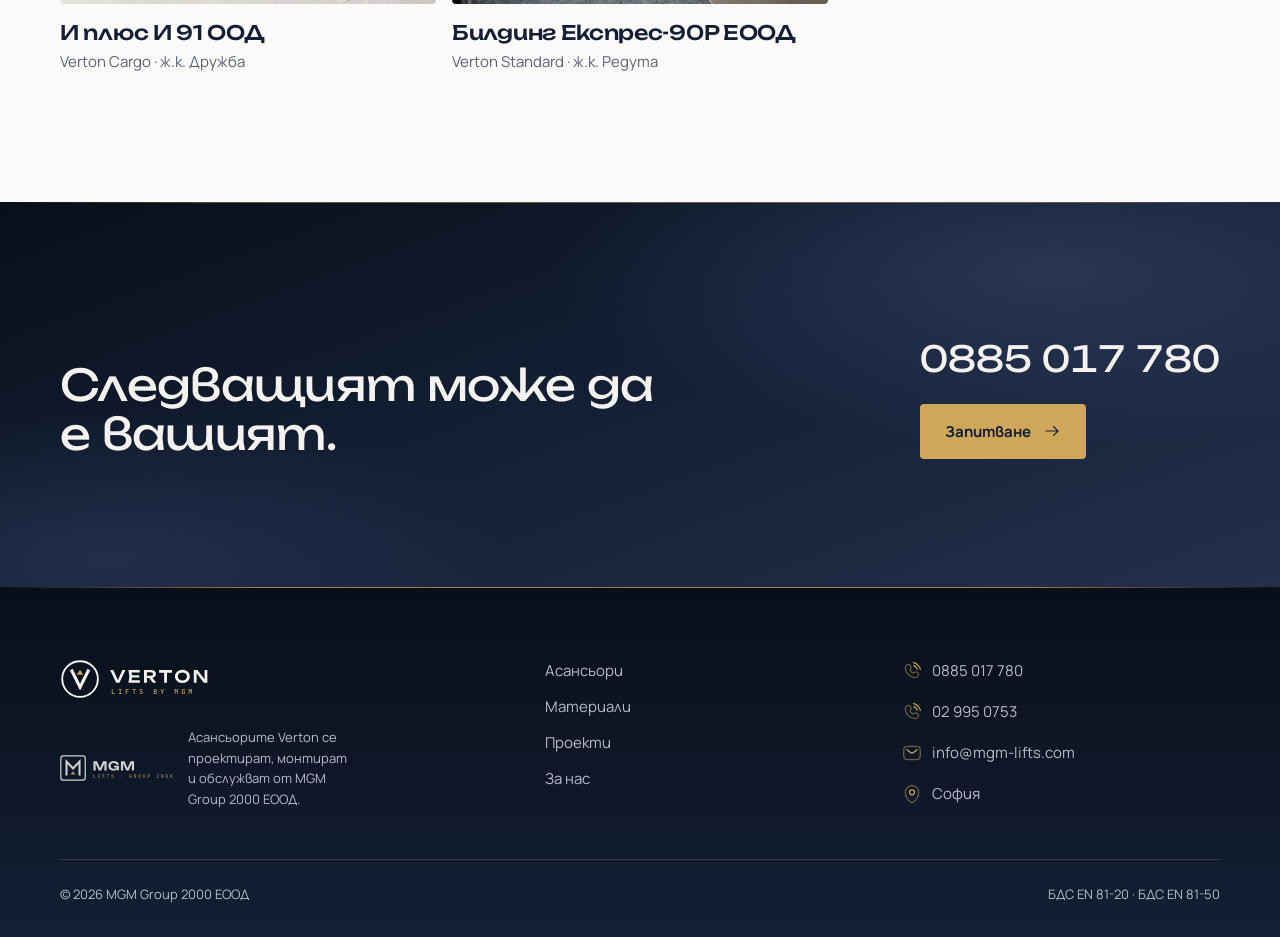
<file: proekti.html>
<!doctype html>
<html lang="bg">
<head>
  <meta charset="utf-8">
  <meta name="viewport" content="width=device-width, initial-scale=1">
  <title>Проекти | Verton</title>
  <meta name="description" content="Изпълнени проекти с асансьори Verton в София.">
  <meta name="theme-color" content="#141f35">
  <meta property="og:title" content="Проекти | Verton">
  <meta property="og:description" content="Изпълнени проекти с асансьори Verton в София.">
  <meta property="og:type" content="website">
  <meta property="og:image" content="assets/img/kabini/mg-4.jpg">
  <link rel="icon" href="assets/brand/favicon.svg" type="image/svg+xml">
  <link rel="preconnect" href="https://fonts.googleapis.com">
  <link rel="preconnect" href="https://fonts.gstatic.com" crossorigin>
  <link href="https://fonts.googleapis.com/css2?family=Manrope:wght@400;500;600;700&family=Unbounded:wght@400;500&display=swap" rel="stylesheet">
  <link rel="stylesheet" href="assets/css/style.css">
</head>
<body>
  <a class="skip-link" href="#main">Към съдържанието</a>
  <header class="site-header">
    <div class="wrap">
      <a class="brand" href="index.html" aria-label="Verton, начало"><img src="assets/brand/verton-dark.svg" alt="Verton" width="241" height="64"></a>
      <nav class="nav" id="nav" aria-label="Основна навигация">
        <a href="asansiori.html">Асансьори</a>
        <a href="proekti.html" aria-current="page">Проекти</a>
        <a href="za-nas.html">За нас</a>
        <a href="kontakti.html">Контакти</a>
        <a class="btn nav-mobile-cta" href="index.html#zapitvane">Запитване</a>
      </nav>
      <div class="header-cta">
        <a class="header-phone" href="tel:+359885017780"><svg class="ic" viewBox="0 0 24 24" aria-hidden="true"><g fill="none" stroke="currentColor" stroke-linecap="round" stroke-width="1.5"><path d="M14 2s2.2.2 5 3s3 5 3 5m-7.793-4.464s.99.282 2.475 1.767s1.768 2.475 1.768 2.475"/><path d="m10.038 5.316l.649 1.163c.585 1.05.35 2.426-.572 3.349q0 0 0 0s-1.12 1.119.91 3.148c2.027 2.027 3.146.91 3.147.91q0 0 0 0c.923-.923 2.3-1.158 3.349-.573l1.163.65c1.585.884 1.772 3.106.379 4.5c-.837.836-1.863 1.488-2.996 1.53c-1.908.073-5.149-.41-8.4-3.66c-3.25-3.251-3.733-6.492-3.66-8.4c.043-1.133.694-2.159 1.53-2.996c1.394-1.393 3.616-1.206 4.5.38Z" opacity=".5"/></g></svg><span>0885 017 780</span></a>
        <a class="btn btn-primary" href="index.html#zapitvane">Запитване</a>
      </div>
      <button class="nav-toggle" type="button" aria-controls="nav" aria-expanded="false" aria-label="Меню"><span></span></button>
    </div>
  </header>

  <main id="main">
    <section class="page-hero dark">
      <div class="wrap">
        <h1 class="h-xl">Проекти</h1>
        <p class="lead">Жилищни и бизнес сгради в София.</p>
      </div>
    </section>

    <section class="section">
      <div class="wrap project-grid">
        <article class="project-card reveal"><figure><img src="assets/img/kabini/inox.jpg" alt="Кабина Verton Inox" loading="lazy"></figure><h3>БОВАКС ООД</h3><p>Verton Inox · ж.к. Камбаните</p></article>
        <article class="project-card reveal"><figure><img src="assets/img/kabini/mg-3.jpg" alt="Кабина Verton Lumen" loading="lazy"></figure><h3>Хоме.БГ</h3><p>Verton Lumen · ж.к. Редута</p></article>
        <article class="project-card reveal"><figure><img src="assets/img/kabini/mg-4.jpg" alt="Кабина Verton Arbor" loading="lazy"></figure><h3>Макс Капитал Инвестмънт ЕООД</h3><p>Verton Arbor · Център</p></article>
        <article class="project-card reveal"><figure><img src="assets/img/kabini/tovarna-vrati.jpg" alt="Товарна платформа Verton Cargo" loading="lazy"></figure><h3>И плюс И 91 ООД</h3><p>Verton Cargo · ж.к. Дружба</p></article>
        <article class="project-card reveal"><figure><img src="assets/img/kabini/standard.jpg" alt="Кабина Verton Standard" loading="lazy"></figure><h3>Билдинг Експрес-90Р ЕООД</h3><p>Verton Standard · ж.к. Редута</p></article>
      </div>
    </section>

    <section class="section dark">
      <div class="wrap cta">
        <h2 class="h-lg reveal">Следващият може да е вашият.</h2>
        <div class="cta-side reveal">
          <a class="big-phone" href="tel:+359885017780">0885 017 780</a>
          <a class="btn btn-primary" href="kontakti.html">Запитване <svg class="ic" viewBox="0 0 24 24" aria-hidden="true"><path fill="none" stroke="currentColor" stroke-linecap="round" stroke-linejoin="round" stroke-width="1.5" d="M4 12h16m0 0l-6-6m6 6l-6 6"/></svg></a>
        </div>
      </div>
    </section>
  </main>

  <a class="call-fab" href="tel:+359885017780"><svg class="ic" viewBox="0 0 24 24" aria-hidden="true"><g fill="none" stroke="currentColor" stroke-linecap="round" stroke-width="1.5"><path d="M14 2s2.2.2 5 3s3 5 3 5m-7.793-4.464s.99.282 2.475 1.767s1.768 2.475 1.768 2.475"/><path d="m10.038 5.316l.649 1.163c.585 1.05.35 2.426-.572 3.349q0 0 0 0s-1.12 1.119.91 3.148c2.027 2.027 3.146.91 3.147.91q0 0 0 0c.923-.923 2.3-1.158 3.349-.573l1.163.65c1.585.884 1.772 3.106.379 4.5c-.837.836-1.863 1.488-2.996 1.53c-1.908.073-5.149-.41-8.4-3.66c-3.25-3.251-3.733-6.492-3.66-8.4c.043-1.133.694-2.159 1.53-2.996c1.394-1.393 3.616-1.206 4.5.38Z" opacity=".5"/></g></svg>Обадете се</a>

  <footer class="site-footer">
    <div class="wrap">
      <div class="footer-grid">
        <div>
          <a class="brand" href="index.html" aria-label="Verton, начало"><img src="assets/brand/verton-light.svg" alt="Verton" width="241" height="64"></a>
          <a class="footer-company" href="za-nas.html"><img src="assets/brand/logo-light.svg" alt="MGM Group 2000" width="280" height="64" loading="lazy"><span>Асансьорите Verton се проектират, монтират и обслужват от MGM Group 2000 ЕООД.</span></a>
        </div>
        <div>
          <ul>
            <li><a href="asansiori.html">Асансьори</a></li>
            <li><a href="asansiori.html#materiali">Материали</a></li>
            <li><a href="proekti.html">Проекти</a></li>
            <li><a href="za-nas.html">За нас</a></li>
          </ul>
        </div>
        <div>
          <ul>
            <li><a href="tel:+359885017780"><svg class="ic" viewBox="0 0 24 24" aria-hidden="true"><g fill="none" stroke="currentColor" stroke-linecap="round" stroke-width="1.5"><path d="M14 2s2.2.2 5 3s3 5 3 5m-7.793-4.464s.99.282 2.475 1.767s1.768 2.475 1.768 2.475"/><path d="m10.038 5.316l.649 1.163c.585 1.05.35 2.426-.572 3.349q0 0 0 0s-1.12 1.119.91 3.148c2.027 2.027 3.146.91 3.147.91q0 0 0 0c.923-.923 2.3-1.158 3.349-.573l1.163.65c1.585.884 1.772 3.106.379 4.5c-.837.836-1.863 1.488-2.996 1.53c-1.908.073-5.149-.41-8.4-3.66c-3.25-3.251-3.733-6.492-3.66-8.4c.043-1.133.694-2.159 1.53-2.996c1.394-1.393 3.616-1.206 4.5.38Z" opacity=".5"/></g></svg>0885 017 780</a></li>
            <li><a href="tel:+35929950753"><svg class="ic" viewBox="0 0 24 24" aria-hidden="true"><g fill="none" stroke="currentColor" stroke-linecap="round" stroke-width="1.5"><path d="M14 2s2.2.2 5 3s3 5 3 5m-7.793-4.464s.99.282 2.475 1.767s1.768 2.475 1.768 2.475"/><path d="m10.038 5.316l.649 1.163c.585 1.05.35 2.426-.572 3.349q0 0 0 0s-1.12 1.119.91 3.148c2.027 2.027 3.146.91 3.147.91q0 0 0 0c.923-.923 2.3-1.158 3.349-.573l1.163.65c1.585.884 1.772 3.106.379 4.5c-.837.836-1.863 1.488-2.996 1.53c-1.908.073-5.149-.41-8.4-3.66c-3.25-3.251-3.733-6.492-3.66-8.4c.043-1.133.694-2.159 1.53-2.996c1.394-1.393 3.616-1.206 4.5.38Z" opacity=".5"/></g></svg>02 995 0753</a></li>
            <li><a href="mailto:info@mgm-lifts.com"><svg class="ic" viewBox="0 0 24 24" aria-hidden="true"><g fill="none" stroke="currentColor" stroke-width="1.5"><path d="M2 12c0-3.771 0-5.657 1.172-6.828S6.229 4 10 4h4c3.771 0 5.657 0 6.828 1.172S22 8.229 22 12s0 5.657-1.172 6.828S17.771 20 14 20h-4c-3.771 0-5.657 0-6.828-1.172S2 15.771 2 12Z" opacity=".5"/><path stroke-linecap="round" d="m6 8l2.159 1.8c1.837 1.53 2.755 2.295 3.841 2.295s2.005-.765 3.841-2.296L18 8"/></g></svg>info@mgm-lifts.com</a></li>
            <li><span style="display:inline-flex;align-items:center;gap:10px"><svg class="ic" viewBox="0 0 24 24" aria-hidden="true"><g fill="none" stroke="currentColor" stroke-width="1.5"><path d="M4 10.143C4 5.646 7.582 2 12 2s8 3.646 8 8.143c0 4.462-2.553 9.67-6.537 11.531a3.45 3.45 0 0 1-2.926 0C6.553 19.812 4 14.606 4 10.144Z" opacity=".5"/><circle cx="12" cy="10" r="3"/></g></svg>София</span></li>
          </ul>
        </div>
      </div>
      <div class="footer-bottom">
        <span>© <span data-year>2026</span> MGM Group 2000 ЕООД</span>
        <span>БДС EN 81-20 · БДС EN 81-50</span>
      </div>
    </div>
  </footer>

  <script src="assets/js/main.js" defer></script>
</body>
</html>
</file>
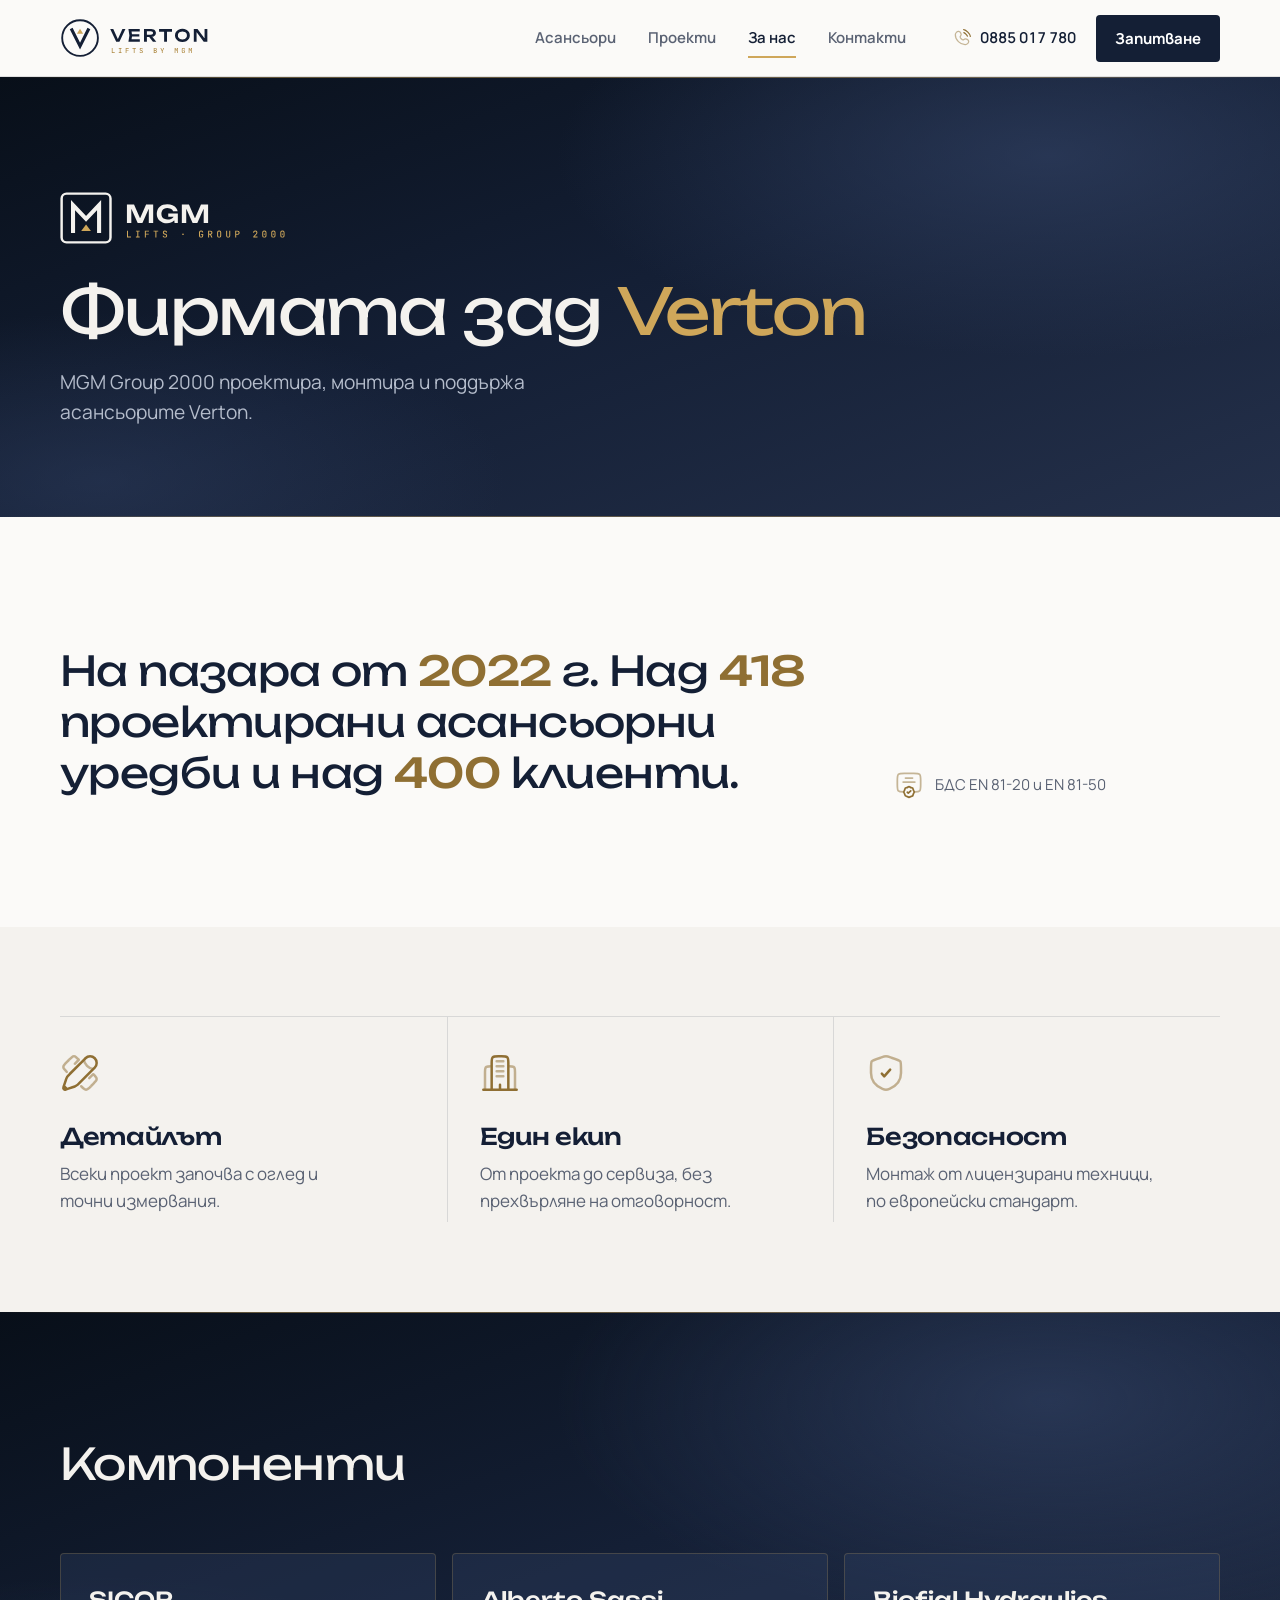
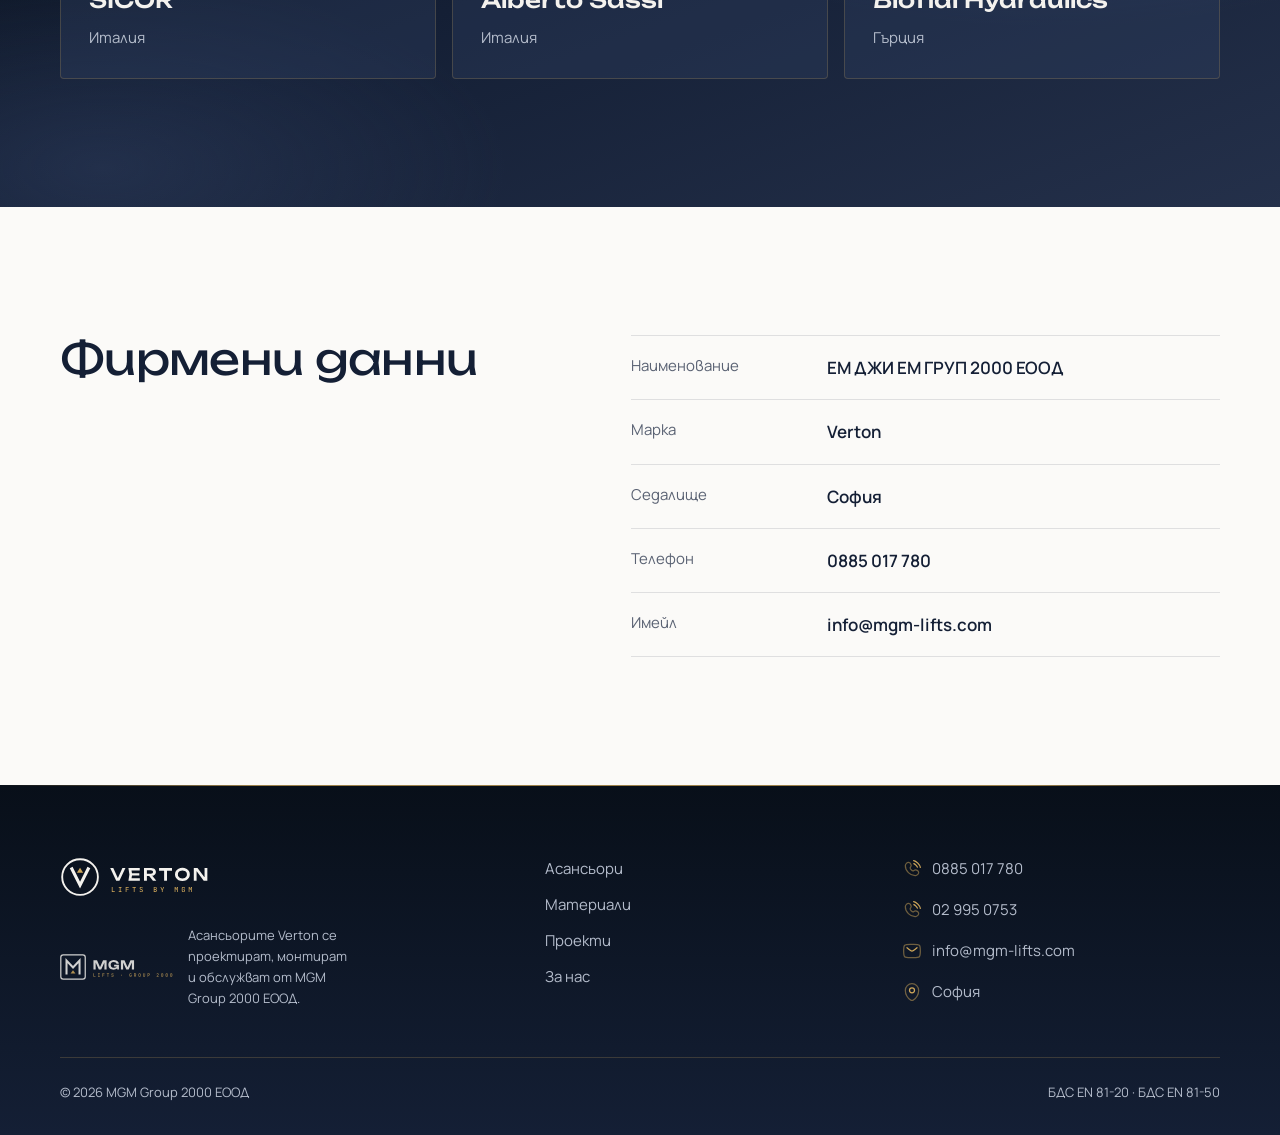
<file: za-nas.html>
<!doctype html>
<html lang="bg">
<head>
  <meta charset="utf-8">
  <meta name="viewport" content="width=device-width, initial-scale=1">
  <title>За нас | MGM Group 2000 | Verton</title>
  <meta name="description" content="MGM Group 2000 ЕООД е фирмата зад асансьорите Verton. Проектиране, монтаж и сервиз в София от 2022 г.">
  <meta name="theme-color" content="#141f35">
  <meta property="og:title" content="За нас | MGM Group 2000 | Verton">
  <meta property="og:description" content="MGM Group 2000 ЕООД е фирмата зад асансьорите Verton. Проектиране, монтаж и сервиз в София от 2022 г.">
  <meta property="og:type" content="website">
  <meta property="og:image" content="assets/img/kabini/mg-4.jpg">
  <link rel="icon" href="assets/brand/favicon.svg" type="image/svg+xml">
  <link rel="preconnect" href="https://fonts.googleapis.com">
  <link rel="preconnect" href="https://fonts.gstatic.com" crossorigin>
  <link href="https://fonts.googleapis.com/css2?family=Manrope:wght@400;500;600;700&family=Unbounded:wght@400;500&display=swap" rel="stylesheet">
  <link rel="stylesheet" href="assets/css/style.css">
</head>
<body>
  <a class="skip-link" href="#main">Към съдържанието</a>
  <header class="site-header">
    <div class="wrap">
      <a class="brand" href="index.html" aria-label="Verton, начало"><img src="assets/brand/verton-dark.svg" alt="Verton" width="241" height="64"></a>
      <nav class="nav" id="nav" aria-label="Основна навигация">
        <a href="asansiori.html">Асансьори</a>
        <a href="proekti.html">Проекти</a>
        <a href="za-nas.html" aria-current="page">За нас</a>
        <a href="kontakti.html">Контакти</a>
        <a class="btn nav-mobile-cta" href="index.html#zapitvane">Запитване</a>
      </nav>
      <div class="header-cta">
        <a class="header-phone" href="tel:+359885017780"><svg class="ic" viewBox="0 0 24 24" aria-hidden="true"><g fill="none" stroke="currentColor" stroke-linecap="round" stroke-width="1.5"><path d="M14 2s2.2.2 5 3s3 5 3 5m-7.793-4.464s.99.282 2.475 1.767s1.768 2.475 1.768 2.475"/><path d="m10.038 5.316l.649 1.163c.585 1.05.35 2.426-.572 3.349q0 0 0 0s-1.12 1.119.91 3.148c2.027 2.027 3.146.91 3.147.91q0 0 0 0c.923-.923 2.3-1.158 3.349-.573l1.163.65c1.585.884 1.772 3.106.379 4.5c-.837.836-1.863 1.488-2.996 1.53c-1.908.073-5.149-.41-8.4-3.66c-3.25-3.251-3.733-6.492-3.66-8.4c.043-1.133.694-2.159 1.53-2.996c1.394-1.393 3.616-1.206 4.5.38Z" opacity=".5"/></g></svg><span>0885 017 780</span></a>
        <a class="btn btn-primary" href="index.html#zapitvane">Запитване</a>
      </div>
      <button class="nav-toggle" type="button" aria-controls="nav" aria-expanded="false" aria-label="Меню"><span></span></button>
    </div>
  </header>

  <main id="main">
    <section class="page-hero dark">
      <div class="wrap">
        <img class="logo-mgm" src="assets/brand/logo-light.svg" alt="MGM Group 2000" width="280" height="64">
        <h1 class="h-xl">Фирмата зад <span class="accent">Verton</span></h1>
        <p class="lead">MGM Group 2000 проектира, монтира и поддържа асансьорите Verton.</p>
      </div>
    </section>

    <section class="section">
      <div class="wrap proof">
        <p class="proof-text reveal">На пазара от <b>2022</b> г. Над <b>418</b> проектирани асансьорни уредби и над <b>400</b> клиенти.</p>
        <div class="proof-side reveal">
          <div class="cert"><svg class="ic" viewBox="0 0 24 24" aria-hidden="true"><g fill="none" stroke="currentColor" stroke-width="1.5"><path d="M7 17.998c-2.175-.012-3.353-.108-4.121-.877C2 16.243 2 14.828 2 12V8c0-2.828 0-4.243.879-5.121C3.757 2 5.172 2 8 2h8c2.828 0 4.243 0 5.121.879C22 3.757 22 5.172 22 8v4c0 2.828 0 4.243-.879 5.121c-.73.73-1.829.854-3.801.875l-.82.002" opacity=".5"/><path stroke-linecap="round" d="M9 6h6M7 9.5h10" opacity=".5"/><path d="M10.89 13.945a1.71 1.71 0 0 1 2.22 0c.273.234.614.375.973.404a1.71 1.71 0 0 1 1.569 1.568c.028.36.17.7.403.974a1.71 1.71 0 0 1 0 2.218a1.7 1.7 0 0 0-.403.974a1.71 1.71 0 0 1-1.57 1.569a1.7 1.7 0 0 0-.973.403a1.71 1.71 0 0 1-2.218 0a1.7 1.7 0 0 0-.974-.404a1.71 1.71 0 0 1-1.568-1.568a1.7 1.7 0 0 0-.404-.974a1.71 1.71 0 0 1 0-2.218a1.7 1.7 0 0 0 .404-.974a1.71 1.71 0 0 1 1.568-1.568c.36-.029.7-.17.974-.404Z"/><path stroke-linecap="round" stroke-linejoin="round" d="m10.5 18.2l.857.8l2.143-2"/></g></svg>БДС EN 81-20 и EN 81-50</div>
        </div>
      </div>
    </section>

    <section class="section tight bone">
      <div class="wrap">
        <div class="trio">
          <div class="reveal"><svg class="ic ic-lg" viewBox="0 0 24 24" aria-hidden="true"><g fill="none"><path fill="currentColor" d="M13.254 19.424a.75.75 0 0 0-1.061 1.061zm5.254.53l.53.531zM4.045 5.493l.53.53zm-.53 6.315a.75.75 0 1 0 1.06-1.06zm7.762-7.762l.53.53a.75.75 0 0 0 0-1.06zm-5.785 0l-.53-.53zm14.463 8.678l.53-.53a.75.75 0 0 0-1.06 0zm0 5.785l-.53-.53zM8.336 5.926a.75.75 0 0 0 1.06 1.06zm8.678 8.677a.75.75 0 0 0 1.06 1.061zM4.96 3.515L3.515 4.961l1.06 1.061l1.447-1.446zm14.078 16.97l1.446-1.446l-1.06-1.061l-1.447 1.446zm-6.846 0c.667.667 1.219 1.221 1.715 1.6c.514.392 1.054.665 1.708.665v-1.5c-.194 0-.418-.068-.798-.358c-.397-.303-.868-.77-1.564-1.468zm5.785-1.06c-.697.696-1.167 1.164-1.565 1.467c-.38.29-.604.358-.797.358v1.5c.653 0 1.194-.273 1.707-.665c.497-.379 1.049-.933 1.716-1.6zM3.515 4.96c-.667.667-1.221 1.22-1.6 1.716c-.392.513-.665 1.054-.665 1.707h1.5c0-.193.068-.417.358-.797c.303-.398.77-.868 1.468-1.565zm1.06 5.785C3.88 10.05 3.412 9.58 3.109 9.183c-.29-.38-.358-.604-.358-.798h-1.5c0 .654.273 1.194.665 1.708c.379.496.933 1.048 1.6 1.715zm7.232-7.231c-.667-.667-1.219-1.221-1.715-1.6c-.514-.392-1.054-.665-1.708-.665v1.5c.194 0 .418.068.798.358c.397.303.868.77 1.564 1.468zm-5.785 1.06c.697-.696 1.167-1.164 1.565-1.467c.38-.29.604-.358.797-.358v-1.5c-.653 0-1.194.273-1.707.665c-.497.379-1.049.933-1.716 1.6zm13.402 8.679c.697.696 1.165 1.167 1.468 1.564c.29.38.358.604.358.798h1.5c0-.654-.273-1.194-.665-1.708c-.379-.496-.933-1.048-1.6-1.715zm1.061 5.785c.667-.667 1.221-1.22 1.6-1.716c.392-.513.665-1.054.665-1.707h-1.5c0 .193-.068.417-.358.797c-.303.398-.77.868-1.468 1.565zM10.747 3.515l-2.411 2.41l1.06 1.061l2.411-2.41zm8.677 8.678l-2.41 2.41l1.06 1.061l2.411-2.41z" opacity=".5"/><path stroke="currentColor" stroke-width="1.5" d="M4.198 21.678L5 21.411l2.48-.827c.774-.258 1.16-.387 1.525-.56q.647-.308 1.211-.749c.318-.248.607-.537 1.184-1.114l8.521-8.521l.927-.927a3.932 3.932 0 0 0-5.561-5.561l-.927.927l-8.521 8.52c-.577.578-.866.867-1.114 1.185a6.6 6.6 0 0 0-.749 1.211c-.173.364-.302.752-.56 1.526L2.589 19l-.267.802m1.876 1.876l-.802.268a1.06 1.06 0 0 1-1.342-1.342l.268-.802m1.876 1.876l-1.876-1.876"/><path stroke="currentColor" stroke-width="1.5" d="M14.36 4.079s.116 1.97 1.854 3.707C17.952 9.524 19.92 9.64 19.92 9.64" opacity=".5"/></g></svg><h3 class="h-md">Детайлът</h3><p>Всеки проект започва с оглед и точни измервания.</p></div>
          <div class="reveal"><svg class="ic ic-lg" viewBox="0 0 24 24" aria-hidden="true"><g fill="none" stroke="currentColor" stroke-width="1.5"><path stroke-linecap="round" d="M22 22H2"/><path d="M17 22V6c0-1.886 0-2.828-.586-3.414S14.886 2 13 2h-2c-1.886 0-2.828 0-3.414.586S7 4.114 7 6v16"/><path d="M21 22V11.5c0-1.405 0-2.107-.337-2.611a2 2 0 0 0-.552-.552C19.607 8 18.904 8 17.5 8M3 22V11.5c0-1.405 0-2.107.337-2.611a2 2 0 0 1 .552-.552C4.393 8 5.096 8 6.5 8" opacity=".5"/><path stroke-linecap="round" d="M12 22v-3"/><path stroke-linecap="round" d="M10 5h4m-4 3h4m-4 3h4m-4 3h4" opacity=".5"/></g></svg><h3 class="h-md">Един екип</h3><p>От проекта до сервиза, без прехвърляне на отговорност.</p></div>
          <div class="reveal"><svg class="ic ic-lg" viewBox="0 0 24 24" aria-hidden="true"><g fill="none" stroke="currentColor" stroke-width="1.5"><path d="M3 10.417c0-3.198 0-4.797.378-5.335c.377-.537 1.88-1.052 4.887-2.081l.573-.196C10.405 2.268 11.188 2 12 2s1.595.268 3.162.805l.573.196c3.007 1.029 4.51 1.544 4.887 2.081C21 5.62 21 7.22 21 10.417v1.574c0 5.638-4.239 8.375-6.899 9.536C13.38 21.842 13.02 22 12 22s-1.38-.158-2.101-.473C7.239 20.365 3 17.63 3 11.991z" opacity=".5"/><path stroke-linecap="round" stroke-linejoin="round" d="m9.5 12.4l1.429 1.6l3.571-4"/></g></svg><h3 class="h-md">Безопасност</h3><p>Монтаж от лицензирани техници, по европейски стандарт.</p></div>
        </div>
      </div>
    </section>

    <section class="section dark">
      <div class="wrap">
        <div class="head"><h2 class="h-lg reveal">Компоненти</h2></div>
        <div class="partners">
          <div class="partner reveal"><b>SICOR</b><span>Италия</span></div>
          <div class="partner reveal"><b>Alberto Sassi</b><span>Италия</span></div>
          <div class="partner reveal"><b>Biofial Hydraulics</b><span>Гърция</span></div>
        </div>
      </div>
    </section>

    <section class="section">
      <div class="wrap split">
        <h2 class="h-lg reveal">Фирмени данни</h2>
        <dl class="facts reveal">
          <div><dt>Наименование</dt><dd>ЕМ ДЖИ ЕМ ГРУП 2000 ЕООД</dd></div>
          <div><dt>Марка</dt><dd>Verton</dd></div>
          <div><dt>Седалище</dt><dd>София</dd></div>
          <div><dt>Телефон</dt><dd><a href="tel:+359885017780">0885 017 780</a></dd></div>
          <div><dt>Имейл</dt><dd><a href="mailto:info@mgm-lifts.com">info@mgm-lifts.com</a></dd></div>
        </dl>
      </div>
    </section>
  </main>

  <a class="call-fab" href="tel:+359885017780"><svg class="ic" viewBox="0 0 24 24" aria-hidden="true"><g fill="none" stroke="currentColor" stroke-linecap="round" stroke-width="1.5"><path d="M14 2s2.2.2 5 3s3 5 3 5m-7.793-4.464s.99.282 2.475 1.767s1.768 2.475 1.768 2.475"/><path d="m10.038 5.316l.649 1.163c.585 1.05.35 2.426-.572 3.349q0 0 0 0s-1.12 1.119.91 3.148c2.027 2.027 3.146.91 3.147.91q0 0 0 0c.923-.923 2.3-1.158 3.349-.573l1.163.65c1.585.884 1.772 3.106.379 4.5c-.837.836-1.863 1.488-2.996 1.53c-1.908.073-5.149-.41-8.4-3.66c-3.25-3.251-3.733-6.492-3.66-8.4c.043-1.133.694-2.159 1.53-2.996c1.394-1.393 3.616-1.206 4.5.38Z" opacity=".5"/></g></svg>Обадете се</a>

  <footer class="site-footer">
    <div class="wrap">
      <div class="footer-grid">
        <div>
          <a class="brand" href="index.html" aria-label="Verton, начало"><img src="assets/brand/verton-light.svg" alt="Verton" width="241" height="64"></a>
          <a class="footer-company" href="za-nas.html"><img src="assets/brand/logo-light.svg" alt="MGM Group 2000" width="280" height="64" loading="lazy"><span>Асансьорите Verton се проектират, монтират и обслужват от MGM Group 2000 ЕООД.</span></a>
        </div>
        <div>
          <ul>
            <li><a href="asansiori.html">Асансьори</a></li>
            <li><a href="asansiori.html#materiali">Материали</a></li>
            <li><a href="proekti.html">Проекти</a></li>
            <li><a href="za-nas.html">За нас</a></li>
          </ul>
        </div>
        <div>
          <ul>
            <li><a href="tel:+359885017780"><svg class="ic" viewBox="0 0 24 24" aria-hidden="true"><g fill="none" stroke="currentColor" stroke-linecap="round" stroke-width="1.5"><path d="M14 2s2.2.2 5 3s3 5 3 5m-7.793-4.464s.99.282 2.475 1.767s1.768 2.475 1.768 2.475"/><path d="m10.038 5.316l.649 1.163c.585 1.05.35 2.426-.572 3.349q0 0 0 0s-1.12 1.119.91 3.148c2.027 2.027 3.146.91 3.147.91q0 0 0 0c.923-.923 2.3-1.158 3.349-.573l1.163.65c1.585.884 1.772 3.106.379 4.5c-.837.836-1.863 1.488-2.996 1.53c-1.908.073-5.149-.41-8.4-3.66c-3.25-3.251-3.733-6.492-3.66-8.4c.043-1.133.694-2.159 1.53-2.996c1.394-1.393 3.616-1.206 4.5.38Z" opacity=".5"/></g></svg>0885 017 780</a></li>
            <li><a href="tel:+35929950753"><svg class="ic" viewBox="0 0 24 24" aria-hidden="true"><g fill="none" stroke="currentColor" stroke-linecap="round" stroke-width="1.5"><path d="M14 2s2.2.2 5 3s3 5 3 5m-7.793-4.464s.99.282 2.475 1.767s1.768 2.475 1.768 2.475"/><path d="m10.038 5.316l.649 1.163c.585 1.05.35 2.426-.572 3.349q0 0 0 0s-1.12 1.119.91 3.148c2.027 2.027 3.146.91 3.147.91q0 0 0 0c.923-.923 2.3-1.158 3.349-.573l1.163.65c1.585.884 1.772 3.106.379 4.5c-.837.836-1.863 1.488-2.996 1.53c-1.908.073-5.149-.41-8.4-3.66c-3.25-3.251-3.733-6.492-3.66-8.4c.043-1.133.694-2.159 1.53-2.996c1.394-1.393 3.616-1.206 4.5.38Z" opacity=".5"/></g></svg>02 995 0753</a></li>
            <li><a href="mailto:info@mgm-lifts.com"><svg class="ic" viewBox="0 0 24 24" aria-hidden="true"><g fill="none" stroke="currentColor" stroke-width="1.5"><path d="M2 12c0-3.771 0-5.657 1.172-6.828S6.229 4 10 4h4c3.771 0 5.657 0 6.828 1.172S22 8.229 22 12s0 5.657-1.172 6.828S17.771 20 14 20h-4c-3.771 0-5.657 0-6.828-1.172S2 15.771 2 12Z" opacity=".5"/><path stroke-linecap="round" d="m6 8l2.159 1.8c1.837 1.53 2.755 2.295 3.841 2.295s2.005-.765 3.841-2.296L18 8"/></g></svg>info@mgm-lifts.com</a></li>
            <li><span style="display:inline-flex;align-items:center;gap:10px"><svg class="ic" viewBox="0 0 24 24" aria-hidden="true"><g fill="none" stroke="currentColor" stroke-width="1.5"><path d="M4 10.143C4 5.646 7.582 2 12 2s8 3.646 8 8.143c0 4.462-2.553 9.67-6.537 11.531a3.45 3.45 0 0 1-2.926 0C6.553 19.812 4 14.606 4 10.144Z" opacity=".5"/><circle cx="12" cy="10" r="3"/></g></svg>София</span></li>
          </ul>
        </div>
      </div>
      <div class="footer-bottom">
        <span>© <span data-year>2026</span> MGM Group 2000 ЕООД</span>
        <span>БДС EN 81-20 · БДС EN 81-50</span>
      </div>
    </div>
  </footer>

  <script src="assets/js/main.js" defer></script>
</body>
</html>
</file>
<file: assets/css/style.css>
/* Verton: основни стилове */

:root {
  --deep: #080f19;
  --ink: #141f35;
  --ink-2: #24304a;
  --ink-3: #324264;
  --bone: #f4f2ee;
  --paper: #fbfaf8;
  --text: #141f35;
  --muted: #5a6273;
  --muted-on-dark: #b4bccb;
  --line: rgba(20, 31, 53, 0.12);
  --line-on-dark: rgba(207, 167, 90, 0.22);
  --gold: #cfa75a;
  --gold-2: #e2c48a;
  --gold-ink: #8f6f33;

  --grad-dark:
    radial-gradient(ellipse 55% 65% at 82% 18%, rgba(50, 66, 100, 0.65), transparent 70%),
    radial-gradient(ellipse 45% 55% at 8% 92%, rgba(50, 66, 100, 0.45), transparent 70%),
    linear-gradient(160deg, #080f19 0%, #141f35 48%, #24304a 100%);
  --gold-line: linear-gradient(90deg, transparent, rgba(207, 167, 90, 0.75) 20%, rgba(207, 167, 90, 0.75) 80%, transparent);

  --font-display: "Unbounded", "Manrope", system-ui, sans-serif;
  --font-body: "Manrope", system-ui, -apple-system, "Segoe UI", sans-serif;

  --wrap: 1240px;
  --gutter: clamp(16px, 4vw, 40px);
  --radius: 4px;
  --ease: cubic-bezier(0.7, 0, 0.2, 1);
}

*, *::before, *::after { box-sizing: border-box; }
html { scroll-behavior: smooth; -webkit-text-size-adjust: 100%; }
body {
  margin: 0; font-family: var(--font-body); font-size: 17px; line-height: 1.6;
  color: var(--text); background: var(--paper); -webkit-font-smoothing: antialiased; overflow-x: hidden;
}
img { max-width: 100%; display: block; }
a { color: inherit; text-decoration: none; }
p { margin: 0 0 1em; }
h1, h2, h3 { margin: 0; font-family: var(--font-display); font-weight: 400; line-height: 1.12; letter-spacing: -0.015em; }
:focus-visible { outline: 2px solid var(--gold); outline-offset: 3px; }

.skip-link { position: absolute; left: 16px; top: -60px; z-index: 100; background: var(--ink); color: #fff; padding: 10px 16px; font-weight: 700; }
.skip-link:focus { top: 16px; }

.wrap { width: 100%; max-width: var(--wrap); margin: 0 auto; padding: 0 var(--gutter); }

.ic { width: 24px; height: 24px; flex-shrink: 0; }
.ic-lg { width: 40px; height: 40px; }

/* Типография */
.h-xl { font-size: clamp(36px, 5vw, 64px); letter-spacing: -0.025em; }
.h-lg { font-size: clamp(28px, 3.4vw, 44px); }
.h-md { font-size: clamp(20px, 1.8vw, 24px); font-weight: 500; }
.accent { color: var(--gold); }
.lead { font-size: clamp(18px, 1.5vw, 20px); line-height: 1.55; color: var(--muted); max-width: 46ch; }
.dark .lead { color: var(--muted-on-dark); }

/* Бутони */
.btn {
  display: inline-flex; align-items: center; gap: 12px; padding: 16px 24px; border-radius: var(--radius);
  font: 700 15px var(--font-body); white-space: nowrap; border: 1px solid transparent; cursor: pointer;
  transition: background .25s, color .25s, border-color .25s;
}
.btn .ic { width: 18px; height: 18px; transition: transform .25s; }
.btn:hover .ic { transform: translateX(4px); }
.btn-primary { background: var(--ink); color: #fff; }
.btn-primary:hover { background: var(--ink-2); }
.dark .btn-primary { background: var(--gold); color: var(--ink); }
.dark .btn-primary:hover { background: var(--gold-2); }
.btn-ghost { border-color: var(--line); color: var(--text); }
.btn-ghost:hover { border-color: var(--text); }
.dark .btn-ghost { border-color: rgba(244, 242, 238, 0.25); color: var(--bone); }
.dark .btn-ghost:hover { border-color: var(--bone); }

.more { display: inline-flex; align-items: center; gap: 10px; font-weight: 700; padding-bottom: 4px; border-bottom: 1px solid var(--gold); white-space: nowrap; }
.more .ic { width: 18px; height: 18px; transition: transform .25s; }
.more:hover .ic { transform: translateX(4px); }

/* Хедър */
.site-header {
  position: sticky; top: 0; z-index: 50; background: rgba(251, 250, 248, 0.96);
  backdrop-filter: saturate(1.4) blur(10px); -webkit-backdrop-filter: saturate(1.4) blur(10px);
  color: var(--text); border-bottom: 1px solid var(--line);
}
.site-header .wrap { display: flex; align-items: center; gap: 32px; height: 76px; }
.brand { display: flex; align-items: center; gap: 12px; flex-shrink: 0; }
.brand img { height: 40px; width: auto; }
.nav { display: flex; gap: 4px; margin-left: auto; }
.nav a { position: relative; padding: 10px 14px; font-size: 15px; font-weight: 600; color: var(--muted); transition: color .2s; }
.nav a:hover, .nav a[aria-current="page"] { color: var(--text); }
.nav a[aria-current="page"]::after { content: ""; position: absolute; left: 14px; right: 14px; bottom: 2px; height: 2px; background: var(--gold); }
.header-cta { display: flex; align-items: center; gap: 20px; }
.header-phone { display: inline-flex; align-items: center; gap: 8px; font-weight: 600; font-size: 15px; white-space: nowrap; font-variant-numeric: tabular-nums; }
.header-phone .ic { color: var(--gold-ink); width: 20px; height: 20px; }
.header-phone:hover { color: var(--gold-ink); }
.header-cta .btn { padding: 12px 18px; }
.nav-toggle {
  display: none; margin-left: auto; width: 44px; height: 44px; border: 1px solid var(--line);
  background: transparent; border-radius: var(--radius); color: var(--text); cursor: pointer; align-items: center; justify-content: center;
}
.nav-toggle span, .nav-toggle span::before, .nav-toggle span::after { display: block; width: 18px; height: 2px; background: currentColor; position: relative; transition: transform .3s, background .3s; }
.nav-toggle span::before, .nav-toggle span::after { content: ""; position: absolute; left: 0; }
.nav-toggle span::before { top: -6px; }
.nav-toggle span::after { top: 6px; }
.nav-open .nav-toggle span { background: transparent; }
.nav-open .nav-toggle span::before { transform: translateY(6px) rotate(45deg); }
.nav-open .nav-toggle span::after { transform: translateY(-6px) rotate(-45deg); }
.nav .nav-mobile-cta { display: none; }

@media (max-width: 980px) { .header-phone span { display: none; } }
@media (max-width: 860px) {
  .nav-toggle { display: inline-flex; }
  .header-cta { display: none; }
  .nav {
    position: fixed; inset: 76px 0 auto 0; flex-direction: column; gap: 0; background: var(--paper);
    padding: 8px var(--gutter) 28px; border-bottom: 1px solid var(--line); box-shadow: 0 20px 40px rgba(20,31,53,.08);
    transform: translateY(-8px); opacity: 0; visibility: hidden; transition: opacity .25s, transform .25s, visibility .25s;
  }
  .nav a { padding: 16px 0; font-size: 18px; border-bottom: 1px solid var(--line); }
  .nav a[aria-current="page"]::after { display: none; }
  .nav a[aria-current="page"] { color: var(--text); font-weight: 700; }
  .nav .nav-mobile-cta { display: flex; justify-content: center; margin-top: 20px; border: 0; background: var(--ink); color: #fff; }
  .nav-open .nav { opacity: 1; visibility: visible; transform: none; }
}

/* Секции */
.section { position: relative; padding: clamp(80px, 10vw, 140px) 0; }
.section.tight { padding: clamp(56px, 7vw, 96px) 0; }
.bone { background: var(--bone); }
.dark { position: relative; background: var(--grad-dark); color: var(--bone); }
.dark::before { content: ""; position: absolute; left: 0; right: 0; top: 0; height: 1px; background: var(--gold-line); opacity: .6; }

.head { display: flex; justify-content: space-between; align-items: end; gap: 24px 48px; flex-wrap: wrap; margin-bottom: clamp(36px, 5vw, 64px); }
.head p { margin: 0; }

/* Hero */
.hero { position: relative; background: var(--grad-dark); color: var(--bone); padding: clamp(56px, 8vw, 112px) 0 0; overflow: hidden; }
.hero::after {
  content: ""; position: absolute; inset: 0; pointer-events: none;
  background:
    linear-gradient(180deg, transparent, rgba(207,167,90,.45) 30%, rgba(207,167,90,.45) 70%, transparent) left max(12px, calc(50% - var(--wrap) / 2 - 24px)) top / 1px 100% no-repeat,
    linear-gradient(180deg, transparent, rgba(207,167,90,.45) 30%, rgba(207,167,90,.45) 70%, transparent) right max(12px, calc(50% - var(--wrap) / 2 - 24px)) top / 1px 100% no-repeat;
}
.hero-grid { display: grid; grid-template-columns: 1.25fr 0.75fr; gap: clamp(32px, 6vw, 88px); align-items: end; }
.hero-copy { padding-bottom: clamp(56px, 8vw, 112px); }
.hero h1 { margin-bottom: 28px; }
.hero .lead { margin-bottom: 40px; }
.actions { display: flex; flex-wrap: wrap; gap: 12px; }

/* Асансьорът с вратите */
.lift { position: relative; padding: 18px 18px 0; background: linear-gradient(180deg, #324264, #24304a); border-radius: 6px 6px 0 0; box-shadow: inset 0 0 0 1px var(--line-on-dark); }
.lift-display {
  display: flex; align-items: center; justify-content: center; gap: 10px; width: 84px; margin: 0 auto 16px; padding: 7px 0; border-radius: 3px;
  background: var(--deep); color: var(--gold-2); font: 700 17px var(--font-body); font-variant-numeric: tabular-nums;
  box-shadow: inset 0 0 0 1px rgba(207,167,90,.35), 0 0 24px rgba(207,167,90,.15);
}
.lift-display .arrow { font-size: 11px; animation: blink 1.6s steps(2) infinite; }
@keyframes blink { 50% { opacity: .25; } }
.lift-car { position: relative; aspect-ratio: 3 / 4; overflow: hidden; background: var(--ink-2); }
.lift-car img { width: 100%; height: 100%; object-fit: cover; transform: scale(1.06); transition: transform 2.4s var(--ease) .5s; }
.lift-door {
  position: absolute; top: 0; bottom: 0; width: 50%; z-index: 2;
  background: repeating-linear-gradient(90deg, rgba(255,255,255,.035) 0 2px, transparent 2px 5px), linear-gradient(90deg, #8f979f, #c9ced3 45%, #a7afb6 60%, #7f878f);
  transition: transform 1.6s var(--ease) .5s;
}
.lift-door.l { left: 0; box-shadow: inset -1px 0 0 rgba(0,0,0,.35); }
.lift-door.r { right: 0; box-shadow: inset 1px 0 0 rgba(255,255,255,.35); }
.lift.open .lift-door.l { transform: translateX(-100%); }
.lift.open .lift-door.r { transform: translateX(100%); }
.lift.open .lift-car img { transform: scale(1); }
@media (max-width: 900px) {
  .hero-grid { grid-template-columns: 1fr; }
  .hero-copy { padding-bottom: 8px; }
  .lift { max-width: 420px; width: 100%; margin: 0 auto; }
}

/* Модели: ред с карти */
.models { display: grid; grid-template-columns: repeat(5, 1fr); gap: 16px; }
.model-card figure { margin: 0; aspect-ratio: 3 / 4; overflow: hidden; border-radius: var(--radius); background: var(--bone); }
.model-card img { width: 100%; height: 100%; object-fit: cover; transition: transform .8s var(--ease); }
.model-card:hover img { transform: scale(1.05); }
.model-card h3 { font-size: 19px; font-weight: 500; padding-top: 16px; }
@media (max-width: 1000px) {
  .models { grid-template-columns: none; grid-auto-flow: column; grid-auto-columns: minmax(200px, 42%); overflow-x: auto; scroll-snap-type: x mandatory; padding-bottom: 8px; }
  .model-card { scroll-snap-align: start; }
}
@media (max-width: 560px) { .models { grid-auto-columns: 70%; } }

/* Три услуги */
.trio { display: grid; grid-template-columns: repeat(3, 1fr); gap: 0; }
.trio > div { padding: 36px 32px 8px 0; border-top: 1px solid var(--line); }
.trio > div + div { padding-left: 32px; border-left: 1px solid var(--line); }
.trio .ic-lg { color: var(--gold-ink); margin-bottom: 24px; }
.trio h3 { margin-bottom: 10px; }
.trio p { color: var(--muted); margin: 0; max-width: 30ch; }
.dark .trio > div { border-color: var(--line-on-dark); }
.dark .trio .ic-lg { color: var(--gold); }
.dark .trio p { color: var(--muted-on-dark); }
@media (max-width: 820px) {
  .trio { grid-template-columns: 1fr; }
  .trio > div, .trio > div + div { padding: 28px 0; border-left: 0; }
}

/* Задвижване */
.drives { display: grid; grid-template-columns: 1fr 1fr; gap: 16px; }
.drive {
  display: grid; grid-template-columns: 1fr 132px; gap: 28px; align-items: start; padding: clamp(28px, 3.5vw, 44px);
  background: rgba(50, 66, 100, 0.35); border: 1px solid var(--line-on-dark); border-radius: var(--radius);
}
.drive .ic-lg { color: var(--gold); margin-bottom: 22px; }
.drive h3 { margin-bottom: 12px; }
.drive p { color: var(--muted-on-dark); margin: 0; }
.drive-img { background: var(--bone); border-radius: 3px; padding: 8px; }
.drive-img img { width: 100%; mix-blend-mode: multiply; }
@media (max-width: 900px) { .drives { grid-template-columns: 1fr; } }
@media (max-width: 480px) { .drive { grid-template-columns: 1fr; } .drive-img { max-width: 140px; } }

/* Изречение с цифри */
.proof { display: grid; grid-template-columns: 1.4fr 0.6fr; gap: clamp(32px, 6vw, 96px); align-items: end; }
.proof-text { font-family: var(--font-display); font-size: clamp(26px, 3.2vw, 42px); line-height: 1.25; letter-spacing: -0.015em; margin: 0; }
.proof-text b { font-weight: 500; color: var(--gold-ink); }
.proof-side { display: grid; gap: 20px; justify-items: start; }
.proof-side img { height: 44px; width: auto; }
.cert { display: flex; align-items: center; gap: 12px; color: var(--muted); font-size: 15px; }
.cert .ic { color: var(--gold-ink); width: 28px; height: 28px; }
@media (max-width: 860px) { .proof { grid-template-columns: 1fr; } }

/* Проекти */
.projects { border-top: 1px solid var(--line); }
.project { display: grid; grid-template-columns: 1.4fr 1fr 1fr 96px; gap: 24px; align-items: center; padding: 20px 0; border-bottom: 1px solid var(--line); }
.project .client { font-family: var(--font-display); font-size: 19px; font-weight: 500; }
.project .meta { color: var(--muted); font-size: 15px; }
.project .thumb { width: 96px; aspect-ratio: 4 / 3; overflow: hidden; border-radius: 3px; }
.project .thumb img { width: 100%; height: 100%; object-fit: cover; }
@media (max-width: 760px) {
  .project { grid-template-columns: 1fr 80px; gap: 4px 16px; }
  .project .thumb { grid-column: 2; grid-row: 1 / span 3; width: 80px; }
  .project .client, .project .meta { grid-column: 1; }
}

.project-grid { display: grid; grid-template-columns: repeat(3, 1fr); gap: 40px 16px; }
.project-card figure { margin: 0 0 18px; aspect-ratio: 4 / 5; overflow: hidden; border-radius: var(--radius); background: var(--bone); }
.project-card img { width: 100%; height: 100%; object-fit: cover; transition: transform .8s var(--ease); }
.project-card:hover img { transform: scale(1.04); }
.project-card h3 { font-size: 20px; font-weight: 500; margin-bottom: 6px; }
.project-card p { color: var(--muted); margin: 0; font-size: 15px; }
@media (max-width: 900px) { .project-grid { grid-template-columns: 1fr 1fr; } }
@media (max-width: 560px) { .project-grid { grid-template-columns: 1fr; } }

/* CTA */
.cta { display: flex; justify-content: space-between; align-items: end; gap: 32px; flex-wrap: wrap; }
.cta h2 { max-width: 16ch; }
.cta-side { display: grid; gap: 16px; justify-items: start; }
.big-phone { font-family: var(--font-display); font-size: clamp(24px, 2.8vw, 36px); font-variant-numeric: tabular-nums; }
.big-phone:hover { color: var(--gold-2); }

/* Вътрешни страници */
.page-hero { position: relative; background: var(--grad-dark); color: var(--bone); padding: clamp(64px, 9vw, 120px) 0 clamp(56px, 7vw, 96px); }
.page-hero::after { content: ""; position: absolute; left: 0; right: 0; bottom: 0; height: 1px; background: var(--gold-line); opacity: .5; }
.page-hero h1 { margin-bottom: 20px; }
.page-hero .lead { margin: 0; }
.page-hero .logo-mgm { height: 52px; width: auto; margin-bottom: 32px; }

/* Модели: детайлни редове */
.model { display: grid; grid-template-columns: 1fr 1fr; gap: clamp(32px, 6vw, 96px); align-items: center; padding: clamp(40px, 6vw, 80px) 0; border-bottom: 1px solid var(--line); }
.model:first-child { padding-top: 0; }
.model:last-child { border-bottom: 0; padding-bottom: 0; }
.model:nth-child(even) .model-media { order: 2; }
.model-media figure { margin: 0; aspect-ratio: 4 / 5; overflow: hidden; border-radius: var(--radius); background: var(--bone); }
.model-media img { width: 100%; height: 100%; object-fit: cover; }
.model-media .duo { display: grid; grid-template-columns: 1fr 1fr; gap: 12px; }
.model-media .duo figure { aspect-ratio: 3 / 4; }
.model h2 { margin-bottom: 18px; }
.model p { color: var(--muted); font-size: 18px; max-width: 40ch; margin: 0; }
@media (max-width: 860px) { .model { grid-template-columns: 1fr; } .model:nth-child(even) .model-media { order: 0; } }

/* Материали */
.tabs { display: inline-flex; gap: 4px; padding: 4px; border: 1px solid var(--line-on-dark); border-radius: 999px; }
.tabs button { border: 0; background: transparent; color: var(--muted-on-dark); padding: 10px 18px; border-radius: 999px; font: 600 14px var(--font-body); cursor: pointer; }
.tabs button[aria-selected="true"] { background: var(--gold); color: var(--ink); }
.swatches { display: grid; grid-template-columns: repeat(6, 1fr); gap: 20px 16px; }
.swatches.floors { grid-template-columns: repeat(5, 1fr); }
.swatch figure { margin: 0; aspect-ratio: 1; overflow: hidden; border-radius: var(--radius); background: var(--ink-3); }
.swatch img { width: 100%; height: 100%; object-fit: cover; transition: transform .6s var(--ease); }
.swatch:hover img { transform: scale(1.08); }
.swatch p { margin: 10px 0 0; font-size: 14px; font-weight: 600; }
@media (max-width: 1000px) { .swatches, .swatches.floors { grid-template-columns: repeat(4, 1fr); } }
@media (max-width: 600px) { .swatches, .swatches.floors { grid-template-columns: repeat(2, 1fr); } }

/* Сравнение на задвижванията */
.compare { display: grid; grid-template-columns: 1fr 1fr; gap: 16px; }
.compare > div { padding: clamp(28px, 3.5vw, 44px); background: var(--paper); border: 1px solid var(--line); border-top: 2px solid var(--gold); border-radius: var(--radius); }
.compare .ic-lg { color: var(--gold-ink); margin-bottom: 22px; }
.compare h3 { margin-bottom: 18px; }
.compare ul { list-style: none; margin: 0; padding: 0; display: grid; gap: 12px; }
.compare li { display: flex; gap: 12px; color: var(--muted); }
.compare li::before { content: ""; flex-shrink: 0; width: 6px; height: 6px; margin-top: 10px; background: var(--gold); }
.compare-img { margin-top: 28px; max-width: 160px; }
.compare-img img { mix-blend-mode: multiply; }
@media (max-width: 860px) { .compare { grid-template-columns: 1fr; } }

.note { display: flex; gap: 16px; align-items: center; margin-top: 16px; padding: 22px 28px; background: var(--paper); border: 1px solid var(--line); border-radius: var(--radius); color: var(--muted); }
.note .ic { width: 32px; height: 32px; color: var(--gold-ink); }
.note b { color: var(--text); }

.types { display: grid; grid-template-columns: repeat(4, 1fr); gap: 16px; }
.type { display: flex; align-items: center; gap: 16px; padding: 24px; border: 1px solid var(--line-on-dark); border-radius: var(--radius); font-family: var(--font-display); font-size: 18px; }
.type .ic { width: 32px; height: 32px; color: var(--gold); }
@media (max-width: 900px) { .types { grid-template-columns: 1fr 1fr; } }
@media (max-width: 480px) { .types { grid-template-columns: 1fr; } }

/* Компоненти (За нас) */
.partners { display: grid; grid-template-columns: repeat(3, 1fr); gap: 16px; }
.partner { padding: 28px; background: rgba(50, 66, 100, 0.35); border: 1px solid var(--line-on-dark); border-radius: var(--radius); }
.partner b { display: block; font-family: var(--font-display); font-weight: 500; font-size: 22px; margin-bottom: 6px; }
.partner span { color: var(--muted-on-dark); font-size: 15px; }
@media (max-width: 860px) { .partners { grid-template-columns: 1fr; } }

/* Данни и контакти */
.split { display: grid; grid-template-columns: 0.9fr 1.1fr; gap: clamp(40px, 7vw, 112px); }
@media (max-width: 900px) { .split { grid-template-columns: 1fr; } }
.facts { margin: 0; border-top: 1px solid var(--line); }
.facts > div { display: grid; grid-template-columns: 180px 1fr; gap: 16px; padding: 18px 0; border-bottom: 1px solid var(--line); }
.facts dt { color: var(--muted); font-size: 15px; }
.facts dd { margin: 0; font-weight: 600; }
@media (max-width: 520px) { .facts > div { grid-template-columns: 1fr; gap: 2px; } }

.contact-list { display: grid; gap: 0; border-top: 1px solid var(--line); align-content: start; }
.contact-item { display: grid; grid-template-columns: 40px 1fr; gap: 16px; padding: 24px 0; border-bottom: 1px solid var(--line); }
.contact-item .ic { width: 32px; height: 32px; color: var(--gold-ink); }
.contact-item a, .contact-item .val { display: block; font-family: var(--font-display); font-size: clamp(18px, 1.8vw, 22px); }
.contact-item a + a { margin-top: 6px; }
.contact-item a:hover { color: var(--gold-ink); }

.form { display: grid; grid-template-columns: 1fr 1fr; gap: 16px; padding: clamp(24px, 4vw, 44px); background: var(--bone); border-radius: var(--radius); }
.field { display: grid; gap: 8px; }
.field.full { grid-column: 1 / -1; }
.field label { font-size: 14px; font-weight: 700; }
.field input, .field select, .field textarea {
  width: 100%; padding: 14px 16px; font: 16px var(--font-body); color: var(--text);
  background: var(--paper); border: 1px solid var(--line); border-radius: var(--radius); transition: border-color .2s;
}
.field textarea { min-height: 140px; resize: vertical; }
.field input:focus, .field select:focus, .field textarea:focus { outline: none; border-color: var(--gold-ink); }
.form .btn { justify-self: start; }
.form-status { grid-column: 1 / -1; margin: 0; font-weight: 600; color: var(--gold-ink); min-height: 1.5em; }
@media (max-width: 560px) { .form { grid-template-columns: 1fr; } }

/* Футър */
.site-footer { position: relative; background: linear-gradient(180deg, #080f19, #141f35); color: var(--muted-on-dark); padding: 72px 0 32px; font-size: 15px; }
.site-footer::before { content: ""; position: absolute; left: 0; right: 0; top: 0; height: 1px; background: var(--gold-line); }
.footer-grid { display: grid; grid-template-columns: 1.4fr 1fr 1fr; gap: 40px; padding-bottom: 48px; border-bottom: 1px solid var(--line-on-dark); }
.footer-grid .brand img { height: 40px; }
.footer-grid ul { list-style: none; margin: 0; padding: 0; display: grid; gap: 12px; }
.footer-grid li a { display: inline-flex; align-items: center; gap: 10px; }
.footer-grid li .ic { width: 20px; height: 20px; color: var(--gold); }
.footer-grid a:hover { color: var(--bone); }
.footer-company { display: flex; align-items: center; gap: 14px; margin-top: 28px; font-size: 13px; max-width: 36ch; }
.footer-company img { height: 26px; width: auto; flex-shrink: 0; opacity: .85; }
.footer-company:hover { color: var(--bone); }
.footer-bottom { display: flex; flex-wrap: wrap; justify-content: space-between; gap: 12px; padding-top: 24px; font-size: 13px; }
@media (max-width: 860px) { .footer-grid { grid-template-columns: 1fr 1fr; } .footer-grid > div:first-child { grid-column: 1 / -1; } }
@media (max-width: 480px) { .footer-grid { grid-template-columns: 1fr; } }

/* Етажен индикатор */
.floor-indicator {
  position: fixed; right: 20px; bottom: 20px; z-index: 40; display: flex; align-items: center; gap: 10px; padding: 9px 14px;
  background: var(--deep); color: var(--gold-2); border-radius: 4px; font: 700 17px var(--font-body); font-variant-numeric: tabular-nums;
  box-shadow: 0 10px 30px rgba(8,15,25,.35), inset 0 0 0 1px rgba(207,167,90,.4);
  opacity: 0; transform: translateY(10px); transition: opacity .3s, transform .3s; pointer-events: none;
}
.floor-indicator.show { opacity: 1; transform: none; }
.floor-indicator .fi-arrow { display: inline-block; font-size: 10px; transition: transform .3s; }
.floor-indicator.down .fi-arrow { transform: rotate(180deg); }

/* Поява при скрол */
.reveal { opacity: 0; transform: translateY(24px); transition: opacity .9s var(--ease), transform .9s var(--ease); }
.reveal.in { opacity: 1; transform: none; }

@media (prefers-reduced-motion: reduce) {
  html { scroll-behavior: auto; }
  *, *::before, *::after { animation: none !important; transition: none !important; }
  .reveal { opacity: 1; transform: none; }
  .lift-door { display: none; }
}

/* ================= Начална страница ================= */

/* Първи екран */
.intro { padding: clamp(40px, 6vw, 88px) 0 clamp(56px, 7vw, 96px); background: var(--paper); }
.intro-grid { display: grid; grid-template-columns: 0.95fr 1.05fr; gap: clamp(32px, 5vw, 72px); align-items: center; }
.intro h1 { font-size: clamp(34px, 4.4vw, 58px); letter-spacing: -0.025em; margin-bottom: 24px; }
.intro .lead { max-width: 44ch; margin-bottom: 36px; color: var(--muted); }
.intro-actions { display: flex; flex-wrap: wrap; align-items: center; gap: 16px 28px; }
.call { display: inline-flex; align-items: center; gap: 12px; font-weight: 700; }
.call .ic { width: 22px; height: 22px; color: var(--gold-ink); }
.call small { display: block; font-weight: 500; color: var(--muted); font-size: 13px; }
.call:hover b { color: var(--gold-ink); }
.facts-row { list-style: none; margin: 48px 0 0; padding: 28px 0 0; border-top: 1px solid var(--line); display: grid; grid-template-columns: 1fr 1fr; gap: 16px 32px; }
.facts-row li { display: flex; gap: 12px; align-items: flex-start; font-size: 15px; color: var(--muted); }
.facts-row .ic { width: 24px; height: 24px; color: var(--gold-ink); margin-top: 1px; }
.facts-row b { color: var(--text); font-weight: 700; }
.intro-photos { display: grid; grid-template-columns: 1.2fr 0.8fr; gap: 16px; align-items: start; }
.intro-photos figure { margin: 0; overflow: hidden; border-radius: var(--radius); background: var(--bone); }
.intro-photos figure:first-child { aspect-ratio: 3 / 4.2; }
.intro-photos figure:last-child { aspect-ratio: 3 / 4; margin-top: 72px; }
.intro-photos img { width: 100%; height: 100%; object-fit: cover; }
@media (max-width: 900px) {
  .intro-grid { grid-template-columns: 1fr; }
  .intro-photos figure:last-child { margin-top: 40px; }
}
@media (max-width: 520px) { .facts-row { grid-template-columns: 1fr; } }

/* Заглавие на секция */
.sec-title { display: flex; justify-content: space-between; align-items: end; gap: 16px 40px; flex-wrap: wrap; margin-bottom: clamp(32px, 4vw, 52px); }
.sec-title h2 { font-size: clamp(28px, 3.2vw, 42px); }
.sec-title p { margin: 12px 0 0; color: var(--muted); max-width: 52ch; }
.dark .sec-title p { color: var(--muted-on-dark); }

/* Нужди */
.needs { display: grid; grid-template-columns: repeat(3, 1fr); gap: 16px; }
.need { display: flex; flex-direction: column; background: var(--paper); border: 1px solid var(--line); border-radius: var(--radius); overflow: hidden; transition: border-color .25s, box-shadow .25s; }
.need:hover { border-color: rgba(20,31,53,.3); box-shadow: 0 18px 40px rgba(20,31,53,.08); }
.need figure { margin: 0; aspect-ratio: 16 / 10; overflow: hidden; background: var(--bone); }
.need figure img { width: 100%; height: 100%; object-fit: cover; transition: transform .8s var(--ease); }
.need:hover figure img { transform: scale(1.04); }
.need .need-icon { aspect-ratio: 16 / 10; display: grid; place-items: center; background: var(--grad-dark); color: var(--gold); }
.need .need-icon .ic { width: 72px; height: 72px; }
.need-body { display: flex; flex-direction: column; gap: 10px; padding: 24px 24px 26px; flex: 1; }
.need h3 { font-size: 22px; font-weight: 500; }
.need p { margin: 0; color: var(--muted); flex: 1; }
.need .go { display: inline-flex; align-items: center; gap: 8px; margin-top: 10px; font-weight: 700; font-size: 15px; }
.need .go .ic { width: 18px; height: 18px; transition: transform .25s; }
.need:hover .go .ic { transform: translateX(4px); }
@media (max-width: 900px) { .needs { grid-template-columns: 1fr; } .need { display: grid; grid-template-columns: 0.9fr 1.1fr; } .need figure, .need .need-icon { aspect-ratio: auto; min-height: 200px; } }
@media (max-width: 560px) { .need { display: flex; } .need figure, .need .need-icon { aspect-ratio: 16 / 10; min-height: 0; } }

/* Обекти */
.works { display: grid; grid-template-columns: 1.3fr 1fr; grid-template-rows: auto auto; gap: 16px; }
.work { position: relative; display: block; overflow: hidden; border-radius: var(--radius); background: var(--ink); color: #fff; }
.work:first-child { grid-row: 1 / span 2; }
.work img { width: 100%; height: 100%; object-fit: cover; aspect-ratio: 4 / 3; transition: transform .8s var(--ease); }
.work:first-child img { aspect-ratio: auto; min-height: 100%; }
.work:hover img { transform: scale(1.03); }
.work-info { position: absolute; left: 0; right: 0; bottom: 0; padding: 72px 24px 22px; background: linear-gradient(0deg, rgba(8,15,25,.88), rgba(8,15,25,0)); }
.work-info h3 { font-size: 20px; font-weight: 500; margin-bottom: 4px; }
.work:first-child .work-info h3 { font-size: clamp(22px, 2.2vw, 28px); }
.work-info p { margin: 0; font-size: 15px; color: rgba(255,255,255,.82); }
@media (max-width: 760px) { .works { grid-template-columns: 1fr; } .work:first-child { grid-row: auto; } .work:first-child img { aspect-ratio: 4 / 3; } }

/* Модели (големи карти) */
.models-big { display: grid; grid-template-columns: repeat(5, 1fr); gap: 16px; }
.models-big a { display: block; }
.models-big figure { margin: 0 0 14px; aspect-ratio: 3 / 4; overflow: hidden; border-radius: var(--radius); background: var(--bone); }
.models-big img { width: 100%; height: 100%; object-fit: cover; transition: transform .8s var(--ease); }
.models-big a:hover img { transform: scale(1.04); }
.models-big h3 { font-size: 18px; font-weight: 500; }
.models-big p { margin: 4px 0 0; font-size: 14px; color: var(--muted); }
@media (max-width: 1000px) {
  .models-big { grid-template-columns: none; grid-auto-flow: column; grid-auto-columns: minmax(220px, 40%); overflow-x: auto; scroll-snap-type: x mandatory; padding-bottom: 10px; }
  .models-big a { scroll-snap-align: start; }
}
@media (max-width: 560px) { .models-big { grid-auto-columns: 72%; } }

/* Как работим */
.steps { list-style: none; margin: 0; padding: 0; display: grid; grid-template-columns: repeat(4, 1fr); gap: 16px; counter-reset: st; }
.steps li { position: relative; padding: 28px 24px 26px; background: var(--paper); border: 1px solid var(--line); border-radius: var(--radius); counter-increment: st; }
.steps li::before {
  content: counter(st); display: grid; place-items: center; width: 40px; height: 40px; margin-bottom: 20px; border-radius: 50%;
  background: var(--ink); color: var(--gold-2); font: 600 16px var(--font-display);
}
.steps h3 { font-size: 19px; font-weight: 500; margin-bottom: 8px; }
.steps p { margin: 0; color: var(--muted); font-size: 15px; }
.steps .you { display: block; margin-top: 14px; padding-top: 12px; border-top: 1px dashed var(--line); font-size: 14px; color: var(--text); }
.steps .you b { color: var(--gold-ink); }
@media (max-width: 1000px) { .steps { grid-template-columns: 1fr 1fr; } }
@media (max-width: 560px) { .steps { grid-template-columns: 1fr; } }

/* Кой тип задвижване */
.choose { display: grid; grid-template-columns: 1fr 1fr; gap: 16px; }
.choose > div { display: grid; grid-template-columns: 1fr 120px; gap: 24px; padding: clamp(26px, 3.2vw, 40px); background: rgba(50,66,100,.35); border: 1px solid var(--line-on-dark); border-radius: var(--radius); }
.choose h3 { font-size: 22px; font-weight: 500; margin-bottom: 6px; }
.choose .sub { color: var(--gold-2); font-weight: 600; font-size: 15px; margin-bottom: 18px; }
.choose ul { list-style: none; margin: 0; padding: 0; display: grid; gap: 10px; }
.choose li { display: flex; gap: 10px; color: var(--muted-on-dark); font-size: 15px; }
.choose li .ic { width: 20px; height: 20px; color: var(--gold); margin-top: 2px; }
.choose figure { margin: 0; background: var(--bone); border-radius: 3px; padding: 6px; align-self: start; }
.choose figure img { mix-blend-mode: multiply; }
.choose-note { display: flex; gap: 14px; align-items: center; margin-top: 16px; padding: 18px 24px; border: 1px solid var(--line-on-dark); border-radius: var(--radius); color: var(--muted-on-dark); font-size: 15px; }
.choose-note .ic { width: 28px; height: 28px; color: var(--gold); }
.choose-note b { color: var(--bone); }
@media (max-width: 900px) { .choose { grid-template-columns: 1fr; } }
@media (max-width: 480px) { .choose > div { grid-template-columns: 1fr; } .choose figure { max-width: 130px; } }

/* Отзив */
.quote { display: grid; grid-template-columns: auto 1fr; gap: clamp(24px, 4vw, 56px); align-items: start; max-width: 980px; }
.quote .qmark { font-family: var(--font-display); font-size: 96px; line-height: .8; color: var(--gold); }
.quote blockquote { margin: 0; font-family: var(--font-display); font-size: clamp(22px, 2.4vw, 30px); line-height: 1.35; letter-spacing: -0.01em; }
.quote figcaption { margin-top: 22px; color: var(--muted); }
.quote figcaption b { color: var(--text); }
@media (max-width: 600px) { .quote { grid-template-columns: 1fr; } }

/* Запитване на началната */
.ask { display: grid; grid-template-columns: 0.85fr 1.15fr; gap: clamp(32px, 6vw, 88px); align-items: start; }
.ask h2 { font-size: clamp(28px, 3.2vw, 42px); margin-bottom: 16px; }
.ask > div > p { color: var(--muted); max-width: 40ch; }
.ask-phones { display: grid; gap: 14px; margin-top: 32px; }
.ask-phones a { display: inline-flex; align-items: center; gap: 12px; font-family: var(--font-display); font-size: clamp(20px, 2vw, 26px); }
.ask-phones .ic { width: 26px; height: 26px; color: var(--gold-ink); }
.ask-phones a:hover { color: var(--gold-ink); }
.form .hint { grid-column: 1 / -1; margin: 0; font-size: 13px; color: var(--muted); }
@media (max-width: 900px) { .ask { grid-template-columns: 1fr; } }

/* Мобилен бутон за обаждане */
.call-fab { display: none; }
@media (max-width: 860px) {
  .call-fab {
    position: fixed; right: 16px; bottom: 16px; z-index: 45; display: inline-flex; align-items: center; gap: 10px;
    padding: 14px 18px; border-radius: 999px; background: var(--ink); color: #fff; font-weight: 700; font-size: 15px;
    box-shadow: 0 12px 30px rgba(20,31,53,.3);
    opacity: 0; transform: translateY(16px); pointer-events: none; transition: opacity .25s, transform .25s;
  }
  .call-fab.show { opacity: 1; transform: none; pointer-events: auto; }
  .call-fab .ic { width: 20px; height: 20px; color: var(--gold-2); }
}

/* ================= Страница Асансьори ================= */

.page-intro { padding: clamp(40px, 6vw, 80px) 0 clamp(28px, 4vw, 44px); background: var(--paper); }
.page-intro h1 { font-size: clamp(34px, 4.4vw, 56px); letter-spacing: -0.025em; margin-bottom: 18px; }
.page-intro .lead { color: var(--muted); max-width: 52ch; margin: 0; }

/* Меню в страницата */
.subnav { position: sticky; top: 76px; z-index: 30; background: rgba(251, 250, 248, 0.96); backdrop-filter: blur(8px); -webkit-backdrop-filter: blur(8px); border-bottom: 1px solid var(--line); }
.subnav .wrap { display: flex; gap: 4px; overflow-x: auto; scrollbar-width: none; }
.subnav .wrap::-webkit-scrollbar { display: none; }
.subnav a { position: relative; padding: 16px 16px; font-weight: 600; font-size: 15px; color: var(--muted); white-space: nowrap; }
.subnav a:first-child { padding-left: 0; }
.subnav a:hover, .subnav a.active { color: var(--text); }
.subnav a.active::after { content: ""; position: absolute; left: 16px; right: 16px; bottom: -1px; height: 2px; background: var(--gold); }
.subnav a:first-child.active::after { left: 0; }
[id] { scroll-margin-top: 140px; }

/* Видове */
.kinds { display: grid; grid-template-columns: repeat(4, 1fr); gap: 16px; }
.kind { padding: 28px 24px; background: var(--paper); border: 1px solid var(--line); border-radius: var(--radius); }
.kind .ic { width: 40px; height: 40px; color: var(--gold-ink); margin-bottom: 20px; }
.kind h3 { font-size: 20px; font-weight: 500; margin-bottom: 8px; }
.kind p { margin: 0; color: var(--muted); font-size: 15px; }
.kind .drive-tag { display: block; margin-top: 16px; padding-top: 14px; border-top: 1px solid var(--line); font-size: 14px; color: var(--text); }
@media (max-width: 1000px) { .kinds { grid-template-columns: 1fr 1fr; } }
@media (max-width: 520px) { .kinds { gap: 10px; } .kind { padding: 20px 16px; } .kind .ic { width: 32px; height: 32px; margin-bottom: 14px; } .kind h3 { font-size: 17px; } .kind p { font-size: 14px; } }

/* Шоурум на моделите */
.viewer { display: grid; grid-template-columns: 240px 1fr; gap: clamp(24px, 4vw, 56px); }
.viewer-list { display: grid; gap: 4px; align-content: start; }
.viewer-list button {
  display: flex; justify-content: space-between; align-items: center; gap: 12px; width: 100%; padding: 16px 18px; text-align: left;
  background: transparent; border: 1px solid transparent; border-radius: var(--radius); cursor: pointer;
  font: 500 16px var(--font-display); color: var(--muted); white-space: nowrap; transition: background .2s, color .2s, border-color .2s;
}
.viewer-list button .ic { width: 18px; height: 18px; opacity: 0; transition: opacity .2s; }
.viewer-list button:hover { color: var(--text); background: var(--bone); }
.viewer-list button[aria-selected="true"] { color: var(--text); background: var(--paper); border-color: var(--line); }
.viewer-list button[aria-selected="true"] .ic { opacity: 1; color: var(--gold-ink); }
.viewer-panel { display: grid; grid-template-columns: 1fr 1fr; gap: clamp(24px, 4vw, 56px); align-items: start; }
.viewer-panel[hidden] { display: none; }
.viewer-photos { display: grid; gap: 12px; }
.viewer-photos.two { grid-template-columns: 1fr 1fr; }
.viewer-photos figure { margin: 0; aspect-ratio: 4 / 5; overflow: hidden; border-radius: var(--radius); background: var(--bone); }
.viewer-photos.two figure { aspect-ratio: 3 / 4; }
.viewer-photos img { width: 100%; height: 100%; object-fit: cover; }
.viewer-info h3 { font-size: clamp(30px, 3.4vw, 44px); margin-bottom: 16px; }
.viewer-info > p { color: var(--muted); font-size: 18px; margin-bottom: 28px; }
.spec { margin: 0 0 32px; border-top: 1px solid var(--line); }
.spec > div { display: grid; grid-template-columns: 140px 1fr; gap: 16px; padding: 14px 0; border-bottom: 1px solid var(--line); font-size: 15px; }
.spec dt { color: var(--muted); }
.spec dd { margin: 0; font-weight: 600; }
@media (max-width: 1000px) {
  .viewer { grid-template-columns: 1fr; }
  .viewer-list { grid-auto-flow: column; grid-auto-columns: max-content; overflow-x: auto; scrollbar-width: none; gap: 8px; }
  .viewer-list button { padding: 10px 16px; font-size: 16px; border-color: var(--line); }
  .viewer-list button .ic { display: none; }
  .viewer-list button[aria-selected="true"] { background: var(--ink); color: #fff; border-color: var(--ink); }
}
@media (max-width: 760px) { .viewer-panel { grid-template-columns: 1fr; } }

/* Материали на светъл фон */
.mat-head { display: flex; justify-content: space-between; align-items: end; gap: 16px 40px; flex-wrap: wrap; margin-bottom: 32px; }
.tabs.light { border-color: var(--line); background: var(--paper); }
.tabs.light button { color: var(--muted); }
.tabs.light button[aria-selected="true"] { background: var(--ink); color: #fff; }
.swatches.big { grid-template-columns: repeat(6, 1fr); }
@media (max-width: 1000px) { .swatches.big { grid-template-columns: repeat(4, 1fr); } }
@media (max-width: 600px) { .swatches.big { grid-template-columns: repeat(2, 1fr); } }
.swatches.big .swatch figure { background: var(--bone); }
.bone .swatch p, .swatch p { color: inherit; }

/* Таблица със задвижване */
.dtable { width: 100%; border-collapse: collapse; background: var(--paper); border: 1px solid var(--line); border-radius: var(--radius); overflow: hidden; }
.dtable th, .dtable td { padding: 18px 24px; text-align: left; vertical-align: top; border-bottom: 1px solid var(--line); }
.dtable thead th { padding-top: 28px; padding-bottom: 24px; background: var(--paper); }
.dtable thead th .ic { display: block; width: 36px; height: 36px; color: var(--gold-ink); margin-bottom: 14px; }
.dtable thead th span { font: 500 22px var(--font-display); }
.dtable thead th small { display: block; margin-top: 6px; font: 600 14px var(--font-body); color: var(--gold-ink); }
.dtable tbody th { width: 24%; color: var(--muted); font-weight: 500; font-size: 15px; }
.dtable td { width: 38%; font-weight: 600; }
.dtable tr:last-child th, .dtable tr:last-child td { border-bottom: 0; }
.dtable .dia img { max-width: 130px; mix-blend-mode: multiply; }
@media (max-width: 760px) {
  .dtable, .dtable thead, .dtable tbody, .dtable tr { display: block; width: 100%; }
  .dtable thead tr { display: grid; grid-template-columns: 1fr 1fr; }
  .dtable thead th:first-child { display: none; }
  .dtable tbody tr { display: grid; grid-template-columns: 1fr 1fr; border-bottom: 1px solid var(--line); }
  .dtable tbody th { grid-column: 1 / -1; width: auto; padding: 14px 16px 0; border: 0; }
  .dtable td { width: auto; padding: 6px 16px 14px; border: 0; font-size: 15px; }
  .dtable th, .dtable thead th { padding-left: 16px; padding-right: 16px; }
  .dtable thead th span { font-size: 17px; }
  .dtable thead th small { font-size: 12px; }
  .dtable thead th .ic { width: 28px; height: 28px; }
  .dtable .dia img { max-width: 100%; }
}

/* Помощ при избор */
.help { display: grid; grid-template-columns: 1.2fr 0.8fr; gap: 32px; align-items: center; padding: clamp(32px, 5vw, 56px); background: var(--grad-dark); color: var(--bone); border-radius: 6px; position: relative; overflow: hidden; }
.help::before { content: ""; position: absolute; left: 0; right: 0; top: 0; height: 1px; background: var(--gold-line); }
.help h2 { font-size: clamp(26px, 3vw, 38px); margin-bottom: 12px; }
.help p { margin: 0; color: var(--muted-on-dark); max-width: 46ch; }
.help .actions { justify-content: flex-end; }
.help .btn-primary { background: var(--gold); color: var(--ink); }
.help .btn-primary:hover { background: var(--gold-2); }
.help .call { color: var(--bone); }
.help .call small { color: var(--muted-on-dark); }
.help .call .ic { color: var(--gold); }
@media (max-width: 860px) { .help { grid-template-columns: 1fr; } .help .actions { justify-content: flex-start; } }

.sr-only { position: absolute; width: 1px; height: 1px; overflow: hidden; clip: rect(0 0 0 0); white-space: nowrap; }

/* Кабини на началната: автоматично плъзгане */
.models-big.marquee {
  display: block; overflow: hidden; padding-bottom: 0;
  -webkit-mask-image: linear-gradient(90deg, transparent, #000 4%, #000 96%, transparent);
  mask-image: linear-gradient(90deg, transparent, #000 4%, #000 96%, transparent);
}
.marquee-track { display: flex; gap: 16px; width: max-content; animation: marquee 45s linear infinite; }
.marquee-track > a { flex: none; width: clamp(200px, 21vw, 280px); }
.models-big.marquee:hover .marquee-track,
.models-big.marquee:focus-within .marquee-track,
.models-big.marquee.touch .marquee-track { animation-play-state: paused; }
@keyframes marquee { to { transform: translateX(calc(-50% - 8px)); } }
@media (prefers-reduced-motion: reduce) {
  .models-big.marquee { overflow-x: auto; -webkit-mask-image: none; mask-image: none; }
  .marquee-track { animation: none; }
}
</file>
